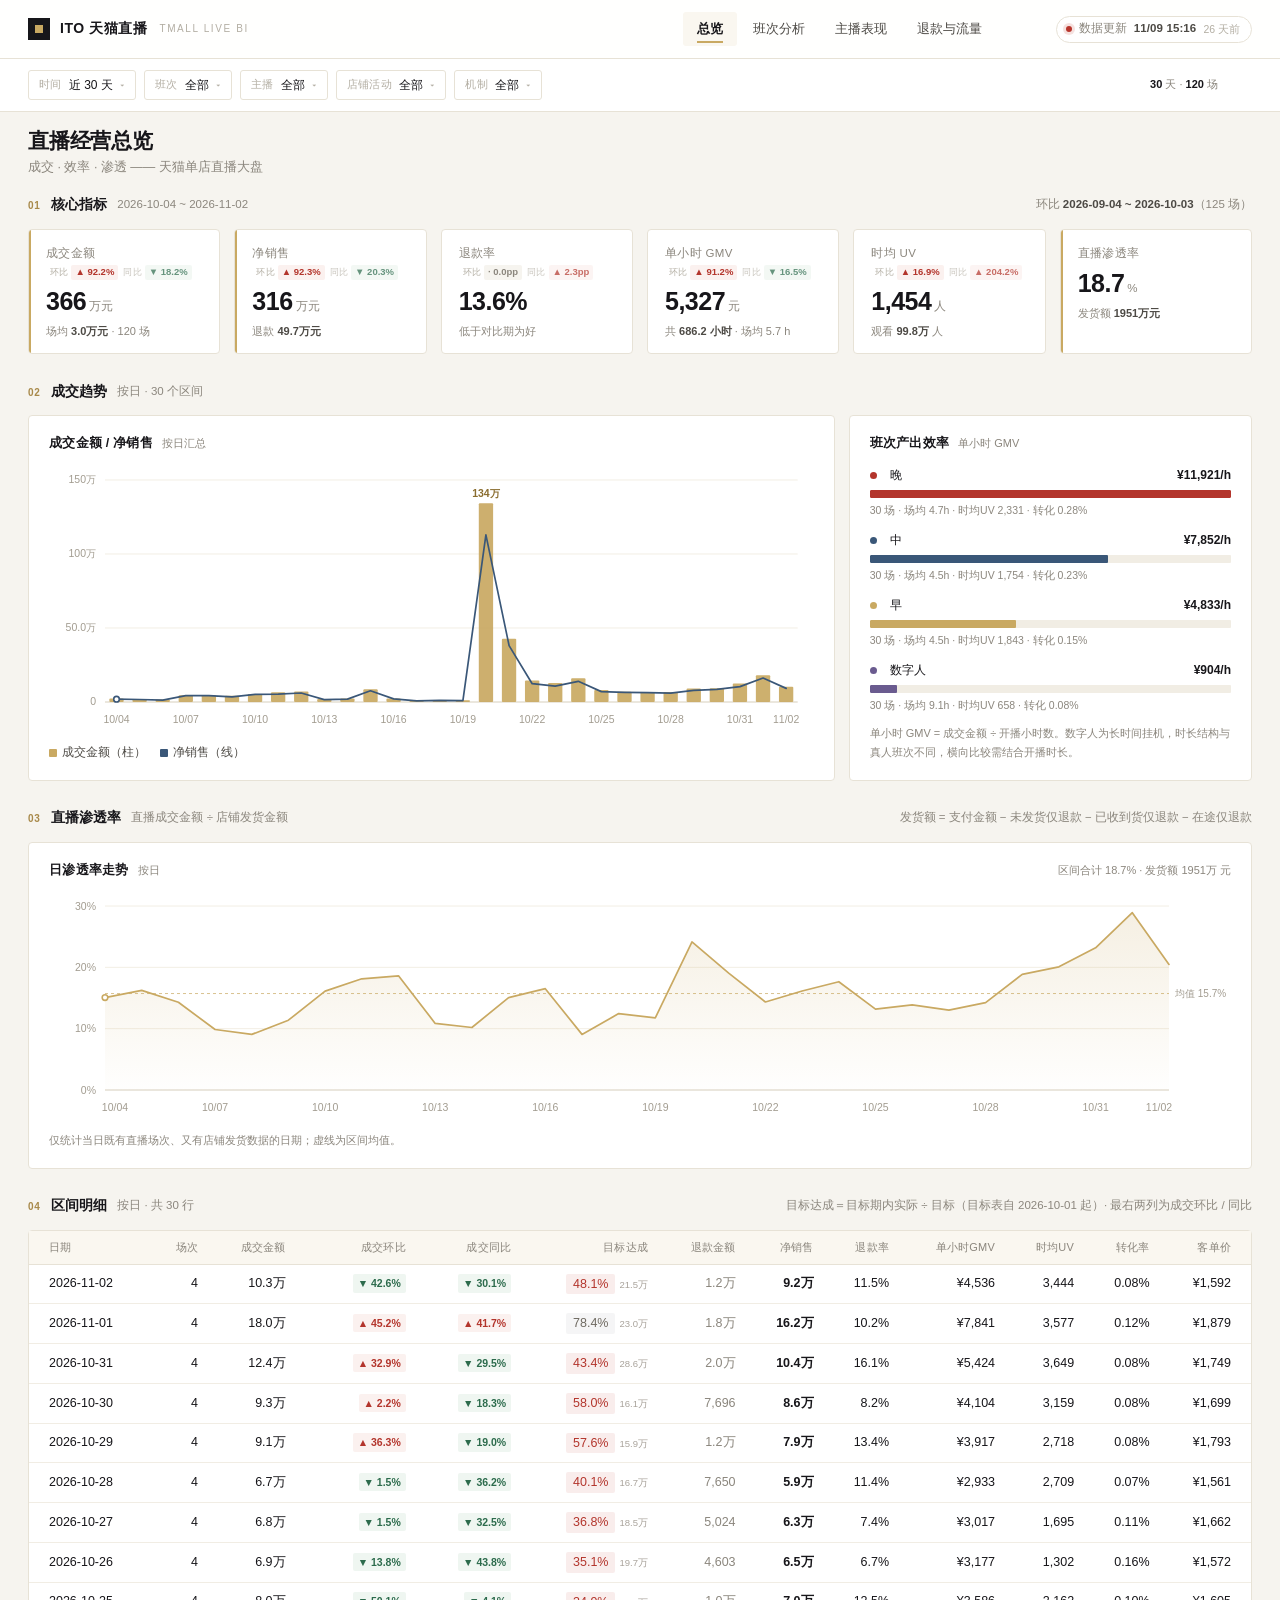
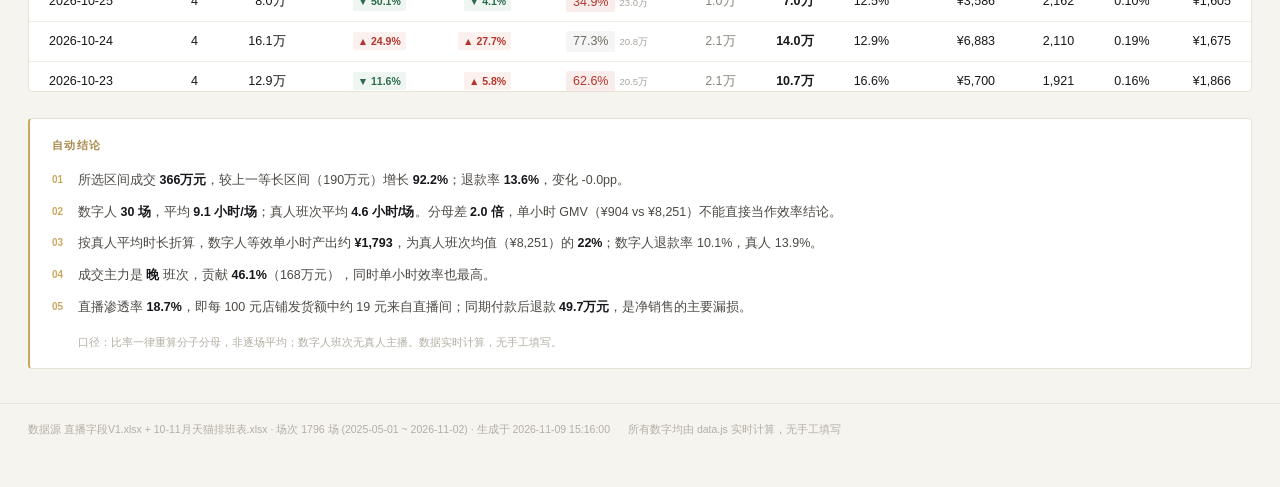
<file: index.html>
<!DOCTYPE html>
<html lang="zh-CN">
<head>
<meta charset="UTF-8">
<meta name="viewport" content="width=device-width, initial-scale=1">
<title>直播经营总览 · ITO 天猫直播</title>
<link rel="icon" href="data:image/svg+xml,<svg xmlns='http://www.w3.org/2000/svg' viewBox='0 0 32 32'><rect width='32' height='32' fill='%2317161a'/><rect x='12' y='12' width='8' height='8' fill='%23c9a962'/></svg>">
<link rel="stylesheet" href="shared.css">
</head>
<body>
<header id="topbar"></header>
<div id="fbar"></div>

<div class="wrap">
  <div class="page-hd">
    <div>
      <h1>直播经营总览</h1>
      <p>成交 · 效率 · 渗透 —— 天猫单店直播大盘</p>
    </div>
    <div class="hd-right" id="hdRight"></div>
  </div>

  <section class="sec">
    <div class="sec-h">
      <span class="idx">01</span><h2>核心指标</h2><em id="kpiRange"></em>
      <div class="right" id="kpiCmp"></div>
    </div>
    <div class="grid g6" id="kpis"></div>
  </section>

  <section class="sec">
    <div class="sec-h">
      <span class="idx">02</span><h2>成交趋势</h2><em id="trendSub"></em>
    </div>
    <div class="grid g21">
      <div class="card">
        <div class="card-hd"><h3>成交金额 / 净销售</h3><span id="trendGrain"></span></div>
        <div class="card-body"><div id="trendChart" class="chart-wrap"></div></div>
        <div class="legend card-ft" id="trendLegend">
          <span><i style="background:#c9a962"></i>成交金额</span>
          <span><i style="background:#3a5778"></i>净销售</span>
        </div>
      </div>
      <div class="card">
        <div class="card-hd"><h3>班次产出效率</h3><span>单小时 GMV</span></div>
        <div class="card-body"><div id="shiftBars"></div></div>
        <div class="note card-ft">单小时 GMV = 成交金额 ÷ 开播小时数。数字人为长时间挂机，时长结构与真人班次不同，横向比较需结合开播时长。</div>
      </div>
    </div>
  </section>

  <section class="sec">
    <div class="sec-h">
      <span class="idx">03</span><h2>直播渗透率</h2><em>直播成交金额 ÷ 店铺发货金额</em>
      <div class="right">发货额 = 支付金额 − 未发货仅退款 − 已收到货仅退款 − 在途仅退款</div>
    </div>
    <div class="card">
      <div class="card-hd"><h3>日渗透率走势</h3><span id="penSub"></span><div class="r" id="penRight"></div></div>
      <div id="penChart" class="chart-wrap"></div>
      <div class="note card-ft">仅统计当日既有直播场次、又有店铺发货数据的日期；虚线为区间均值。</div>
    </div>
  </section>

  <section class="sec">
    <div class="sec-h">
      <span class="idx">04</span><h2>区间明细</h2><em id="detailSub"></em>
      <div class="right">目标达成＝目标期内实际 ÷ 目标（目标表自 2026-10-01 起）· 最右两列为成交环比 / 同比</div>
    </div>
    <div class="card flush"><div class="tbl-wrap scroll"><table id="detailTable"></table></div></div>
  </section>

  <section class="sec">
    <div class="insight" id="insight"></div>
  </section>
</div>

<div class="foot">
  <span id="footMeta"></span>
  <span id="footTip">所有数字均由 data.js 实时计算，无手工填写</span>
</div>

<script src="data.js"></script>
<script src="app.js"></script>
<script>
(async function () {
  try { await loadData(); } catch (e) {
    document.getElementById('kpis').innerHTML = '<div class="empty">' + e.message + '<br>请先运行 python build_data.py 生成 data.js</div>';
    return;
  }
  document.getElementById('footMeta').textContent =
    '数据源 ' + D.meta.src + ' + ' + D.meta.sch + ' · 场次 ' + D.meta.sessions + ' 场 (' + D.meta.dateFrom + ' ~ ' + D.meta.dateTo + ') · 生成于 ' + D.meta.generated;
  bootShell('30', renderAll);
})();

function renderAll() {
  renderKPI();
  renderTrend();
  renderShiftBars();
  renderPen();
  renderDetail();
  renderInsight();
}

/* ---------------- 01 核心指标 ---------------- */
function renderKPI() {
  const a = F.roll, b = F.prevRoll, y = F.yoyRoll;
  const pen = F.shipTotal ? a.gmv / F.shipTotal : null;

  document.getElementById('kpiRange').textContent = F.from + ' ~ ' + F.to;
  document.getElementById('kpiCmp').innerHTML = F.cmp === 'yoy'
    ? (F.hasYoy
      ? '同比 <b>' + F.yoyFrom + ' ~ ' + F.yoyTo + '</b>（' + y.n + ' 场）'
      : '<span style="color:#b3aea3">去年同期无数据，同比不可用</span>')
    : (F.prevRoll.n
      ? '环比 <b>' + F.prevFrom + ' ~ ' + F.prevTo + '</b>（' + F.prevRoll.n + ' 场）'
      : '<span style="color:#b3aea3">无对比期（已到数据起点）</span>');

  const money = v => { const [n, u] = fmt.mpart(v); return { val: n, unit: u ? u + '元' : '元' }; };
  const M = money(a.gmv), N = money(a.net), H = money(a.hvGmv), U = fmt.mpart(a.hUv);
  const penNote = F.dimActive ? ' · <span style="color:#b3352c">维度筛选时按店铺全量计</span>' : '';

  const items = [
    { lab: '成交金额', ...M, key: 1, delta: cmpHtml(a.gmv, b.gmv, y.gmv), sub: '场均 <b>' + fmt.money(a.perSess) + '元</b> · ' + a.n + ' 场' },
    { lab: '净销售', ...N, key: 1, delta: cmpHtml(a.net, b.net, y.net), sub: '退款 <b>' + fmt.money(a.rf) + '元</b>' },
    { lab: '退款率', val: fmt.pct(a.rrate), unit: '', delta: cmpHtml(a.rrate, b.rrate, y.rrate, { pp: 1 }), sub: '低于对比期为好' },
    { lab: '单小时 GMV', ...H, delta: cmpHtml(a.hvGmv, b.hvGmv, y.hvGmv), sub: '共 <b>' + fmt.dec1(a.durH) + ' 小时</b> · 场均 ' + fmt.dec1(a.durPer) + ' h' },
    { lab: '时均 UV', val: U[0], unit: (U[1] || '') + '人', delta: cmpHtml(a.hUv, b.hUv, y.hUv), sub: '观看 <b>' + fmt.money(a.uv) + '</b> 人' },
    { lab: '直播渗透率', val: pen === null ? '—' : (pen * 100).toFixed(1), unit: pen === null ? '' : '%', key: 1, sub: '发货额 <b>' + fmt.money(F.shipTotal) + '元</b>' + penNote },
  ];
  document.getElementById('kpis').innerHTML = kpiHtml(items);
}

/* ---------------- 02 趋势 ---------------- */
function renderTrend() {
  const grain = F.grain;
  const rows = trimTail(groupByGrain(F.sessions, grain), grain);
  const gname = GRAIN_NAME[grain];

  document.getElementById('trendSub').textContent = gname + ' · ' + rows.length + ' 个区间';
  document.getElementById('trendGrain').textContent = gname + '汇总';
  document.getElementById('trendLegend').innerHTML = grain === 'day'
    ? '<span><i style="background:#c9a962"></i>成交金额（柱）</span><span><i style="background:#3a5778"></i>净销售（线）</span>'
    : '<span><i style="background:#c9a962"></i>成交金额</span><span><i style="background:#3a5778"></i>净销售</span>';

  lineChart(document.getElementById('trendChart'), {
    height: 268,
    bars: grain === 'day',
    labels: rows.map(r => grainLabel(r.k, grain)),
    series: [
      { name: '成交金额', color: '#c9a962', data: rows.map(r => r.gmv), area: grain !== 'day', width: 2 },
      { name: '净销售', color: '#3a5778', data: rows.map(r => r.net), width: 1.7 },
    ],
    yFmt: v => fmt.money(v),
    yMin0: true,
    maxXLabels: 10,
    peakLabel: true,
    tipTitle: (lb, i) => {
      if (grain === 'month' || grain === 'quarter') return rows[i].k;
      if (grain === 'week') return rows[i].k + ' 起一周';
      return rows[i].k;
    },
  });
}

/* ---------------- 02b 班次效率 ---------------- */
function renderShiftBars() {
  const m = calc.group(F.sessions, s => s.sh);
  const host = document.getElementById('shiftBars');
  if (!m.size) { host.innerHTML = '<div class="empty">所选区间暂无数据</div>'; return; }
  const items = SHIFTS.filter(s => m.has(s)).map(s => {
    const r = calc.rollup(m.get(s));
    return {
      name: '<span class="dot" style="background:' + SC[s] + '"></span>' + s,
      v: r.hvGmv || 0,
      txt: fmt.yuan(r.hvGmv) + '/h',
      c: SC[s],
      foot: r.n + ' 场 · 场均 ' + fmt.dec1(r.durPer) + 'h · 时均UV ' + fmt.int(r.hUv) + ' · 转化 ' + fmt.pct(r.conv, 2),
    };
  }).sort((a, b) => b.v - a.v);
  host.innerHTML = barsHtml(items);
}

/* ---------------- 03 渗透率 ---------------- */
function renderPen() {
  const grain = F.days <= 120 ? 'day' : 'week';
  const buckets = new Map();
  for (const x of F.shop) {
    if (x.ship === null || x.ship === undefined) continue;
    const lv = F.liveDay.get(x.d);
    const k = grain === 'day' ? x.d : dU.weekStart(x.d);
    const o = buckets.get(k) || { gmv: 0, ship: 0, has: false };
    o.ship += x.ship;
    if (lv) { o.gmv += lv.gmv; o.has = true; }
    buckets.set(k, o);
  }
  const rows = [...buckets.keys()].sort().filter(k => buckets.get(k).has)
    .map(k => ({ k, v: buckets.get(k).ship ? buckets.get(k).gmv / buckets.get(k).ship : null }));

  const avg = rows.length ? rows.reduce((t, r) => t + r.v, 0) / rows.length : null;
  const totalPen = F.shipTotal ? F.roll.gmv / F.shipTotal : null;
  document.getElementById('penSub').textContent = grain === 'day' ? '按日' : '按周';
  document.getElementById('penRight').textContent = '区间合计 ' + fmt.pct(totalPen) + ' · 发货额 ' + fmt.money(F.shipTotal) + ' 元';

  lineChart(document.getElementById('penChart'), {
    height: 230,
    labels: rows.map(r => grain === 'day' ? fmt.md(r.k) : fmt.md(r.k)),
    series: [{ name: '渗透率', color: '#c9a962', data: rows.map(r => r.v), area: true, width: 1.7 }],
    yFmt: v => (v * 100).toFixed(0) + '%',
    maxXLabels: 12,
    avgLine: avg ? { value: avg, label: '均值 ' + fmt.pct(avg) } : null,
  });
}

/* ---------------- 04 明细 ---------------- */
function renderDetail() {
  const grain = F.grain;
  const rows = groupByGrain(F.sessions, grain).slice().reverse();
  const gname = GRAIN_COL[grain];
  document.getElementById('detailSub').textContent = GRAIN_NAME[grain] + ' · 共 ' + rows.length + ' 行';

  /* 逐桶同比：去年同期同一分桶的成交额；同比不可用时整列留空，不给假数 */
  const yMap = F.hasYoy
    ? new Map(groupByGrain(F.yoySessions, grain).map(r => [r.k, r.gmv]))
    : new Map();

  let html = '<thead><tr><th>' + gname + '</th><th>场次</th><th>成交金额</th><th>成交环比</th><th>成交同比</th>'
    + '<th>目标达成</th><th>退款金额</th><th>净销售</th>'
    + '<th>退款率</th><th>单小时GMV</th><th>时均UV</th><th>转化率</th><th>客单价</th></tr></thead><tbody>';

  const tBucket = tgt.byBucket(grain);
  const aBucket = tgt.actualByBucket(grain, F.sessions);
  rows.forEach((r, i) => {
    const prev = rows[i + 1];
    const d = prev ? deltaHtml(r.gmv, prev.gmv) : '<span class="delta flat">—</span>';
    const yv = yMap.get(yoyKey(r.k, grain));
    const dy = (yv === undefined || yv === null) ? '<span class="delta flat">—</span>' : deltaHtml(r.gmv, yv);
    const partial = r.days < (grain === 'quarter' ? 60 : grain === 'month' ? 15 : grain === 'week' ? 5 : 1) && i === 0;
    const T = tBucket.get(r.k) || 0;
    const A = aBucket.get(r.k) || 0;
    const rate = tgt.rate(A, T);
    html += '<tr>'
      + '<td>' + r.k + (partial ? ' <span class="tag mute">不完整</span>' : '') + '</td>'
      + '<td class="num">' + r.n + '</td>'
      + '<td class="num">' + fmt.money(r.gmv) + '</td>'
      + '<td class="num">' + d + '</td>'
      + '<td class="num">' + dy + '</td>'
      + '<td class="num">' + (rate === null ? '<span style="color:#b3aea3">无目标</span>'
        : '<span title="目标期内实际 ' + fmt.yuan(A) + ' / 目标 ' + fmt.yuan(T) + '">'
        + goalPill(rate) + '</span><span style="font-size:9.5px;color:#a8a29a;margin-left:4px">'
        + fmt.money(T) + '</span>') + '</td>'
      + '<td class="num" style="color:#8b867d">' + fmt.money(r.rf) + '</td>'
      + '<td class="num"><b>' + fmt.money(r.net) + '</b></td>'
      + '<td class="num">' + fmt.pct(r.rrate) + '</td>'
      + '<td class="num">' + fmt.yuan(r.hvGmv) + '</td>'
      + '<td class="num">' + fmt.int(r.hUv) + '</td>'
      + '<td class="num">' + fmt.pct(r.conv, 2) + '</td>'
      + '<td class="num">' + fmt.yuan(r.aov) + '</td>'
      + '</tr>';
  });

  const t = F.roll;
  const tSum = tgt.sum(F.from, F.to).sum;
  const tAct = F.sessions.filter(s => D.targets[s.d]).reduce((a, s) => a + (s.gmv || 0), 0);
  const tRate = tgt.rate(tAct, tSum);
  html += '</tbody><tfoot><tr>'
    + '<td>区间合计</td><td class="num">' + t.n + '</td>'
    + '<td class="num">' + fmt.money(t.gmv) + '</td>'
    + '<td class="num">' + deltaHtml(t.gmv, F.prevRoll.gmv) + '</td>'
    + '<td class="num">' + (F.hasYoy ? deltaHtml(t.gmv, F.yoyRoll.gmv) : '<span class="delta flat">—</span>') + '</td>'
    + '<td class="num">' + (tRate === null ? '—'
      : '<span title="目标期内实际 ' + fmt.yuan(tAct) + ' / 目标 ' + fmt.yuan(tSum) + '">'
      + goalPill(tRate) + '</span><span style="font-size:9.5px;color:#a8a29a;margin-left:4px">'
      + fmt.money(tSum) + '</span>') + '</td>'
    + '<td class="num">' + fmt.money(t.rf) + '</td>'
    + '<td class="num">' + fmt.money(t.net) + '</td>'
    + '<td class="num">' + fmt.pct(t.rrate) + '</td>'
    + '<td class="num">' + fmt.yuan(t.hvGmv) + '</td>'
    + '<td class="num">' + fmt.int(t.hUv) + '</td>'
    + '<td class="num">' + fmt.pct(t.conv, 2) + '</td>'
    + '<td class="num">' + fmt.yuan(t.aov) + '</td>'
    + '</tr></tfoot>';

  document.getElementById('detailTable').innerHTML = html;
}

/* ---------------- 05 结论 ---------------- */
function renderInsight() {
  const a = F.roll, b = F.prevRoll;
  const li = [];

  if (b.n) {
    const ch = (a.gmv - b.gmv) / b.gmv;
    li.push('所选区间成交 <b>' + fmt.money(a.gmv) + '元</b>，较上一等长区间（' + fmt.money(b.gmv) + '元）'
      + (ch >= 0 ? '增长' : '下降') + ' <b>' + Math.abs(ch * 100).toFixed(1) + '%</b>；'
      + '退款率 <b>' + fmt.pct(a.rrate) + '</b>，变化 ' + fmt.pp(a.rrate - b.rrate) + '。');
  } else {
    li.push('所选区间共 <b>' + F.days + ' 天 / ' + a.n + ' 场</b>，成交 <b>' + fmt.money(a.gmv) + '元</b>，'
      + '净销售 <b>' + fmt.money(a.net) + '元</b>，退款率 <b>' + fmt.pct(a.rrate) + '</b>。该区间已顶到数据起点，无同长度对比期。');
  }

  const m = calc.group(F.sessions, s => s.sh);
  const human = SHIFTS.filter(s => s !== '数字人').flatMap(s => m.get(s) || []);
  const robot = m.get('数字人') || [];
  if (human.length && robot.length) {
    const h = calc.rollup(human), r = calc.rollup(robot);
    const hDur = h.durH / h.n, rDur = r.durH / r.n;
    li.push('数字人 <b>' + r.n + ' 场</b>，平均 <b>' + fmt.dec1(rDur) + ' 小时/场</b>；真人班次平均 <b>'
      + fmt.dec1(hDur) + ' 小时/场</b>。分母差 <b>' + (rDur / hDur).toFixed(1) + ' 倍</b>，'
      + '单小时 GMV（' + fmt.yuan(r.hvGmv) + ' vs ' + fmt.yuan(h.hvGmv) + '）不能直接当作效率结论。');
    const norm = r.gmv / (r.n * hDur);
    li.push('按真人平均时长折算，数字人等效单小时产出约 <b>' + fmt.yuan(norm) + '</b>，为真人班次均值（'
      + fmt.yuan(h.hvGmv) + '）的 <b>' + (norm / h.hvGmv * 100).toFixed(0) + '%</b>；数字人退款率 '
      + fmt.pct(r.rrate) + "，真人 " + fmt.pct(h.rrate) + '。');
  }

  const shifts = SHIFTS.filter(s => m.has(s)).map(s => ({ s, r: calc.rollup(m.get(s)) }));
  const top = shifts.slice().sort((x, y) => y.r.gmv - x.r.gmv)[0];
  const best = shifts.filter(x => x.s !== '数字人').sort((x, y) => y.r.hvGmv - x.r.hvGmv)[0];
  if (top) {
    li.push('成交主力是 <b>' + top.s + '</b> 班次，贡献 <b>' + fmt.pct(top.r.gmv / a.gmv) + '</b>（'
      + fmt.money(top.r.gmv) + '元）' + (best && best.s !== top.s
        ? '；单小时效率最高的是 <b>' + best.s + '</b>（' + fmt.yuan(best.r.hvGmv) + '/h）。' : '，同时单小时效率也最高。'));
  }

  if (F.shipTotal) {
    li.push('直播渗透率 <b>' + fmt.pct(a.gmv / F.shipTotal) + '</b>，即每 100 元店铺发货额中约 '
      + Math.round(a.gmv / F.shipTotal * 100) + ' 元来自直播间；同期付款后退款 <b>' + fmt.money(a.rf)
      + '元</b>，是净销售的主要漏损。');
  }

  document.getElementById('insight').innerHTML =
    '<h3>自动结论</h3><ol>' + li.map(x => '<li>' + x + '</li>').join('') + '</ol>'
    + '<div class="src">口径：比率一律重算分子分母，非逐场平均；数字人班次无真人主播。数据实时计算，无手工填写。</div>';
}

onResize(() => { renderTrend(); renderPen(); });
</script>
</body>
</html>
</file>
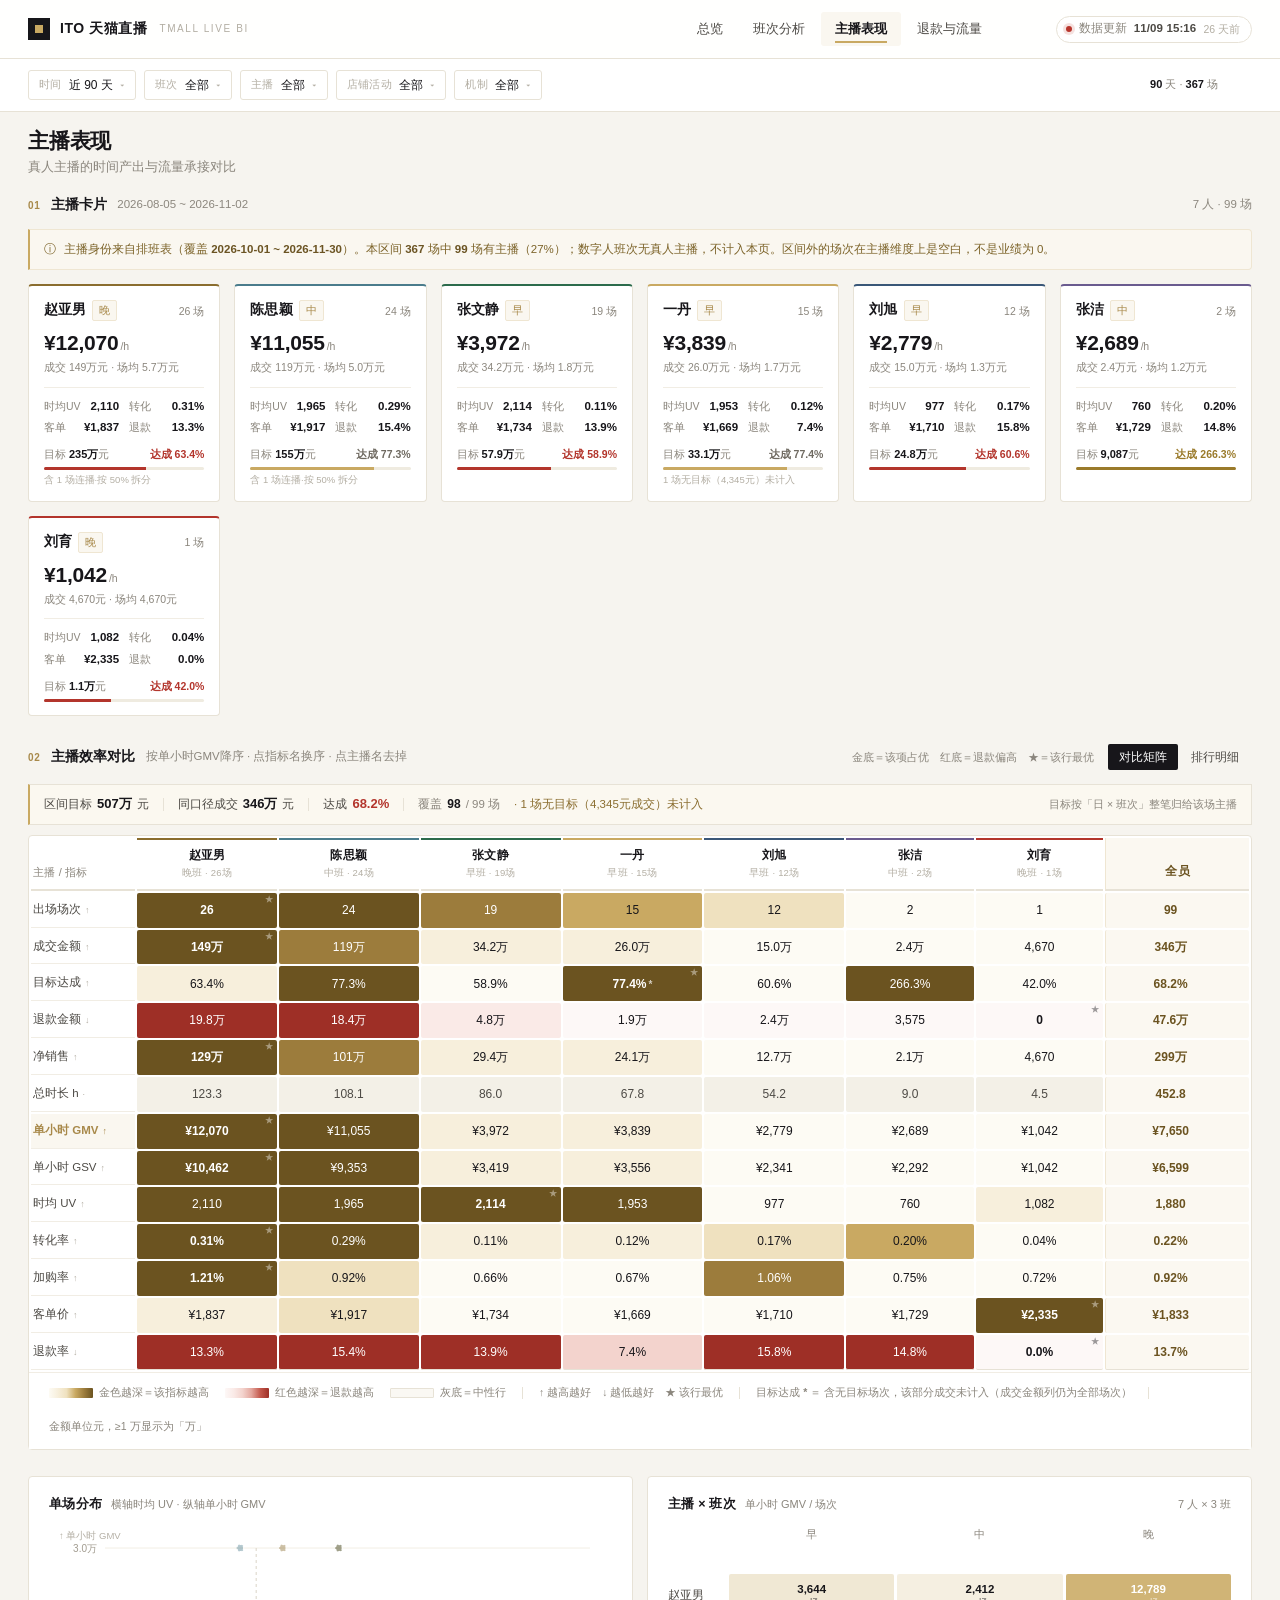
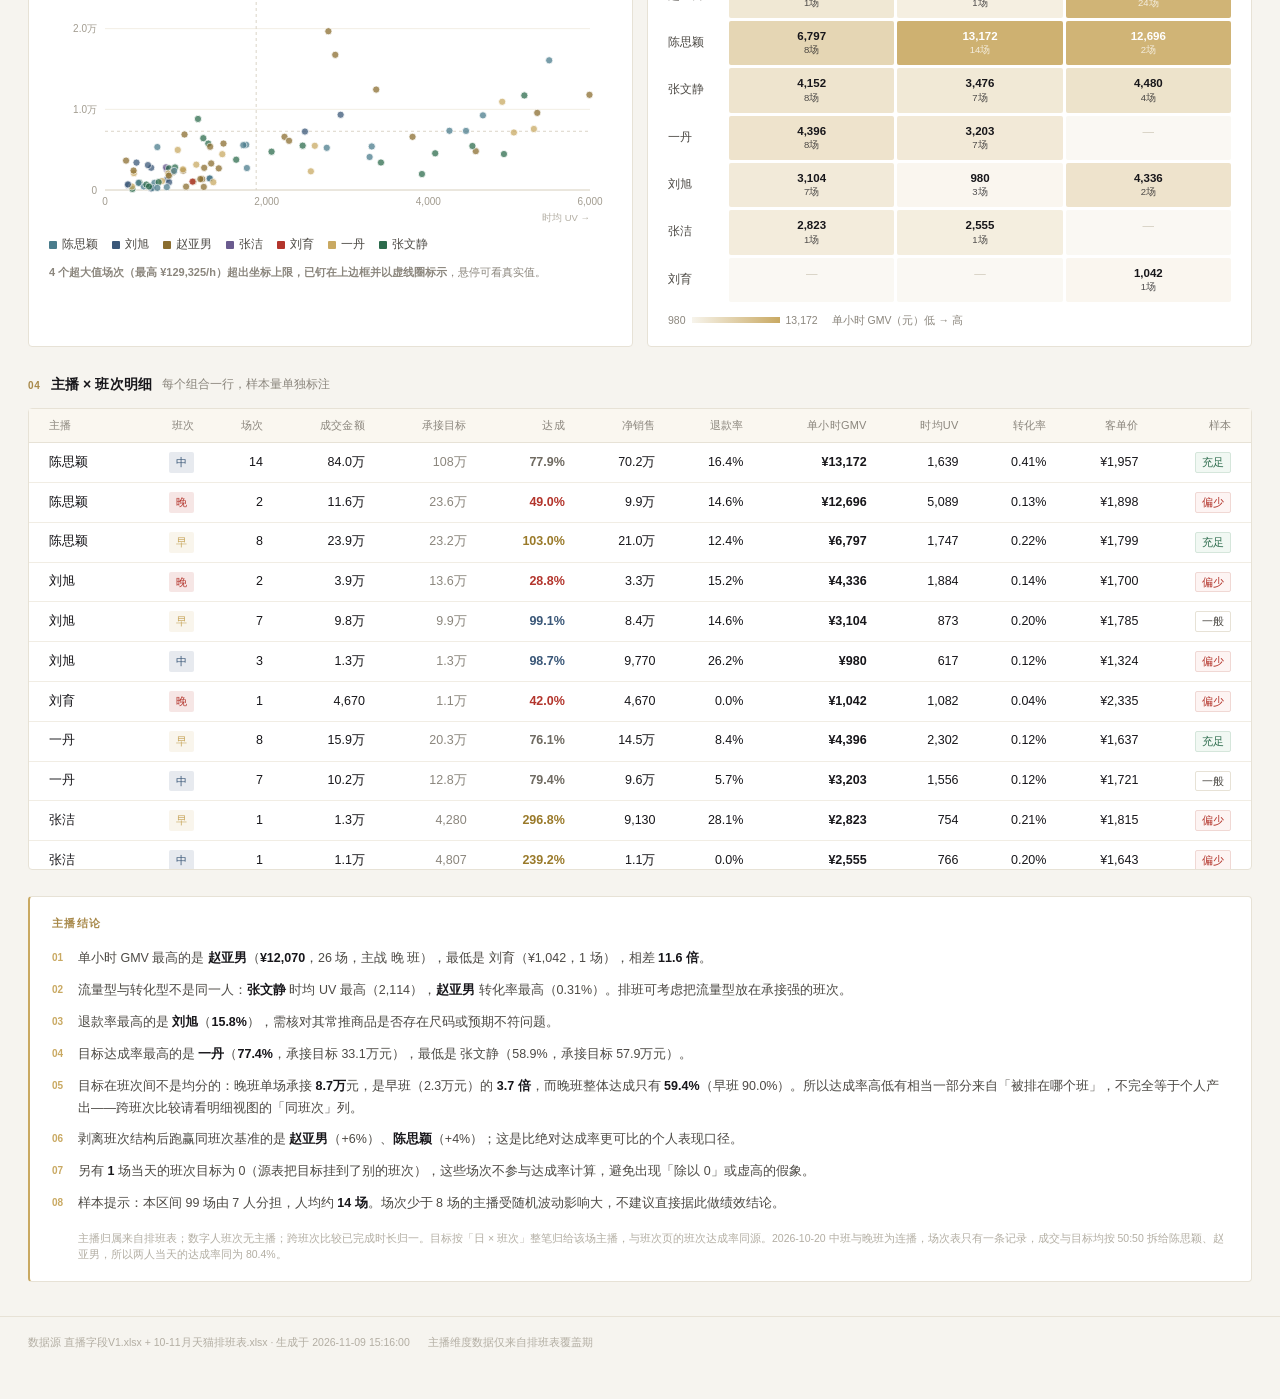
<file: anchor.html>
<!DOCTYPE html>
<html lang="zh-CN">
<head>
<meta charset="UTF-8">
<meta name="viewport" content="width=device-width, initial-scale=1">
<title>主播表现 · ITO 天猫直播</title>
<link rel="icon" href="data:image/svg+xml,<svg xmlns='http://www.w3.org/2000/svg' viewBox='0 0 32 32'><rect width='32' height='32' fill='%2317161a'/><rect x='12' y='12' width='8' height='8' fill='%23c9a962'/></svg>">
<link rel="stylesheet" href="shared.css">
<style>
.acard {
  background: var(--card); border: 1px solid var(--line); border-radius: var(--r);
  padding: 14px 15px 13px; display: flex; flex-direction: column; min-width: 0;
}
.ac-head { display: flex; align-items: center; gap: 6px; margin-bottom: 9px; }
.ac-head b { font-size: 13.5px; font-weight: 600; letter-spacing: .01em; }
.ac-head em { font-style: normal; margin-left: auto; font-size: 10.5px; color: var(--ink-3); }
.ac-val { font-size: 21px; font-weight: 600; line-height: 1.2; letter-spacing: -.01em; font-variant-numeric: tabular-nums; }
.ac-val small { font-size: 10.5px; color: var(--ink-3); font-weight: 500; margin-left: 2px; }
.ac-sub { font-size: 10.5px; color: var(--ink-3); margin-top: 4px; }
.ac-grid {
  display: grid; grid-template-columns: 1fr 1fr; gap: 4px 10px;
  margin-top: 11px; padding-top: 10px; border-top: 1px solid var(--line-2);
}
.ac-grid div { display: flex; justify-content: space-between; align-items: baseline; font-size: 10.5px; color: var(--ink-3); gap: 4px; }
.ac-grid b { color: var(--ink); font-weight: 600; font-variant-numeric: tabular-nums; font-size: 11.5px; }
/* 卡片底部目标进度：条满即 100%，超出用金字标注数值 */
.ac-goal { margin-top: 9px; }
.ac-goal .gl { display: flex; justify-content: space-between; align-items: baseline; font-size: 10.5px; color: var(--ink-3); margin-bottom: 4px; }
.ac-goal .gl b { color: var(--ink); font-weight: 600; font-variant-numeric: tabular-nums; font-size: 11px; }
.ac-goal .gl .gr { font-variant-numeric: tabular-nums; font-weight: 600; }
.ac-goal .gt { height: 3px; background: #EFEBE0; border-radius: 2px; overflow: hidden; }
.ac-goal .gt i { display: block; height: 100%; background: var(--gold); }
.ac-goal .gt i.over { background: #9a7a2a; }
.ac-goal .gt i.low { background: #b3352c; }
.ac-goal .gm { font-size: 9.5px; color: var(--ink-4); margin-top: 3px; }

/* 目标口径条：一行说清区间目标、同口径成交、覆盖率 */
.goalbar {
  display: flex; align-items: center; gap: 14px; flex-wrap: wrap;
  padding: 9px 14px; margin-bottom: 10px;
  background: #FBF8F0; border: 1px solid var(--line); border-left: 2px solid var(--gold);
  font-size: 11.5px; color: var(--ink-2);
}
.goalbar .gb-it { display: inline-flex; align-items: baseline; gap: 5px; }
.goalbar b { font-variant-numeric: tabular-nums; color: var(--ink); font-weight: 600; font-size: 13px; }
.goalbar .gb-sep { width: 1px; height: 13px; background: var(--line); }
.goalbar .gb-note { margin-left: auto; color: var(--ink-3); font-size: 10.5px; }
.goalbar .gb-warn { color: #8a6d2f; }
.gstar { font-size: 10px; margin-left: 2px; opacity: .7; color: inherit; }

/* ---- 02 效率对比 ---- */
.cmp-tools { display: flex; align-items: center; gap: 12px; }
.cmp-tip { font-size: 11px; color: var(--ink-3); white-space: nowrap; }
.vtabs { display: inline-flex; background: var(--bg); padding: 2px; border-radius: 3px; gap: 2px; }
.vtabs button {
  font-family: inherit; font-size: 11.5px; color: var(--ink-2); border: none;
  background: transparent; padding: 4px 11px; border-radius: 2px; cursor: pointer;
  white-space: nowrap; transition: .12s; line-height: 1.6;
}
.vtabs button:hover { color: var(--ink); background: #fff; }
.vtabs button.on { background: var(--ink); color: #fff; font-weight: 500; }

.mtx { width: 100%; border-collapse: separate; border-spacing: 2px; font-size: 12px; }
.mtx thead th {
  background: #fff; border: none; border-bottom: 2px solid var(--line);
  text-align: center; font-size: 12px; font-weight: 600; color: var(--ink);
  padding: 6px 6px 8px; white-space: nowrap; vertical-align: bottom;
}
/* 表头【不做】竖向吸顶——这里踩过坑：
   #cmpWrap 是 .tbl-wrap（overflow:auto）的滚动容器，它自身不会竖向滚动，
   所以在 thead th 上写 top:58px 不会「滚动时吸附」，而是被约束直接往下推 58px：
   thead 盒留在原位，子元素 th 被推开，于是「出场场次」整行 +「成交金额」半行被盖住。
   要真吸顶必须先把滚动容器拿掉，代价是窄屏丢掉横向滚动，不划算；
   13 行指标整屏可见，不需要吸顶。横向滚动的首列冻结（th.rix left:0）保留。 */
.mtx thead th .sh {
  display: block; font-size: 9.5px; font-weight: 400; color: var(--ink-4);
  margin-top: 2px; letter-spacing: .02em;
}
.mtx th.rix {
  text-align: left; position: sticky; left: 0; z-index: 4;
  background: #fff; color: var(--ink-2); font-size: 11.5px; font-weight: 500;
  padding: 8px 12px 8px 2px; white-space: nowrap; cursor: pointer;
  border: none; border-bottom: 1px solid var(--line-2);
  min-width: 104px; width: 104px;
}
.mtx thead th.rix {
  z-index: 5; border-bottom: 2px solid var(--line); color: var(--ink-3);
  cursor: default; font-size: 11px;
}
.mtx tbody th.rix em { font-style: normal; font-size: 9px; color: var(--ink-4); margin-left: 4px; }
.mtx tbody th.rix:hover { color: var(--gold-d); background: var(--gold-bg); }
.mtx tr.on th.rix { color: var(--gold-d); font-weight: 700; background: var(--gold-bg); }
.mtx tr.on th.rix em { color: var(--gold-d); }
.mtx td {
  text-align: center; padding: 8px 6px; border: none; border-radius: 2px;
  font-variant-numeric: tabular-nums; white-space: nowrap; font-size: 12px;
  color: var(--ink); position: relative;
}
.mtx td.best { font-weight: 700; }
.mtx td .bst { position: absolute; right: 4px; top: 3px; font-size: 7.5px; opacity: .42; line-height: 1; }

/* 表头主播名可点：点一下把 TA 从对比里去掉，全页数据随之重算 */
.mtx thead th.pick { cursor: pointer; transition: background .12s, color .12s; }
.mtx thead th.pick:hover { background: #FBF5E8; color: var(--gold-d); }
.mtx thead th.pick:hover .sh { color: var(--gold-d); opacity: .8; }
#rankTable td.pick { cursor: pointer; }
#rankTable td.pick:hover b { color: var(--gold-d); }
#rankTable td.pick:hover { background: #FBF5E8; }

/* 已去掉主播的恢复条 */
.an-bar {
  display: flex; align-items: center; gap: 8px; flex-wrap: wrap;
  padding: 8px 14px; margin-bottom: 10px;
  border: 1px solid var(--line); border-left: 2px solid var(--gold);
  background: #FDFBF5; font-size: 11.5px; color: var(--ink-2);
}
.an-bar[hidden] { display: none; }
.ab-lab b { color: var(--gold-d); font-size: 12.5px; }
.ab-chip {
  font: inherit; font-size: 11px; cursor: pointer; line-height: 1.5;
  border: 1px solid var(--line); background: #fff; color: var(--ink-2);
  padding: 2px 8px; border-radius: 2px; display: inline-flex; align-items: center; gap: 5px;
}
.ab-chip:hover { border-color: var(--gold); color: var(--gold-d); }
.ab-chip i { width: 6px; height: 6px; border-radius: 50%; display: inline-block; }
.ab-chip em { font-style: normal; color: var(--gold-d); font-weight: 700; }
.ab-hint { color: var(--ink-3); font-size: 10.5px; }
.ab-reset {
  margin-left: auto; font: inherit; font-size: 11px; cursor: pointer; line-height: 1.5;
  padding: 3px 12px; border: 1px solid var(--gold); background: #fff;
  color: var(--gold-d); border-radius: 2px; font-weight: 600;
}
.ab-reset:hover { background: var(--gold); color: #fff; }
.mtx td.sum, .mtx thead th.sum {
  background: #FBF8F1 !important; font-weight: 700; color: #6B5320;
  border-left: 1px solid var(--gold-l);
}
.mtx tbody tr:hover th.rix { background: var(--gold-bg); }

.heat-legend {
  display: flex; align-items: center; gap: 16px; flex-wrap: wrap;
  padding: 11px 20px 13px; border-top: 1px solid var(--line-2);
  font-size: 10.5px; color: var(--ink-3); background: #fff; line-height: 1.7;
}
.heat-legend .lg { display: flex; align-items: center; gap: 6px; }
.heat-legend .sw { width: 44px; height: 10px; border-radius: 1px; display: inline-block; flex: none; }
.heat-legend .sw.gold { background: linear-gradient(90deg,#FDFBF4,#F7EFDC,#EFE1BF,#C9A962,#9C7C3C,#6B5320); }
.heat-legend .sw.red { background: linear-gradient(90deg,#FDF8F7,#FAEAE7,#F3D3CD,#E4A79E,#C4594D,#9E2F26); }
.heat-legend .sw.none { background: #faf8f3; border: 1px solid var(--line); }
.heat-legend .sep { width: 1px; height: 12px; background: var(--line); }

@media (max-width: 1180px) {
  .cmp-tip { display: none; }
}

/* ---- 主播 / 场次类型筛选条 ---- */
.afbar {
  background: var(--card); border: 1px solid var(--line); border-radius: var(--r);
  padding: 10px 16px 11px; display: flex; flex-direction: column; gap: 7px;
  margin-bottom: 22px;
}
/* 筛选已并入顶部总控，页内这块整体隐藏（改 display 会盖掉 [hidden]，必须显式声明） */
.afbar[hidden] { display: none; }
.af-row { display: flex; align-items: center; gap: 12px; flex-wrap: wrap; min-height: 26px; }
.af-lab {
  font-size: 11px; color: var(--ink-3); letter-spacing: .1em; flex: none;
  width: 56px;
}
.af-hint { font-size: 10.5px; color: var(--ink-4); margin-left: auto; white-space: nowrap; }
.af-hint b { color: var(--ink-2); font-weight: 600; }
.chip.an {
  border: 1px solid var(--line); background: #fff; color: var(--ink-2);
  display: inline-flex; align-items: center; gap: 5px; padding: 3px 9px;
}
.chip.an i { width: 6px; height: 6px; border-radius: 50%; display: inline-block; flex: none; }
.chip.an.on {
  background: var(--gold-bg); border-color: var(--gold-l); color: var(--ink);
  font-weight: 500;
}
.chip.an:not(.on) { opacity: .58; }
.chip .cn { margin-left: 5px; font-size: 9.5px; opacity: .62; font-variant-numeric: tabular-nums; }
.chip.an.allbtn { margin-right: 6px; }
.chip.an.allbtn:not(.on) { opacity: .85; border-style: dashed; }
.chip.ty { border: 1px solid var(--line); background: #fff; color: var(--ink-2); }
.chip.ty.allbtn { border-style: dashed; }
.chip.ty.allbtn:not(.on) { color: var(--ink-3); }
.chip.ty:not(.allbtn):not(.on):hover { border-color: var(--gold-l); color: var(--ink); }
.chip.ty.more { color: var(--ink-3); border-style: dotted; background: transparent; }
.chip.ty.more:hover { color: var(--ink); border-color: var(--gold-l); }
/* 选中态必须放在所有普通态之后：同权重下后者胜出，否则会被压成深字压深底 */
.chip.ty.on { background: var(--ink); border-color: var(--ink); color: #fff; }
.chip.ty:disabled { opacity: .35; cursor: not-allowed; }
.chip.ty:disabled:hover { background: #fff; color: var(--ink-2); }
.chip.ty.on:disabled { background: var(--ink); color: #fff; }
#tyChips { max-width: 100%; }

@media (max-width: 1080px) {
  .af-hint { margin-left: 0; width: 100%; text-align: left; }
  /* 窄屏优先留数据，口径说明由图例和 tooltip 承担 */
  .goalbar .gb-note { display: none; }
}
</style>
</head>
<body>
<header id="topbar"></header>
<div id="fbar"></div>

<div class="wrap">
  <div class="page-hd">
    <div>
      <h1>主播表现</h1>
      <p>真人主播的时间产出与流量承接对比</p>
    </div>
    <div class="hd-right" id="hdRight"></div>
  </div>

  <!-- 页内筛选已并入顶部五维度总控条（主播维度 / 店铺活动维度），此处保留结构备用 -->
  <div class="afbar" id="afbar" hidden>
    <div class="af-row">
      <span class="af-lab">主播</span>
      <div class="chips" id="anChips"></div>
      <span class="af-hint" id="anHint"></span>
    </div>
    <div class="af-row">
      <span class="af-lab">活动场次</span>
      <div class="chips" id="tyChips"></div>
      <span class="af-hint" id="tyHint"></span>
    </div>
  </div>

  <section class="sec">
    <div class="sec-h">
      <span class="idx">01</span><h2>主播卡片</h2><em id="cardSub"></em>
      <div class="right" id="cardRight"></div>
    </div>
    <div class="alert" id="warn" style="margin-bottom:14px"></div>
    <div class="grid gauto" id="cards"></div>
  </section>

  <section class="sec">
    <div class="sec-h">
      <span class="idx">02</span><h2>主播效率对比</h2><em id="cmpSub"></em>
      <div class="right cmp-tools">
        <span class="cmp-tip" id="cmpTip"></span>
        <div class="vtabs" id="cmpTabs">
          <button type="button" data-v="matrix" class="on">对比矩阵</button>
          <button type="button" data-v="table">排行明细</button>
        </div>
      </div>
    </div>
    <div class="goalbar" id="goalBar"></div>
    <div class="an-bar" id="anBar" hidden></div>
    <div class="card flush">
      <div class="tbl-wrap" id="cmpWrap"></div>
      <div class="heat-legend" id="cmpLegend"></div>
    </div>
  </section>

  <section class="sec">
    <div class="grid g2">
      <div class="card">
        <div class="card-hd"><h3>单场分布</h3><span>横轴时均 UV · 纵轴单小时 GMV</span></div>
        <div id="scatter" class="chart-wrap"></div>
        <div class="legend card-ft" id="scatterLegend"></div>
        <div class="note card-ft" id="scatterNote">点越靠上＝单位时间产出越高；同一主播的点越分散，说明其表现越不稳定。</div>
      </div>
      <div class="card">
        <div class="card-hd"><h3>主播 × 班次</h3><span>单小时 GMV / 场次</span><div class="r" id="mtxRight"></div></div>
        <div id="matrix" class="card-body"></div>
        <div class="heat-scale card-ft" id="mtxScale"></div>
      </div>
    </div>
  </section>

  <section class="sec">
    <div class="sec-h">
      <span class="idx">04</span><h2>主播 × 班次明细</h2><em>每个组合一行，样本量单独标注</em>
    </div>
    <div class="card flush"><div class="tbl-wrap scroll"><table id="comboTable"></table></div></div>
  </section>

  <section class="sec"><div class="insight" id="insight"></div></section>
</div>

<div class="foot">
  <span id="footMeta"></span>
  <span>主播维度数据仅来自排班表覆盖期</span>
</div>

<script src="data.js"></script>
<script src="app.js"></script>
<script>
const AC = ['#c9a962', '#3a5778', '#b3352c', '#2c6b4c', '#6a5b8f', '#8a6d2f', '#4a7c8c', '#a4573b', '#5f7a4a'];

(async function () {
  try { await loadData(); } catch (e) {
    document.getElementById('cards').innerHTML = '<div class="empty">' + e.message + '</div>'; return;
  }
  document.getElementById('footMeta').textContent =
    '数据源 ' + D.meta.src + ' + ' + D.meta.sch + ' · 生成于 ' + D.meta.generated;

  const tabs = document.getElementById('cmpTabs');
  tabs.addEventListener('click', e => {
    const b = e.target.closest('button[data-v]');
    if (!b || b.classList.contains('on')) return;
    CMP_VIEW = b.dataset.v;
    [...tabs.children].forEach(x => x.classList.toggle('on', x === b));
    renderCmp();
  });

  document.getElementById('anChips').addEventListener('click', e => {
    const b = e.target.closest('button');
    if (!b) return;
    if (b.dataset.all) { AF.an = null; renderAll(); return; }
    if (b.dataset.an) toggleAn(b.dataset.an);
  });
  /* 矩阵表头 / 排行明细的主播名：点一下就从这个主播的对比里去/留。
     委托挂在容器上，内容重建后依然有效 */
  document.getElementById('cmpWrap').addEventListener('click', e => {
    const t = e.target.closest('.pick[data-an]');
    if (!t) return;
    toggleAn(t.dataset.an);
  });
  document.getElementById('tyChips').addEventListener('click', e => {
    const b = e.target.closest('button');
    if (!b || b.disabled) return;
    if (b.dataset.all) { AF.rn = null; renderAll(); return; }
    if (b.dataset.more) { AF.exp = !AF.exp; renderAf(); return; }
    if (b.dataset.rn) toggleRhythm(b.dataset.rn);
  });

  bootShell('90', renderAll);
})();

/* 主播页筛选状态：an=null 表示全选；rn=null 表示不限活动场次
   活动名称来自「天猫活动节奏」官方表（日期 -> 节奏），不再按标题关键词猜 */
const AF = { an: null, rn: null, exp: false };
const RN_MAX = 10;   /* 未展开时最多显示的活动数 */

function availAnchors() {
  const m = calc.group(F.sessions.filter(s => s.an), s => s.an);
  return [...m.entries()].sort((a, b) => b[1].length - a[1].length).map(x => x[0]);
}
function rnOf(s) { return s.rn || '日销'; }
function inAF(s) {
  if (AF.rn && !AF.rn.has(rnOf(s))) return false;
  if (AF.an && !AF.an.has(s.an)) return false;
  return true;
}
const A = () => F.sessions.filter(s => s.an && inAF(s));
function colorOf(name) {
  const i = D.anchors.indexOf(name);
  return AC[(i < 0 ? 0 : i) % AC.length];
}

function renderAf() {
  const all = availAnchors();
  const byAn = calc.group(F.sessions.filter(s => s.an), s => s.an);

  /* 日期区间变化后，清理已不存在的主播，并还原全选状态 */
  if (AF.an) {
    const keep = new Set([...AF.an].filter(n => all.includes(n)));
    AF.an = (keep.size === 0 || keep.size === all.length) ? null : keep;
  }

  document.getElementById('anChips').innerHTML =
    '<button type="button" class="chip an allbtn' + (AF.an ? '' : ' on') + '" data-all="1">全部</button>'
    + all.map(n => {
      const on = !AF.an || AF.an.has(n);
      return '<button type="button" class="chip an' + (on ? ' on' : '') + '" data-an="' + n + '">'
        + '<i style="background:' + colorOf(n) + '"></i>' + n
        + '<span class="cn">' + byAn.get(n).length + '</span></button>';
    }).join('');

  /* ---- 活动场次：官方节奏名，多选 ---- */
  const cur = F.sessions.filter(s => s.an);
  const cnt = {};
  cur.forEach(s => { const k = rnOf(s); cnt[k] = (cnt[k] || 0) + 1; });
  const names = Object.keys(cnt).sort((a, b) => cnt[b] - cnt[a] || a.localeCompare(b, 'zh'));

  if (AF.rn) {
    const keep = new Set([...AF.rn].filter(n => cnt[n]));
    AF.rn = (keep.size === 0 || keep.size === names.length) ? null : keep;
  }

  const shown = AF.exp ? names : names.slice(0, RN_MAX);
  const hidden = names.length - shown.length;
  document.getElementById('tyChips').innerHTML =
    '<button type="button" class="chip ty allbtn' + (AF.rn ? '' : ' on') + '" data-all="1">不限</button>'
    + shown.map(n => {
      const on = AF.rn ? AF.rn.has(n) : false;
      return '<button type="button" class="chip ty' + (on ? ' on' : '') + '" data-rn="' + n + '">'
        + n + '<span class="cn">' + cnt[n] + '</span></button>';
    }).join('')
    + (hidden > 0 || AF.exp && names.length > RN_MAX
      ? '<button type="button" class="chip ty more" data-more="1">'
        + (AF.exp ? '收起' : '更多 +' + hidden) + '</button>'
      : '');

  document.getElementById('anHint').innerHTML =
    '当前显示 <b>' + A().length + '</b> / ' + cur.length + ' 场'
    + (AF.an ? '　·　已选 <b>' + AF.an.size + '</b> 人' : '　·　全部主播');

  const act = cur.filter(s => s.rt === '活动').length;
  document.getElementById('tyHint').innerHTML = names.length <= 1
    ? '本区间只有「' + (names[0] || '—') + '」一种节奏，筛选暂无区分度'
    : '节奏名取自「天猫活动节奏」官方表　·　活动 <b>' + act + '</b> 场 / 日销 <b>' + (cur.length - act) + '</b> 场';
}

function renderAll() {
  renderAf();
  renderAnBar();
  renderWarn();
  renderCards();
  renderGoalBar();
  renderCmp();
  renderScatter();
  renderMatrix();
  renderCombo();
  renderInsight();
}

/* ---------------- 目标承接与达成率 ---------------- */
/* 目标表只给到「日 × 班次」，没有主播级目标。主播场次在本区间内
   「日期 + 班次」唯一（实测 0 处冲突），因此把该班次当天的目标整笔归给这场主播。
   以下情况返回 null，一律不按 0 处理：
   · 日期不在目标表内（目标表只覆盖 2026-10-01 起，选更早区间时会出现）
   · 该班次当天目标为 0（源表目标挂到了别的班次，如 10-20） */
function goalOf(s) {
  const arr = D.targets && D.targets[s.d];
  if (!arr) return null;
  const v = arr[SHIFTS.indexOf(s.sh)] || 0;
  return v > 0 ? v : null;
}

/* 分子分母同口径：只统计「有目标的场次」，其成交才计入分子。
   missAct 记录被排除场次的成交额——不参与达成率，但必须让人知道它存在，
   否则「成交 186 万 / 目标 71 万 = 73.6%」看起来像算错 */
function goalAgg(arr) {
  let tar = 0, act = 0, hit = 0, miss = 0, missAct = 0;
  arr.forEach(s => {
    const t = goalOf(s);
    if (t === null) { miss++; missAct += (s.gmv || 0); return; }
    tar += t; act += (s.gmv || 0); hit++;
  });
  return { tar, act, hit, miss, missAct, n: arr.length, rate: tar > 0 ? act / tar : null };
}

/* 同班次基准：不受主播多选影响，只跟日期区间与活动筛选走。
   作用是剥离「晚班目标被高估」这类结构差异——绝对达成率低不等于人差。 */
function benchMap() {
  const base = F.sessions.filter(s => s.an && (!AF.rn || AF.rn.has(rnOf(s))));
  const m = {};
  SHIFTS.forEach(sh => {
    const g = goalAgg(base.filter(s => s.sh === sh));
    if (g.rate !== null) m[sh] = g.rate;
  });
  return m;
}

/* 主播的「班次内相对表现」：按其各场次目标加权，得到该主播所处班次结构的基准率，
   再用实际达成率 ÷ 基准率。1.00 = 与同班次整体持平，>1 为跑赢同班次。 */
function relOf(arr, bench) {
  const ws = {};
  let wsum = 0;
  arr.forEach(s => {
    const t = goalOf(s);
    if (t === null || bench[s.sh] === undefined) return;
    ws[s.sh] = (ws[s.sh] || 0) + t;
    wsum += t;
  });
  if (!wsum) return null;
  let b = 0;
  Object.keys(ws).forEach(sh => { b += bench[sh] * ws[sh]; });
  b /= wsum;
  const g = goalAgg(arr);
  return (b > 0 && g.rate !== null) ? g.rate / b : null;
}

function byAnchor() {
  const m = calc.group(A(), s => s.an);
  const bench = benchMap();
  return [...m.entries()].map(([k, arr]) => {
    const r = calc.rollup(arr);
    r.an = k;
    const sh = calc.group(arr, s => s.sh);
    const main = [...sh.entries()].sort((a, b) => b[1].length - a[1].length)[0];
    r.mainShift = main[0];
    r.shiftCount = sh.size;
    const g = goalAgg(arr);
    r.tar = g.tar;
    r.gmvCov = g.act;
    r.gHit = g.hit;
    r.gMiss = g.miss;
    r.gMissAct = g.missAct;
    r.tRate = g.rate;
    r.rel = relOf(arr, bench);
    r.spN = arr.filter(s => s.sp).length;
    return r;
  }).sort((a, b) => b.hvGmv - a.hvGmv);
}

/* ---------------- 覆盖提示 ---------------- */
function renderWarn() {
  const total = F.roll.n;
  const withA = F.sessions.filter(s => s.an).length;
  const shown = A().length;
  const anyFilter = !!AF.an || !!AF.rn;
  document.getElementById('cardSub').textContent = F.from + ' ~ ' + F.to;
  document.getElementById('cardRight').textContent = byAnchor().length + ' 人 · ' + shown + ' 场';

  const el = document.getElementById('warn');
  if (!withA) {
    el.innerHTML = '<span>⚠</span><span>所选区间内没有主播排班数据。排班表仅覆盖 <b>' + D.meta.schedFrom + ' ~ '
      + D.meta.schedTo + '</b>，请把日期范围调到该区间内，或补一份更早的排班表后重跑数据管线。</span>';
    el.style.display = 'flex';
    return;
  }
  if (!shown) {
    el.innerHTML = '<span>⚠</span><span>当前筛选下没有可显示的场次。'
      + (AF.an ? '<b>已选主播为 0 人</b>；' : '')
      + (AF.rn ? '活动场次限定为「' + [...AF.rn].join(' / ') + '」，本区间该节奏无主播场次；' : '')
      + '可点上方「全部 / 不限」还原。</span>';
    el.style.display = 'flex';
    return;
  }
  el.innerHTML = '<span>ⓘ</span><span>主播身份来自排班表（覆盖 <b>' + D.meta.schedFrom + ' ~ ' + D.meta.schedTo
    + '</b>）。本区间 <b>' + total + '</b> 场中 <b>' + withA + '</b> 场有主播（'
    + fmt.pct(withA / (total || 1), 0) + '）；数字人班次无真人主播，不计入本页。'
    + (anyFilter ? '<b>当前已筛选，展示 ' + shown + ' 场。</b>' : '区间外的场次在主播维度上是空白，不是业绩为 0。')
    + '</span>';
}

/* ---------------- 筛选交互 ---------------- */
function toggleAn(name) {
  const all = availAnchors();
  if (!AF.an) AF.an = new Set(all);
  if (AF.an.has(name)) AF.an.delete(name); else AF.an.add(name);
  /* 点到全空或点回全选，都还原为「全部」——主播页没有主播就没有可看的内容 */
  if (AF.an.size === 0 || AF.an.size === all.length) AF.an = null;
  renderAll();
}

/* 已去掉主播的恢复条。
   列一旦去掉就没有表头可点了，必须留一个看得见、点得回来、能一键清空的地方，
   否则只能靠顶部 chips 找回来，而 chips 在矩阵看不到的屏幕上方。 */
function renderAnBar() {
  const el = document.getElementById('anBar');
  const all = availAnchors();
  if (!AF.an) { el.hidden = true; el.innerHTML = ''; return; }
  const off = all.filter(n => !AF.an.has(n));
  if (!off.length) { el.hidden = true; el.innerHTML = ''; return; }
  el.hidden = false;
  el.innerHTML = '<span class="ab-lab">已去掉 <b>' + off.length + '</b> 人，剩 <b>'
    + AF.an.size + '</b> 人参与对比</span>'
    + off.map(n => '<button type="button" class="ab-chip" data-an="' + n + '">'
      + '<i style="background:' + colorOf(n) + '"></i>' + n + '<em>+</em></button>').join('')
    + '<span class="ab-hint">点名字加回来</span>'
    + '<button type="button" class="ab-reset" id="anReset">重置筛选</button>';
  el.querySelectorAll('.ab-chip').forEach(b => {
    b.onclick = () => toggleAn(b.dataset.an);
  });
  document.getElementById('anReset').onclick = () => { AF.an = null; renderAll(); };
}

/* 活动场次：多选。从「不限」直接点某个活动 = 只看这一个活动（符合直觉）；
   之后再点其它活动就是加选，点回全部自动回到「不限」 */
function toggleRhythm(name) {
  const cur = F.sessions.filter(s => s.an);
  const names = [...new Set(cur.map(s => rnOf(s)))];
  if (!AF.rn) { AF.rn = new Set([name]); renderAll(); return; }
  if (AF.rn.has(name)) AF.rn.delete(name); else AF.rn.add(name);
  if (AF.rn.size === 0 || AF.rn.size === names.length) AF.rn = null;
  renderAll();
}

/* ---------------- 01 卡片 ---------------- */
/* 达成率配色与班次页一致：≥100% 金、85~100% 蓝灰、70~85% 灰、<70% 红 */
function rateColor(v) {
  if (v === null || v === undefined) return 'var(--ink-3)';
  if (v >= 1) return '#9a7a2a';
  if (v >= .85) return '#3a5778';
  if (v >= .7) return '#6f6a61';
  return '#b3352c';
}
function rateCls(v) { return v === null ? '' : v >= 1 ? 'over' : v < .7 ? 'low' : ''; }

/* 目标口径条：把区间目标、同口径成交、覆盖率一次说清，避免只看到一个百分比 */
function renderGoalBar() {
  const el = document.getElementById('goalBar');
  const g = goalAgg(A());
  if (!g.tar) {
    el.innerHTML = '<span class="gb-note" style="margin-left:0">本区间主播场次没有对应的销售目标。'
      + '目标表只覆盖 ' + D.meta.targetFrom + ' ~ ' + D.meta.targetTo
      + '，把日期范围调进该区间才能看达成率。</span>';
    return;
  }
  el.innerHTML =
    '<span class="gb-it"><span>区间目标</span><b>' + fmt.money(g.tar) + '</b><span>元</span></span>'
    + '<span class="gb-sep"></span>'
    + '<span class="gb-it"><span>同口径成交</span><b>' + fmt.money(g.act) + '</b><span>元</span></span>'
    + '<span class="gb-sep"></span>'
    + '<span class="gb-it"><span>达成</span><b style="color:' + rateColor(g.rate) + '">'
    + fmt.pct(g.rate, 1) + '</b></span>'
    + '<span class="gb-sep"></span>'
    + '<span class="gb-it" style="color:var(--ink-3)">覆盖 <b style="font-size:12px">' + g.hit + '</b> / ' + g.n + ' 场</span>'
    + (g.miss ? '<span class="gb-warn">· ' + g.miss + ' 场无目标' + (g.missAct ? '（' + fmt.money(g.missAct) + '元成交）' : '')
      + '未计入</span>' : '')
    + '<span class="gb-note">目标按「日 × 班次」整笔归给该场主播</span>';
}

function renderCards() {
  const rows = byAnchor();
  const host = document.getElementById('cards');
  if (!rows.length) { host.innerHTML = '<div class="empty">所选区间内暂无主播场次</div>'; return; }
  host.innerHTML = rows.map(r => {
    return '<div class="acard" style="border-top:2px solid ' + colorOf(r.an) + '">'
      + '<div class="ac-head"><b>' + r.an + '</b>'
      + '<span class="tag gold">' + r.mainShift + '</span>'
      + '<em>' + r.n + ' 场</em></div>'
      + '<div class="ac-val">' + fmt.yuan(r.hvGmv) + '<small>/h</small></div>'
      + '<div class="ac-sub">成交 ' + fmt.money(r.gmv) + '元 · 场均 ' + fmt.money(r.perSess) + '元</div>'
      + '<div class="ac-grid">'
      + '<div><span>时均UV</span><b>' + fmt.int(r.hUv) + '</b></div>'
      + '<div><span>转化</span><b>' + fmt.pct(r.conv, 2) + '</b></div>'
      + '<div><span>客单</span><b>' + fmt.yuan(r.aov) + '</b></div>'
      + '<div><span>退款</span><b style="color:' + (r.rrate > 0.25 ? 'var(--red)' : 'var(--ink)') + '">' + fmt.pct(r.rrate) + '</b></div>'
      + '</div>'
      + (r.tRate === null ? '<div class="ac-goal"><div class="gm">本区间无对应目标</div></div>'
        : '<div class="ac-goal">'
        + '<div class="gl"><span>目标 <b>' + fmt.money(r.tar) + '</b>元</span>'
        + '<span class="gr" style="color:' + rateColor(r.tRate) + '">达成 ' + fmt.pct(r.tRate, 1) + '</span></div>'
        + '<div class="gt"><i class="' + rateCls(r.tRate) + '" style="width:'
        + Math.min(100, r.tRate * 100).toFixed(1) + '%"></i></div>'
        + (r.gMiss ? '<div class="gm">' + r.gMiss + ' 场无目标'
          + (r.gMissAct ? '（' + fmt.money(r.gMissAct) + '元）' : '') + '未计入</div>' : '')
        + (r.spN ? '<div class="gm">含 ' + r.spN + ' 场连播·按 50% 拆分</div>' : '')
        + '</div>')
      + '</div>';
  }).join('');
}

/* ---------------- 02 效率对比（矩阵 / 明细双视图） ---------------- */
/* d: 1 越高越好   -1 越低越好（退款类）   0 中性，只作参考不着色 */
const CMP = [
  { k: 'n', lab: '出场场次', d: 1, f: r => fmt.int(r.n) },
  { k: 'gmv', lab: '成交金额', d: 1, f: r => fmt.money(r.gmv) },
  /* 目标达成率是按「目标加权的成交」算的，与左侧成交金额列口径不同：
     只在有目标的场次上比较，因此两者数值不会严格等比 */
  { k: 'tRate', lab: '目标达成', d: 1,
    f: r => (r.tRate === null || r.tRate === undefined) ? '—' : fmt.pct(r.tRate, 1),
    tip: r => r.tRate === null ? '' :
      '<div class="tt-row"><i style="background:#cfc9bb"></i>承接目标<b>' + fmt.money(r.tar) + '</b></div>'
      + '<div class="tt-row"><i style="background:#cfc9bb"></i>同口径成交<b>' + fmt.money(r.gmvCov) + '</b></div>'
      + (r.rel === null ? '' : '<div class="tt-row"><i style="background:transparent"></i>同班次基准<b>'
        + (r.rel >= 1 ? '跑赢 ' : '落后 ') + Math.abs((r.rel - 1) * 100).toFixed(0) + '%</b></div>'),
  },
  { k: 'rf', lab: '退款金额', d: -1, f: r => fmt.money(r.rf) },
  { k: 'net', lab: '净销售', d: 1, f: r => fmt.money(r.net) },
  { k: 'durH', lab: '总时长 h', d: 0, f: r => fmt.dec1(r.durH) },
  { k: 'hvGmv', lab: '单小时 GMV', d: 1, f: r => fmt.yuan(r.hvGmv) },
  { k: 'hvNet', lab: '单小时 GSV', d: 1, f: r => fmt.yuan(r.hvNet) },
  { k: 'hUv', lab: '时均 UV', d: 1, f: r => fmt.int(r.hUv) },
  { k: 'conv', lab: '转化率', d: 1, f: r => fmt.pct(r.conv, 2) },
  { k: 'acRate', lab: '加购率', d: 1, f: r => fmt.pct(r.acRate, 2) },
  { k: 'aov', lab: '客单价', d: 1, f: r => fmt.yuan(r.aov) },
  { k: 'rrate', lab: '退款率', d: -1, f: r => fmt.pct(r.rrate) },
];

let CMP_VIEW = 'matrix';
let CMP_SORT = 'hvGmv';
let CMP_DESC = true;

function cmpSorted() {
  const rows = byAnchor();
  const key = CMP_SORT;
  rows.sort((a, b) => {
    const va = a[key] === null || a[key] === undefined ? -Infinity : a[key];
    const vb = b[key] === null || b[key] === undefined ? -Infinity : b[key];
    return CMP_DESC ? vb - va : va - vb;
  });
  return rows;
}

function sortByCmp(k) {
  const def = CMP.find(c => c.k === k);
  if (CMP_SORT === k) CMP_DESC = !CMP_DESC;
  else { CMP_SORT = k; CMP_DESC = def.d !== -1; }
  renderCmp();
}

/* 底色按 t 分 6 级色阶：浅档深字、深档白字，保证任何一格都能读清 */
const HEAT_STEPS = {
  '1': [['#FDFBF4', '#17161a'], ['#F7EFDC', '#17161a'], ['#EFE1BF', '#17161a'],
        ['#C9A962', '#17161a'], ['#9C7C3C', '#ffffff'], ['#6B5320', '#ffffff']],
  '-1': [['#FDF8F7', '#17161a'], ['#FAEAE7', '#17161a'], ['#F3D3CD', '#17161a'],
         ['#E4A79E', '#17161a'], ['#C4594D', '#ffffff'], ['#9E2F26', '#ffffff']],
};
function heatCell(t, d) {
  if (d === 0) return { bg: '#F3F0E7', fg: 'var(--ink-2)' };
  const st = HEAT_STEPS[d < 0 ? '-1' : '1'];
  const i = Math.max(0, Math.min(st.length - 1, Math.floor(t * st.length)));
  return { bg: st[i][0], fg: st[i][1] };
}

function renderCmp() {
  const rows = cmpSorted();
  const wrap = document.getElementById('cmpWrap');
  const legend = document.getElementById('cmpLegend');
  const def = CMP.find(c => c.k === CMP_SORT);

  /* 副标题要短：1280 及以下右侧还有工具按钮，文案一长就把它们挤出视口。
     「已去掉几人」由 anBar 承担，不在这里重复 */
  document.getElementById('cmpSub').textContent =
    '按' + (def ? def.lab.replace(/\s/g, '') : '') + (CMP_DESC ? '降序' : '升序')
    + ' · 点指标名换序 · 点主播名去掉';

  if (!rows.length) {
    wrap.innerHTML = '<div class="empty" style="border:none;margin:14px">所选区间内暂无主播场次</div>';
    legend.innerHTML = '';
    return;
  }

  const tot = calc.rollup(A());
  /* 合计行也要带上目标字段，否则「目标达成」行的合计格会渲染成 undefined */
  const gTot = goalAgg(A());
  tot.tar = gTot.tar;
  tot.gmvCov = gTot.act;
  tot.tRate = gTot.rate;
  tot.rel = relOf(A(), benchMap());

  if (CMP_VIEW === 'table') {
    document.getElementById('cmpTip').textContent = '样本 < 8 场标「样本少」';
    wrap.innerHTML = rankTableHtml(rows, tot);
    legend.innerHTML = '<span>明细视图为精确数值，不设底色。切到「对比矩阵」可看强弱分布。</span>';
    return;
  }

  document.getElementById('cmpTip').textContent = '金底＝该项占优　红底＝退款偏高　★＝该行最优';
  const totLab = AF.an ? '已选合计' : '全员';

  let h = '<table class="mtx"><thead><tr><th class="rix">主播 / 指标</th>';
  rows.forEach(r => {
    h += '<th class="pick" data-an="' + r.an + '" style="border-top:2px solid ' + colorOf(r.an) + '"'
      + ' title="点一下把 ' + r.an + ' 从对比里去掉，全页数据同步重算">' + r.an
      + '<span class="sh">' + r.mainShift + '班 · ' + r.n + '场</span></th>';
  });
  h += '<th class="sum">' + totLab + '</th></tr></thead><tbody>';

  CMP.forEach(c => {
    /* 目标达成：色阶与「最优」都只在样本 ≥5 场的主播里定区间，
       否则 1~2 场的极端值（如 266%）会把整行压成一片浅色 */
    const pool = c.k === 'tRate' ? rows.filter(r => r.n >= 5) : rows;
    const vals = pool.map(r => r[c.k]).filter(v => v !== null && isFinite(v));
    const mn = Math.min(...vals), mx = Math.max(...vals);
    const best = c.d === -1 ? mn : mx;
    h += '<tr class="' + (CMP_SORT === c.k ? 'on' : '') + '"><th class="rix" data-k="' + c.k + '">'
      + c.lab + '<em>' + (c.d === 1 ? '↑' : c.d === -1 ? '↓' : '·') + '</em></th>';

    rows.forEach(r => {
      const v = r[c.k];
      let style = 'background:#F3F0E7;color:var(--ink-2)', cls = '';
      if (v !== null && isFinite(v)) {
        const t = c.d === 0 ? 0 : (mx > mn ? (v - mn) / (mx - mn) : 0.5);
        const hc = heatCell(t, c.d);
        style = 'background:' + hc.bg + ';color:' + hc.fg;
      }
      if (rows.length > 1 && v === best && c.d !== 0) cls = ' best';
      const totV = tot[c.k];
      const dlt = (totV && isFinite(v)) ? (v / totV - 1) : null;
      const good = c.d === -1 ? v <= totV : v >= totV;
      const tip = '<b>' + r.an + ' · ' + c.lab.replace(/\s/g, '') + '</b>'
        + '<div class="tt-row"><i style="background:' + colorOf(r.an) + '"></i>本项<b>' + c.f(r) + '</b></div>'
        + '<div class="tt-row"><i style="background:#cfc9bb"></i>' + totLab + '<b>' + c.f(tot) + '</b></div>'
        + (c.tip ? c.tip(r) : '')
        + (dlt === null || c.k === 'n' ? ''
          : '<div class="tt-row"><i style="background:transparent"></i>相对' + totLab + '<b style="color:'
            + (good ? '#8a6d2f' : '#b3352c') + '">' + (dlt >= 0 ? '+' : '') + (dlt * 100).toFixed(0) + '%</b></div>');
      /* 目标达成：* = 该主播有场次当日目标为 0，已排除在达成率之外
         （样本 <5 场的情况表头已写场次数，不再另加符号，避免符号过多） */
      const mark = c.k === 'tRate' && r.gMiss
        ? '<span class="gstar" title="' + r.gMiss + ' 场当日该班次目标为 0，未计入">*</span>' : '';
      h += '<td class="' + cls.trim() + '" style="' + style + '" data-tip="' + tip.replace(/"/g, '&quot;') + '">'
        + (cls ? '<span class="bst">★</span>' : '') + c.f(r) + mark + '</td>';
    });
    h += '<td class="sum">' + c.f(tot) + '</td></tr>';
  });
  h += '</tbody></table>';
  wrap.innerHTML = h;

  legend.innerHTML = '<span class="lg"><i class="sw gold"></i>金色越深＝该指标越高</span>'
    + '<span class="lg"><i class="sw red"></i>红色越深＝退款越高</span>'
    + '<span class="lg"><i class="sw none"></i>灰底＝中性行</span>'
    + '<span class="sep"></span>'
    + '<span>↑ 越高越好　↓ 越低越好　★ 该行最优</span>'
    + '<span class="sep"></span>'
    + '<span>目标达成 <b>*</b> ＝ 含无目标场次，该部分成交未计入（成交金额列仍为全部场次）</span>'
    + '<span class="sep"></span>'
    + '<span>金额单位元，≥1 万显示为「万」</span>';

  if (!wrap.__bound) {
    wrap.__bound = 1;
    wrap.addEventListener('mousemove', e => {
      const td = e.target.closest('td[data-tip]');
      if (td) showTip(e, td.dataset.tip); else hideTip();
    });
    wrap.addEventListener('mouseleave', hideTip);
    wrap.addEventListener('click', e => {
      const th = e.target.closest('th[data-k]');
      if (th) sortByCmp(th.dataset.k);
    });
  }
}

/* 排行明细（精确数值版） */
function rankTableHtml(rows, t) {
  const relTxt = v => v === null || v === undefined ? '—' : (v >= 1 ? '+' : '') + ((v - 1) * 100).toFixed(0) + '%';
  const relCol = v => v === null || v === undefined ? '#8b867d' : v >= 1 ? '#9a7a2a' : '#6f6a61';
  /* 悬停说明分子是什么：成交金额列含全部场次，达成率的分子只含有目标的场次，两者不等 */
  const gTip = r => r.tRate === null ? '该主播本区间场次无对应目标'
    : '同口径成交 ' + fmt.yuan(r.gmvCov) + ' ÷ 目标 ' + fmt.yuan(r.tar)
      + (r.gMiss ? '　（另 ' + r.gMiss + ' 场无目标，' + fmt.yuan(r.gMissAct) + ' 成交未计入）' : '');
  let html = '<table id="rankTable"><thead><tr><th>#</th><th>主播</th><th>场次</th><th>成交金额</th>'
    + '<th>承接目标</th><th>目标达成</th><th>同班次</th><th>净销售</th><th>退款率</th>'
    + '<th>总时长(h)</th><th>单小时GMV</th><th>单小时GSV</th><th>时均UV</th><th>转化率</th><th>加购率</th><th>客单价</th></tr></thead><tbody>';
  rows.forEach((r, i) => {
    html += '<tr>'
      + '<td style="color:#b3aea3" class="num">' + (i + 1) + '</td>'
      + '<td class="pick" data-an="' + r.an + '" title="点一下把 ' + r.an + ' 从对比里去掉，全页数据同步重算">'
      + '<span class="dot" style="background:' + colorOf(r.an) + '"></span><b>' + r.an + '</b></td>'
      + '<td class="num">' + r.n + (r.n < 8 ? ' <span class="tag mute">样本少</span>' : '') + '</td>'
      + '<td class="num">' + fmt.money(r.gmv) + '</td>'
      + '<td class="num" style="color:#8b867d">' + (r.tar ? fmt.money(r.tar) : '—') + '</td>'
      + '<td class="num"><b style="color:' + rateColor(r.tRate) + '" title="' + gTip(r) + '">'
      + (r.tRate === null ? '—' : fmt.pct(r.tRate, 1)) + '</b>'
      + (r.gMiss ? '<span class="gstar" title="' + gTip(r) + '">*</span>' : '') + '</td>'
      + '<td class="num" style="color:' + relCol(r.rel) + '">' + relTxt(r.rel) + '</td>'
      + '<td class="num">' + fmt.money(r.net) + '</td>'
      + '<td class="num">' + fmt.pct(r.rrate) + '</td>'
      + '<td class="num">' + fmt.dec1(r.durH) + '</td>'
      + '<td class="num"><b>' + fmt.yuan(r.hvGmv) + '</b></td>'
      + '<td class="num">' + fmt.yuan(r.hvNet) + '</td>'
      + '<td class="num">' + fmt.int(r.hUv) + '</td>'
      + '<td class="num">' + fmt.pct(r.conv, 2) + '</td>'
      + '<td class="num">' + fmt.pct(r.acRate, 2) + '</td>'
      + '<td class="num">' + fmt.yuan(r.aov) + '</td></tr>';
  });
  html += '</tbody><tfoot><tr><td></td><td>' + (AF.an ? '已选合计（' + AF.an.size + '人）' : '全部主播') + '</td><td class="num">' + t.n + '</td>'
    + '<td class="num">' + fmt.money(t.gmv) + '</td>'
    + '<td class="num">' + (t.tar ? fmt.money(t.tar) : '—') + '</td>'
    + '<td class="num"><b style="color:' + rateColor(t.tRate) + '">'
    + (t.tRate === null ? '—' : fmt.pct(t.tRate, 1)) + '</b></td>'
    + '<td class="num" style="color:' + relCol(t.rel) + '">' + relTxt(t.rel) + '</td>'
    + '<td class="num">' + fmt.money(t.net) + '</td>'
    + '<td class="num">' + fmt.pct(t.rrate) + '</td><td class="num">' + fmt.dec1(t.durH) + '</td>'
    + '<td class="num">' + fmt.yuan(t.hvGmv) + '</td><td class="num">' + fmt.yuan(t.hvNet) + '</td>'
    + '<td class="num">' + fmt.int(t.hUv) + '</td><td class="num">' + fmt.pct(t.conv, 2) + '</td>'
    + '<td class="num">' + fmt.pct(t.acRate, 2) + '</td><td class="num">' + fmt.yuan(t.aov) + '</td></tr></tfoot></table>';
  return html;
}

/* ---------------- 03 散点 ---------------- */
function renderScatter() {
  const pts = A().filter(s => s.hUv && s.hvGmv).map(s => ({
    x: s.hUv, y: s.hvGmv, c: colorOf(s.an), r: 3.6,
    title: '<b>' + s.an + ' · ' + s.d + ' ' + s.sh + '</b>'
      + '<div class="tt-row"><i style="background:' + colorOf(s.an) + '"></i>时均UV<b>' + fmt.int(s.hUv) + '</b></div>'
      + '<div class="tt-row"><i style="background:' + colorOf(s.an) + '"></i>单小时GMV<b>' + fmt.yuan(s.hvGmv) + '</b></div>'
      + '<div class="tt-row"><i style="background:' + colorOf(s.an) + '"></i>成交<b>' + fmt.yuan(s.gmv) + '</b></div>',
  }));
  const info = scatterChart(document.getElementById('scatter'), {
    height: 300, points: pts,
    xFmt: v => fmt.num(v), yFmt: v => fmt.money(v),
    xLab: '时均 UV →', yLab: '↑ 单小时 GMV',
  });
  const used = [...new Set(A().map(s => s.an))];
  document.getElementById('scatterLegend').innerHTML =
    used.map(a => '<span><i style="background:' + colorOf(a) + '"></i>' + a + '</span>').join('');
  document.getElementById('scatterNote').innerHTML = info.overflow
    ? '<b>' + info.overflow + ' 个超大值场次（最高 ' + fmt.yuan(info.max) + '/h）超出坐标上限，已钉在上边框并以虚线圈标示</b>，悬停可看真实值。'
    : '点越靠上＝单位时间产出越高；同一主播的点越分散，说明其表现越不稳定。';
}

/* ---------------- 03b 矩阵 ---------------- */
function renderMatrix() {
  const rows = byAnchor();
  const used = SHIFTS.filter(s => s !== '数字人' && A().some(x => x.sh === s));
  if (!rows.length) { document.getElementById('matrix').innerHTML = '<div class="empty">暂无数据</div>'; return; }

  const cell = new Map();
  A().forEach(x => {
    const k = x.an + '|' + x.sh;
    if (!cell.has(k)) cell.set(k, []);
    cell.get(k).push(x);
  });
  const vals = [];
  cell.forEach(arr => { const q = calc.rollup(arr); if (q.hvGmv) vals.push(q.hvGmv); });
  const mx = vals.length ? Math.max(...vals) : 1, mn = vals.length ? Math.min(...vals) : 0;

  let html = '<div class="heat" style="grid-template-columns:58px repeat(' + used.length + ',minmax(0,1fr));gap:3px">'
    + '<div class="hh"></div>' + used.map(s => '<div class="hh">' + s + '</div>').join('');
  rows.forEach(r => {
    html += '<div class="hr">' + r.an + '</div>';
    used.forEach(s => {
      const arr = cell.get(r.an + '|' + s);
      if (!arr) { html += '<div class="hc" style="background:#faf8f3;color:#cfc9bb">—</div>'; return; }
      const q = calc.rollup(arr);
      const t = (q.hvGmv - mn) / (mx - mn || 1);
      const bg = 'rgba(201,169,98,' + (0.10 + t * 0.80).toFixed(2) + ')';
      const fg = t > 0.55 ? '#fff' : '#17161a';
      html += '<div class="hc" style="background:' + bg + ';color:' + fg + '" title="' + r.an + ' · ' + s + ' · ' + q.n + '场">'
        + '<div style="font-weight:600">' + fmt.int(q.hvGmv) + '</div>'
        + '<div style="font-size:9.5px;opacity:.75">' + q.n + '场</div></div>';
    });
  });
  html += '</div>';
  document.getElementById('matrix').innerHTML = html;
  document.getElementById('mtxRight').textContent = rows.length + ' 人 × ' + used.length + ' 班';
  document.getElementById('mtxScale').innerHTML =
    '<span>' + fmt.int(mn) + '</span><span class="bar"></span><span>' + fmt.int(mx) + '</span>'
    + '<span style="margin-left:8px">单小时 GMV（元）低 → 高</span>';
}

/* ---------------- 04 明细 ---------------- */
function renderCombo() {
  const m = calc.group(A(), s => s.an + '||' + s.sh);
  const list = [];
  m.forEach((arr, k) => {
    const [an, sh] = k.split('||');
    const r = calc.rollup(arr);
    r.an = an; r.sh = sh;
    const g = goalAgg(arr);
    r.tar = g.tar; r.tRate = g.rate; r.gMiss = g.miss; r.gMissAct = g.missAct; r.gmvCov = g.act;
    list.push(r);
  });
  list.sort((a, b) => (a.an === b.an ? b.hvGmv - a.hvGmv : a.an.localeCompare(b.an, 'zh')));

  let html = '<thead><tr><th>主播</th><th>班次</th><th>场次</th><th>成交金额</th><th>承接目标</th><th>达成</th>'
    + '<th>净销售</th><th>退款率</th><th>单小时GMV</th><th>时均UV</th><th>转化率</th><th>客单价</th><th>样本</th></tr></thead><tbody>';
  if (!list.length) html += '<tr><td colspan="13" style="text-align:center;color:#8b867d;padding:30px">所选区间内暂无主播场次</td></tr>';
  list.forEach(r => {
    html += '<tr>'
      + '<td>' + r.an + '</td>'
      + '<td><span class="tag" style="border-color:transparent;background:' + SC[r.sh] + '1f;color:' + SC[r.sh] + '">' + r.sh + '</span></td>'
      + '<td class="num">' + r.n + '</td>'
      + '<td class="num">' + fmt.money(r.gmv) + '</td>'
      + '<td class="num" style="color:#8b867d">' + (r.tar ? fmt.money(r.tar) : '—') + '</td>'
      + '<td class="num"><b style="color:' + rateColor(r.tRate) + '" title="'
      + (r.tRate === null ? '本组合无对应目标'
        : '同口径成交 ' + fmt.yuan(r.gmvCov) + ' ÷ 目标 ' + fmt.yuan(r.tar)
          + (r.gMiss ? '　（另 ' + r.gMiss + ' 场无目标，' + fmt.yuan(r.gMissAct) + ' 成交未计入）' : ''))
      + '">' + (r.tRate === null ? '—' : fmt.pct(r.tRate, 1)) + '</b></td>'
      + '<td class="num">' + fmt.money(r.net) + '</td>'
      + '<td class="num">' + fmt.pct(r.rrate) + '</td>'
      + '<td class="num"><b>' + fmt.yuan(r.hvGmv) + '</b></td>'
      + '<td class="num">' + fmt.int(r.hUv) + '</td>'
      + '<td class="num">' + fmt.pct(r.conv, 2) + '</td>'
      + '<td class="num">' + fmt.yuan(r.aov) + '</td>'
      + '<td class="num">' + (r.n >= 8 ? '<span class="tag green">充足</span>' : r.n >= 5 ? '<span class="tag">一般</span>' : '<span class="tag red">偏少</span>') + '</td>'
      + '</tr>';
  });
  document.getElementById('comboTable').innerHTML = html + '</tbody>';
}

/* ---------------- 05 结论 ---------------- */
function renderInsight() {
  const rows = byAnchor();
  const li = [];
  if (rows.length >= 2) {
    const top = rows[0], bot = rows[rows.length - 1];
    li.push('单小时 GMV 最高的是 <b>' + top.an + '</b>（<b>' + fmt.yuan(top.hvGmv) + '</b>，' + top.n + ' 场，主战 '
      + top.mainShift + ' 班），最低是 ' + bot.an + '（' + fmt.yuan(bot.hvGmv) + '，' + bot.n + ' 场），相差 <b>'
      + fmt.gap(top.hvGmv, bot.hvGmv) + '</b>。');
    const uvTop = rows.slice().sort((a, b) => b.hUv - a.hUv)[0];
    const cvTop = rows.slice().sort((a, b) => b.conv - a.conv)[0];
    if (uvTop.an !== cvTop.an) {
      li.push('流量型与转化型不是同一人：<b>' + uvTop.an + '</b> 时均 UV 最高（' + fmt.int(uvTop.hUv) + '），<b>'
        + cvTop.an + '</b> 转化率最高（' + fmt.pct(cvTop.conv, 2) + '）。排班可考虑把流量型放在承接强的班次。');
    } else {
      li.push('<b>' + uvTop.an + '</b> 同时是流量与转化双高（时均 UV ' + fmt.int(uvTop.hUv) + '，转化 '
        + fmt.pct(cvTop.conv, 2) + '），是最稳的承接位。');
    }
  }
  const rr = rows.slice().sort((a, b) => b.rrate - a.rrate)[0];
  if (rr) {
    li.push('退款率最高的是 <b>' + rr.an + '</b>（<b>' + fmt.pct(rr.rrate) + '</b>），需核对其常推商品是否存在尺码或预期不符问题。');
  }

  /* ---- 目标达成：先说清结构，再点名谁跑赢了同班次 ---- */
  const gr = rows.filter(r => r.tRate !== null && r.n >= 5);
  if (gr.length >= 2) {
    const ok = gr.slice().sort((a, b) => b.tRate - a.tRate);
    const hi = ok[0], lo = ok[ok.length - 1];
    li.push('目标达成率最高的是 <b>' + hi.an + '</b>（<b>' + fmt.pct(hi.tRate, 1) + '</b>，承接目标 '
      + fmt.money(hi.tar) + '元），最低是 ' + lo.an + '（' + fmt.pct(lo.tRate, 1) + '，承接目标 '
      + fmt.money(lo.tar) + '元）。');
  }
  const gE = goalAgg(A().filter(s => s.sh === '早'));
  const gL = goalAgg(A().filter(s => s.sh === '晚'));
  if (gE.tar && gL.tar && gE.hit && gL.hit) {
    const perE = gE.tar / gE.hit, perL = gL.tar / gL.hit;
    li.push('目标在班次间不是均分的：晚班单场承接 <b>' + fmt.money(perL) + '</b>元，是早班（'
      + fmt.money(perE) + '元）的 <b>' + (perL / perE).toFixed(1) + ' 倍</b>，而晚班整体达成只有 <b>'
      + fmt.pct(gL.rate, 1) + '</b>（早班 ' + fmt.pct(gE.rate, 1) + '）。所以达成率高低有相当一部分来自'
      + '「被排在哪个班」，不完全等于个人产出——跨班次比较请看明细视图的「同班次」列。');
  }
  const rel = rows.filter(r => r.rel !== null && r.n >= 5 && r.rel > 1.03)
    .sort((a, b) => b.rel - a.rel);
  if (rel.length) {
    li.push('剥离班次结构后跑赢同班次基准的是 ' + rel.slice(0, 3).map(r =>
      '<b>' + r.an + '</b>（+' + ((r.rel - 1) * 100).toFixed(0) + '%）').join('、')
      + '；这是比绝对达成率更可比的个人表现口径。');
  }
  const missTot = goalAgg(A()).miss;
  if (missTot) {
    li.push('另有 <b>' + missTot + '</b> 场当天的班次目标为 0（源表把目标挂到了别的班次），'
      + '这些场次不参与达成率计算，避免出现「除以 0」或虚高的假象。');
  }
  if (rows.length) {
    li.push('样本提示：本区间 ' + A().length + ' 场由 ' + rows.length + ' 人分担，人均约 <b>'
      + (A().length / rows.length).toFixed(0) + ' 场</b>。场次少于 8 场的主播受随机波动影响大，不建议直接据此做绩效结论。');
  }
  document.getElementById('insight').innerHTML =
    '<h3>主播结论</h3><ol>' + li.map(x => '<li>' + x + '</li>').join('') + '</ol>'
    + '<div class="src">主播归属来自排班表；数字人班次无主播；跨班次比较已完成时长归一。'
    + '目标按「日 × 班次」整笔归给该场主播，与班次页的班次达成率同源。'
    + '2026-10-20 中班与晚班为连播，场次表只有一条记录，成交与目标均按 50:50 拆给陈思颖、赵亚男，'
    + '所以两人当天的达成率同为 80.4%。</div>';
}

onResize(() => { renderScatter(); });
</script>
</body>
</html>
</file>
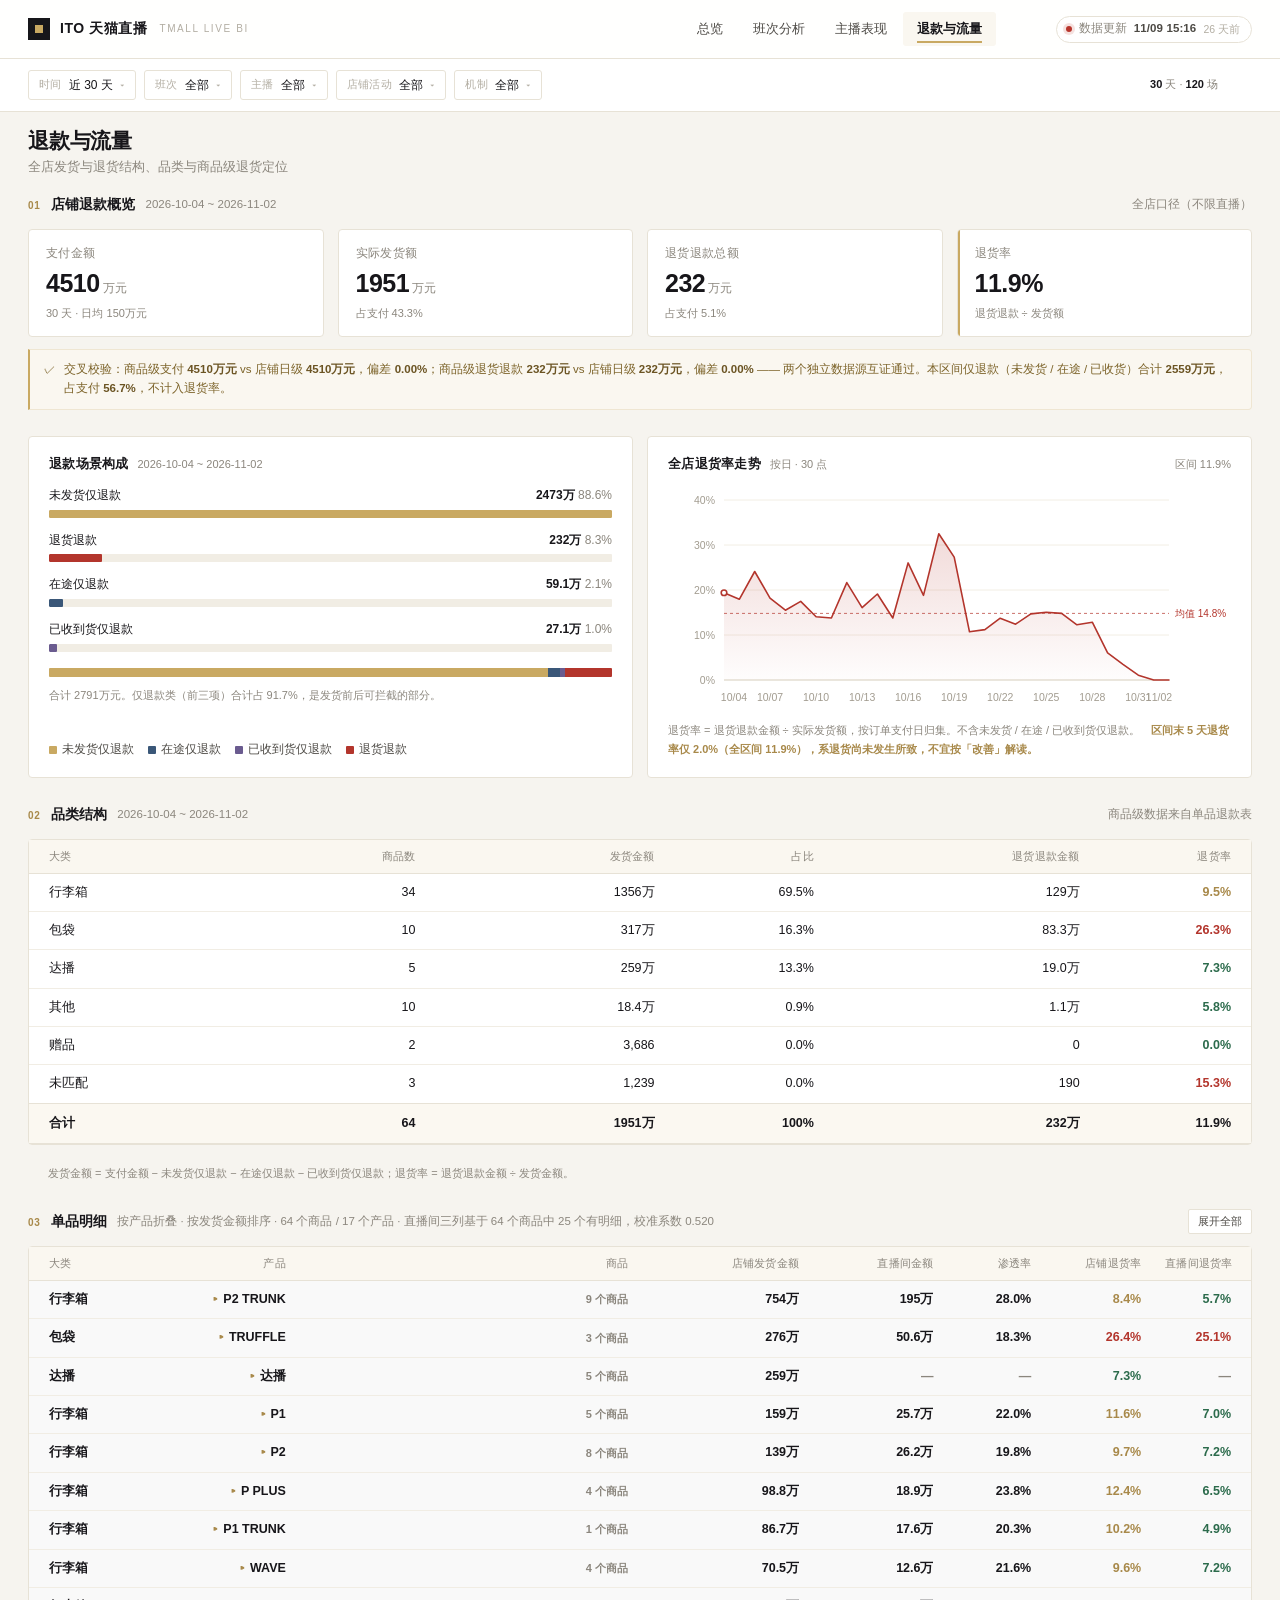
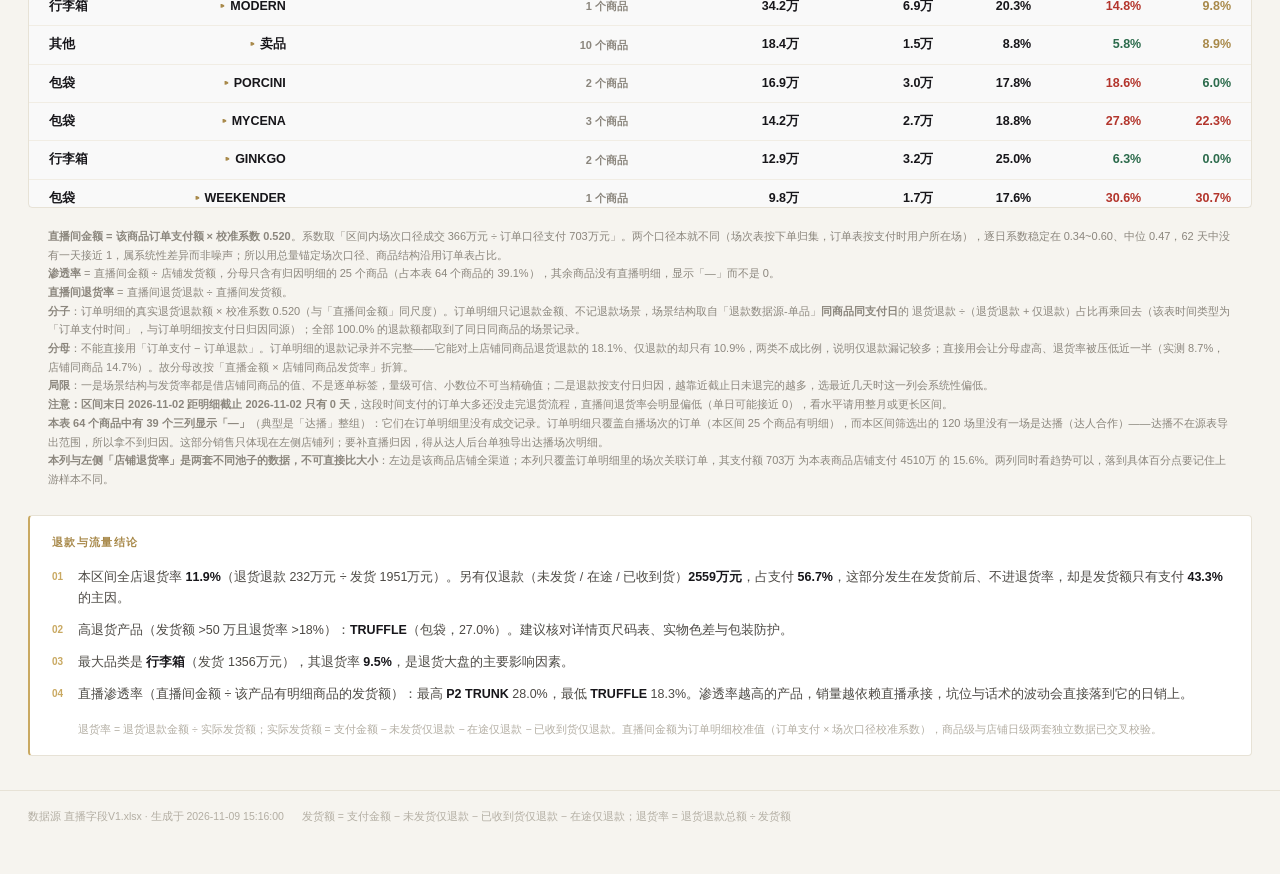
<file: quality.html>
<!DOCTYPE html>
<html lang="zh-CN">
<head>
<meta charset="UTF-8">
<meta name="viewport" content="width=device-width, initial-scale=1">
<title>退款与流量 · ITO 天猫直播</title>
<link rel="icon" href="data:image/svg+xml,<svg xmlns='http://www.w3.org/2000/svg' viewBox='0 0 32 32'><rect width='32' height='32' fill='%2317161a'/><rect x='12' y='12' width='8' height='8' fill='%23c9a962'/></svg>">
<link rel="stylesheet" href="shared.css">
<style>
.kvr {
  display: flex; align-items: baseline; justify-content: space-between;
  font-size: 11.5px; padding: 5px 0; border-bottom: 1px dashed var(--line-2);
}
.kvr:last-child { border-bottom: none; }
.kvr span { color: var(--ink-2); }
.kvr b { font-variant-numeric: tabular-nums; font-weight: 600; }
/* 单品明细：按产品折叠 */
.tr-grp { cursor: pointer; background: rgba(23,22,26,.022); }
.tr-grp:hover { background: rgba(201,169,98,.09); }
.tr-grp td { border-bottom: 1px solid var(--line-2); font-weight: 600; }
.tr-grp .car { display: inline-block; width: 12px; color: var(--gold-d); transition: transform .15s; transform: rotate(0deg); }
.tr-grp.open .car { transform: rotate(90deg); }
.tr-grp .pname { display: inline-flex; align-items: center; gap: 5px; }
.tr-item td { background: transparent; }
.tr-item td:first-child { color: var(--ink-3); }
.tr-item .indent { padding-left: 22px; }
.tr-item[hidden] { display: none; }
.gsum { font-size: 11px; color: var(--ink-3); font-weight: 400; }
.tbtn {
  font: inherit; font-size: 11px; padding: 3px 9px; cursor: pointer;
  border: 1px solid var(--line); background: #fff; color: var(--ink-2); border-radius: 2px;
}
.tbtn:hover { border-color: var(--gold); color: var(--gold-d); }
.dash { color: var(--ink-3); }
/* 两表定宽：table-layout:auto 会把「大类」列拉宽、数字列挤到右边，改成按比例固定 */
#catTable { table-layout: fixed; }
#catTable th:nth-child(1) { width: 20%; }
#catTable th:nth-child(2) { width: 10%; }
#catTable th:nth-child(3) { width: 18%; }
#catTable th:nth-child(4) { width: 12%; }
#catTable th:nth-child(5) { width: 20%; }
#catTable th:nth-child(6) { width: 12%; }
#goodsTable { table-layout: fixed; }
#goodsTable th:nth-child(1) { width: 9%; }
#goodsTable th:nth-child(2) { width: 13%; }
#goodsTable th:nth-child(3) { width: 28%; }
#goodsTable th:nth-child(4) { width: 14%; }
#goodsTable th:nth-child(5) { width: 11%; }
#goodsTable th:nth-child(6) { width: 8%; }
#goodsTable th:nth-child(7) { width: 9%; }
#goodsTable th:nth-child(8) { width: 8%; }
#goodsTable td { overflow: hidden; }
/* 8 列比原先 6 列高，滚动区放高一点，一屏能多看 3 行 */
.tbl-wrap.scroll { max-height: 560px; }
</style>
</head>
<body>
<header id="topbar"></header>
<div id="fbar"></div>

<div class="wrap">
  <div class="page-hd">
    <div>
      <h1>退款与流量</h1>
      <p>全店发货与退货结构、品类与商品级退货定位</p>
    </div>
    <div class="hd-right" id="hdRight"></div>
  </div>

  <section class="sec">
    <div class="sec-h">
      <span class="idx">01</span><h2>店铺退款概览</h2><em id="shopRange"></em>
      <div class="right">全店口径（不限直播）</div>
    </div>
    <div class="grid g4" id="shopKpi"></div>
    <div class="alert" id="crossCheck" style="margin-top:12px"></div>
  </section>

  <section class="sec">
    <div class="grid g2">
      <div class="card">
        <div class="card-hd"><h3>退款场景构成</h3><span id="sceneSub"></span></div>
        <div id="sceneBox" class="card-body"></div>
        <div class="legend card-ft" id="sceneLegend"></div>
      </div>
      <div class="card">
        <div class="card-hd"><h3>全店退货率走势</h3><span id="rrSub"></span><div class="r" id="rrRight"></div></div>
        <div id="rrChart" class="chart-wrap"></div>
        <div class="note card-ft" id="rrNote">退货率 = 退货退款金额 ÷ 实际发货额，按订单支付日归集。不含未发货 / 在途 / 已收到货仅退款。</div>
      </div>
    </div>
  </section>

  <section class="sec">
    <div class="sec-h">
      <span class="idx">02</span><h2>品类结构</h2><em id="catSub"></em>
      <div class="right">商品级数据来自单品退款表</div>
    </div>
    <div class="card flush"><div class="tbl-wrap"><table id="catTable"></table></div></div>
    <div class="note" style="padding:10px 20px 0">发货金额 = 支付金额 − 未发货仅退款 − 在途仅退款 − 已收到货仅退款；退货率 = 退货退款金额 ÷ 发货金额。</div>
  </section>

  <section class="sec">
    <div class="sec-h">
      <span class="idx">03</span><h2>单品明细</h2><em id="goodsSub">按产品折叠 · 按发货金额排序</em>
      <div class="right"><button class="tbtn" id="gToggle">展开全部</button></div>
    </div>
    <div class="card flush"><div class="tbl-wrap scroll"><table id="goodsTable"></table></div></div>
    <div class="note" style="padding:10px 20px 0" id="goodsNote"></div>
  </section>

  <section class="sec"><div class="insight" id="insight"></div></section>
</div>

<div class="foot">
  <span id="footMeta"></span>
  <span>发货额 = 支付金额 − 未发货仅退款 − 已收到货仅退款 − 在途仅退款；退货率 = 退货退款总额 ÷ 发货额</span>
</div>

<script src="data.js"></script>
<script src="app.js"></script>
<script>
(async function () {
  try { await loadData(); } catch (e) {
    document.getElementById('shopKpi').innerHTML = '<div class="empty">' + e.message + '</div>'; return;
  }
  document.getElementById('footMeta').textContent =
    '数据源 ' + D.meta.src + ' · 生成于 ' + D.meta.generated;
  bootShell('30', renderAll);
})();

function renderAll() {
  renderShopKpi();
  renderScene();
  renderRR();
  renderCat();
  renderGoods();
  renderInsight();
}

const shopSum = k => F.shop.reduce((t, x) => t + (x[k] || 0), 0);

/* ---------------- 01 ---------------- */
function renderShopKpi() {
  const pay = shopSum('pay'), ret = shopSum('retRefund'), only = shopSum('onlyRefund');
  const ship = F.shipTotal;
  const rate = ship ? ret / ship : null;
  document.getElementById('shopRange').textContent = F.from + ' ~ ' + F.to;

  const items = [
    { lab: '支付金额', ...mm(pay), sub: F.shop.length + ' 天 · 日均 ' + fmt.money(pay / (F.shop.length || 1)) + '元' },
    { lab: '实际发货额', ...mm(ship), sub: '占支付 ' + fmt.pct(ship / pay) },
    { lab: '退货退款总额', ...mm(ret), sub: '占支付 ' + fmt.pct(ret / pay) },
    { lab: '退货率', val: fmt.pct(rate), unit: '', key: 1, sub: '退货退款 ÷ 发货额' },
  ];
  function mm(v) { const [n, u] = fmt.mpart(v); return { val: n, unit: (u || '') + '元' }; }
  document.getElementById('shopKpi').innerHTML = kpiHtml(items);

  /* 交叉校验：商品级 vs 店铺日级（支付 / 退货退款 两桶都要对上） */
  const gp = F.goods.reduce((t, g) => t + g.pay, 0);
  const gr = F.goods.reduce((t, g) => t + g.ret, 0);
  const dp = pay ? Math.abs(gp - pay) / pay : 0;
  const dr = ret ? Math.abs(gr - ret) / ret : 0;
  document.getElementById('crossCheck').innerHTML = '<span>✓</span><span>'
    + '交叉校验：商品级支付 <b>' + fmt.money(gp) + '元</b> vs 店铺日级 <b>' + fmt.money(pay) + '元</b>，偏差 <b>'
    + (dp * 100).toFixed(2) + '%</b>；商品级退货退款 <b>' + fmt.money(gr) + '元</b> vs 店铺日级 <b>'
    + fmt.money(ret) + '元</b>，偏差 <b>' + (dr * 100).toFixed(2) + '%</b> —— 两个独立数据源互证'
    + (dp < 0.01 && dr < 0.01 ? '通过' : '存在差异，需排查') + '。'
    + '本区间仅退款（未发货 / 在途 / 已收货）合计 <b>' + fmt.money(only) + '元</b>，占支付 <b>'
    + fmt.pct(only / pay) + '</b>，不计入退货率。'
    + (F.shop.length <= 14
      ? '<b style="color:var(--gold-d)">　区间仅 ' + F.shop.length + ' 天，退货大多还没发生，退货率会明显偏低，建议看近 30 天以上区间。</b>'
      : '') + '</span>';
}

/* ---------------- 02 ---------------- */
const SCENES = [
  ['未发货仅退款', '#c9a962'],
  ['在途仅退款', '#3a5778'],
  ['已收到货仅退款', '#6a5b8f'],
  ['退货退款', '#b3352c'],
];

function renderScene() {
  const totals = {};
  SCENES.forEach(([k]) => totals[k] = 0);
  F.shop.forEach(r => SCENES.forEach(([k]) => { totals[k] += (r.scenes && r.scenes[k]) || 0; }));
  const sum = Object.values(totals).reduce((a, b) => a + b, 0);
  document.getElementById('sceneSub').textContent = F.from + ' ~ ' + F.to;

  const items = SCENES.map(([k, c]) => ({
    name: k, v: totals[k], c, txt: fmt.money(totals[k]) + ' <span style="color:#8b867d;font-weight:400">' + fmt.pct(totals[k] / sum) + '</span>',
  })).sort((a, b) => b.v - a.v);

  document.getElementById('sceneBox').innerHTML =
    barsHtml(items)
    + '<div style="display:flex;height:9px;margin-top:16px;border-radius:1px;overflow:hidden">'
    + SCENES.map(([k, c]) => '<div style="width:' + (sum ? (totals[k] / sum * 100).toFixed(2) : 0) + '%;background:' + c + '"></div>').join('')
    + '</div>'
    + '<div class="note">合计 ' + fmt.money(sum) + '元。仅退款类（前三项）合计占 '
    + fmt.pct((totals['未发货仅退款'] + totals['在途仅退款'] + totals['已收到货仅退款']) / sum)
    + '，是发货前后可拦截的部分。</div>';
  document.getElementById('sceneLegend').innerHTML =
    SCENES.map(([k, c]) => '<span><i style="background:' + c + '"></i>' + k + '</span>').join('');
}

function renderRR() {
  const grain = F.days <= 120 ? 'day' : 'week';
  const b = new Map();
  F.shop.forEach(x => {
    if (!x.ship) return;
    const k = grain === 'day' ? x.d : dU.weekStart(x.d);
    const o = b.get(k) || { ship: 0, ret: 0 };
    o.ship += x.ship; o.ret += (x.retRefund || 0);
    b.set(k, o);
  });
  /* 退货率 = 退货退款 ÷ 发货额，按日/周重算分子分母，不做比率平均 */
  const rows = [...b.keys()].sort()
    .map(k => ({ k, v: b.get(k).ship ? b.get(k).ret / b.get(k).ship : null }))
    .filter(r => r.v !== null);
  const avg = rows.length ? rows.reduce((t, r) => t + r.v, 0) / rows.length : null;
  document.getElementById('rrSub').textContent = (grain === 'day' ? '按日' : '按周') + ' · ' + rows.length + ' 点';
  const ret = shopSum('retRefund'), ship = F.shipTotal;
  document.getElementById('rrRight').textContent = '区间 ' + fmt.pct(ship ? ret / ship : null);

  lineChart(document.getElementById('rrChart'), {
    height: 226,
    labels: rows.map(r => fmt.md(r.k)),
    series: [{ name: '退货率', color: '#b3352c', data: rows.map(r => r.v), area: true, width: 1.6 }],
    yFmt: v => (v * 100).toFixed(0) + '%',
    maxXLabels: 10,
    avgLine: avg ? { value: avg, label: '均值 ' + fmt.pct(avg), color: '#b3352c' } : null,
  });

  /* 退货退款发生在支付之后，末端几天还没退回来，曲线尾部必然偏低——
     不说明会被读成「退货率突然改善」，这里用尾部 5 天与区间值对比自动提示 */
  const last = F.shop.slice(-5);
  const ls = last.reduce((t, x) => t + (x.ship || 0), 0);
  const lr = last.reduce((t, x) => t + (x.retRefund || 0), 0);
  const tail = ls ? lr / ls : null;
  const base = ship ? ret / ship : null;
  const note = document.getElementById('rrNote');
  note.innerHTML = '退货率 = 退货退款金额 ÷ 实际发货额，按订单支付日归集。不含未发货 / 在途 / 已收到货仅退款。'
    + (tail !== null && base && tail < base * 0.7
      ? '<b style="color:var(--gold-d)">　区间末 5 天退货率仅 ' + fmt.pct(tail) + '（全区间 ' + fmt.pct(base)
        + '），系退货尚未发生所致，不宜按「改善」解读。</b>'
      : '');
}

/* ---------------- 03 品类 ---------------- */
/* 退货率配色：整体约 12%，故按 8% / 14% 两档分色（原 25%/40% 是按退款率定的，已不适用） */
function retColor(v) {
  if (v === null || v === undefined) return 'var(--ink-3)';
  return v > 0.14 ? 'var(--red)' : v > 0.08 ? 'var(--gold-d)' : 'var(--green)';
}

function renderCat() {
  document.getElementById('catSub').textContent = F.from + ' ~ ' + F.to;
  const m = new Map();
  F.goods.forEach(g => {
    const k = g.cat || '未匹配';
    const o = m.get(k) || { cat: k, ship: 0, ret: 0, n: 0 };
    o.ship += g.ship; o.ret += g.ret; o.n++;
    m.set(k, o);
  });
  const rows = [...m.values()].sort((a, b) => b.ship - a.ship);
  const ts = rows.reduce((t, x) => t + x.ship, 0);

  let html = '<thead><tr><th>大类</th><th>商品数</th><th>发货金额</th><th>占比</th><th>退货退款金额</th><th>退货率</th></tr></thead><tbody>';
  rows.forEach(r => {
    const rate = r.ship ? r.ret / r.ship : null;
    html += '<tr><td>' + r.cat + '</td><td class="num">' + r.n + '</td>'
      + '<td class="num">' + fmt.money(r.ship) + '</td>'
      + '<td class="num">' + fmt.pct(r.ship / ts) + '</td>'
      + '<td class="num">' + fmt.money(r.ret) + '</td>'
      + '<td class="num" style="color:' + retColor(rate) + ';font-weight:600">' + fmt.pct(rate) + '</td></tr>';
  });
  const t = rows.reduce((o, r) => ({ n: o.n + r.n, ship: o.ship + r.ship, ret: o.ret + r.ret }), { n: 0, ship: 0, ret: 0 });
  html += '</tbody><tfoot><tr><td>合计</td><td class="num">' + t.n + '</td><td class="num">' + fmt.money(t.ship)
    + '</td><td class="num">100%</td><td class="num">' + fmt.money(t.ret) + '</td>'
    + '<td class="num">' + fmt.pct(t.ship ? t.ret / t.ship : null) + '</td></tr></tfoot>';
  document.getElementById('catTable').innerHTML = html;
}

/* ---------------- 05 单品（按产品折叠） ---------------- */
let gOpenAll = false;

function renderGoods() {
  /* 不筛 ship>0：支付被仅退款吃光的商品也要留有行位，否则本表商品数与 04 品类表对不上 */
  const rows = F.goods;
  const byProd = new Map();
  for (const g of rows) {
    const k = g.prod || '未匹配';
    if (!byProd.has(k)) byProd.set(k, []);
    byProd.get(k).push(g);
  }
  /* 产品行取「发货额占比最大的大类」作代表，避免把 P2 TRUNK 这类跨大类的产品标错 */
  const groups = [...byProd.entries()].map(([prod, arr]) => {
    const ship = arr.reduce((t, x) => t + x.ship, 0);
    const ret = arr.reduce((t, x) => t + x.ret, 0);
    /* 直播间金额按「有归因明细的商品」汇总，渗透率的分母也只用这些商品的发货额，
       否则产品里混进无明细商品会把渗透率压低，看起来像直播卖不动 */
    const hasL = arr.filter(x => x.live !== null);
    const live = hasL.length ? hasL.reduce((t, x) => t + x.live, 0) : null;
    const liveShip = hasL.reduce((t, x) => t + x.liveShip, 0);
    const pen = live !== null && liveShip > 0 ? live / liveShip : null;
    const catSum = {};
    arr.forEach(x => { catSum[x.cat] = (catSum[x.cat] || 0) + x.ship; });
    const cat = Object.keys(catSum).sort((a, b) => catSum[b] - catSum[a])[0] || '—';
    /* 直播间退货率按金额重新汇总，不能拿商品零售退率做简单平均。
       分子分母都是已校准的金额（分子＝订单退货退款×k，分母＝直播金额×店铺发货率） */
    const lRetAmt = hasL.reduce((t, x) => t + (x.liveRetAmt || 0), 0);
    const lShip = hasL.reduce((t, x) => t + (x.liveShipL || 0), 0);
    arr.sort((a, b) => b.ship - a.ship);
    return {
      prod, cat, n: arr.length, ship, ret, rate: ship ? ret / ship : null,
      live, liveShip, pen, items: arr,
      lRetAmt, lShip,
      liveRate: hasL.length && lShip > 0 ? lRetAmt / lShip : null,
    };
  }).sort((a, b) => b.ship - a.ship);

  const k = F.goods.liveK;
  const lf = F.goods.liveFrom, lt = F.goods.liveTo;
  document.getElementById('goodsSub').textContent =
    '按产品折叠 · 按发货金额排序 · ' + rows.length + ' 个商品 / ' + groups.length + ' 个产品'
    + (k ? ' · 直播间三列基于 ' + rows.length + ' 个商品中 ' + rows.filter(x => x.live !== null).length + ' 个有明细，校准系数 ' + k.toFixed(3) : ' · 本区间无直播明细');

  let html = '<thead><tr><th>大类</th><th>产品</th><th>商品</th><th class="num">店铺发货金额</th>'
    + '<th class="num">直播间金额</th><th class="num">渗透率</th>'
    + '<th class="num">店铺退货率</th><th class="num">直播间退货率</th></tr></thead><tbody>';

  if (!groups.length) {
    html += '<tr><td colspan="8" style="text-align:center;color:#8b867d;padding:30px">所选区间内暂无单品数据</td></tr>';
  }

  groups.forEach((gr, gi) => {
    /* 整组都无归因明细（如达播）时，三列的「—」要能自解释，否则每次都要人工解释一遍 */
    const nd = gr.live === null ? NO_DETAIL : '';
    html += '<tr class="tr-grp' + (gOpenAll ? ' open' : '') + '" data-g="' + gi + '">'
      + '<td>' + gr.cat + '</td>'
      + '<td><span class="pname"><span class="car">▸</span>' + gr.prod + '</span></td>'
      + '<td class="gsum">' + gr.n + ' 个商品</td>'
      + '<td class="num">' + fmt.money(gr.ship) + '</td>'
      + numCell(gr.live, nd)
      + pctCell(gr.pen, gr.pen === null ? nd : '直播间金额 ' + fmt.money(gr.live) + ' ÷ 有明细商品发货 '
        + fmt.money(gr.liveShip) + ' = ' + fmt.pct(gr.pen) + '；该产品全部发货 ' + fmt.money(gr.ship)
        + '，其中 ' + fmt.pct(gr.liveShip / (gr.ship || 1)) + ' 有直播明细')
      + '<td class="num" style="color:' + retColor(gr.rate) + ';font-weight:600">' + fmt.pct(gr.rate) + '</td>'
      + liveRetCell(gr.liveRate, gr.liveRate === null ? nd : '直播间退货退款 ' + fmt.money(gr.lRetAmt)
        + ' ÷ 直播间发货 ' + fmt.money(gr.lShip) + '（直播金额 × 店铺发货率）= ' + fmt.pct(gr.liveRate))
      + '</tr>';

    gr.items.forEach(g => {
      const ndi = g.live === null ? NO_DETAIL : '';
      html += '<tr class="tr-item" data-g="' + gi + '"' + (gOpenAll ? '' : ' hidden') + '>'
        + '<td></td><td></td>'
        + '<td class="name-cell indent" title="' + g.name + '">' + g.name + '</td>'
        + '<td class="num">' + fmt.money(g.ship) + '</td>'
        + numCell(g.live, ndi)
        + pctCell(g.pen, g.pen === null ? ndi : '直播间金额 ' + fmt.money(g.live) + ' ÷ 店铺发货 '
          + fmt.money(g.liveShip) + ' = ' + fmt.pct(g.pen))
        + '<td class="num" style="color:' + retColor(g.rate) + ';font-weight:600">' + fmt.pct(g.rate) + '</td>'
        + liveRetCell(g.liveRetRate, g.liveRetRate === null ? ndi : '直播间退货退款 ' + fmt.money(g.liveRetAmt)
          + '（订单退货退款 ' + fmt.money(g.liveRfRet) + ' × 校准系数 ' + (F.goods.liveK || 0).toFixed(3)
          + '）÷ 直播间发货 ' + fmt.money(g.liveShipL) + '（直播金额 ' + fmt.money(g.live)
          + ' × 店铺发货率）= ' + fmt.pct(g.liveRetRate))
        + '</tr>';
    });
  });
  document.getElementById('goodsTable').innerHTML = html + '</tbody>';
  document.getElementById('goodsNote').innerHTML = goodsNoteHtml(k, lf, lt, rows);
  /* 产品行点击展开 / 收起自己那一组 */
  document.querySelectorAll('.tr-grp').forEach(tr => {
    tr.onclick = () => {
      const on = !tr.classList.contains('open');
      tr.classList.toggle('open', on);
      document.querySelectorAll('.tr-item[data-g="' + tr.dataset.g + '"]')
        .forEach(x => { x.hidden = !on; });
    };
  });

  const btn = document.getElementById('gToggle');
  btn.textContent = gOpenAll ? '收起全部' : '展开全部';
  btn.onclick = () => {
    gOpenAll = !gOpenAll;
    document.querySelectorAll('.tr-grp').forEach(tr => tr.classList.toggle('open', gOpenAll));
    document.querySelectorAll('.tr-item').forEach(x => { x.hidden = !gOpenAll; });
    btn.textContent = gOpenAll ? '收起全部' : '展开全部';
  };
}

/* 直播间三列的空值渲染：null 一律显示「—」，不能当 0。
   title 在空值时也要挂上——空值最需要解释，鼠标一放就知道是没归因还是真没卖 */
const NO_DETAIL = '在订单明细里没有成交记录。订单明细只覆盖自播场次的 26 个商品，'
  + '达播（达人合作）等场次不在源表导出范围——不是没卖，是拿不到直播归因。';
function numCell(v, title) {
  return v === null || v === undefined
    ? '<td class="num dash"' + (title ? ' title="' + title + '"' : '') + '>—</td>'
    : '<td class="num">' + fmt.money(v) + '</td>';
}
function pctCell(v, title) {
  if (v === null || v === undefined) {
    return '<td class="num dash"' + (title ? ' title="' + title + '"' : '') + '>—</td>';
  }
  const col = v >= 0.5 ? 'var(--gold-d)' : 'var(--ink)';
  return '<td class="num"' + (title ? ' title="' + title + '"' : '')
    + ' style="color:' + col + ';font-weight:600">' + fmt.pct(v) + '</td>';
}

/* 直播间退货率单独走配色：退货率越低越好，不能沿用渗透率那套「越高越金」 */
function liveRetCell(v, title) {
  if (v === null || v === undefined) {
    return '<td class="num dash"' + (title ? ' title="' + title + '"' : '') + '>—</td>';
  }
  return '<td class="num"' + (title ? ' title="' + title + '"' : '')
    + ' style="color:' + retColor(v) + ';font-weight:600">' + fmt.pct(v) + '</td>';
}

/* 单品明细表下说明：把校准法讲透，避免被当成「直接拿订单金额 / 店铺发货」 */
function goodsNoteHtml(k, lf, lt, rows) {
  const lg = D.liveMeta || {};
  if (!k) {
    return '<b>本区间没有可用的直播归因明细</b>：订单明细只覆盖 '
      + (lg.from || '—') + ' ~ ' + (lg.to || '—') + '（' + (lg.days || 0) + ' 天），'
      + '选到更早的区间时这三列无法计算，故显示「—」。';
  }
  const ordPay = rows.reduce((t, g) => t + (g.liveOrd || 0), 0);
  const gmv = F.sessions.reduce((t, s) => t + (s.d >= lf && s.d <= lt ? (s.gmv || 0) : 0), 0);
  const nL = rows.filter(g => g.live !== null).length;
  let s = '';
  /* 区间越界必须在最前面说：否则「店铺发货金额 2.4 亿」配「渗透率 3%」会被当成真实渗透率 */
  if (lf && lt && (lf !== F.from || lt !== F.to)) {
    s += '<b>注意：本区间超出订单明细的覆盖范围</b>，直播间三列只能按 ' + lf + ' ~ ' + lt
      + ' 这段计算，渗透率的分母也是这段的店铺发货额，与左边「店铺发货金额」那一列的区间不同，两者不可直接相除。<br>';
  }
  s += '<b>直播间金额 = 该商品订单支付额 × 校准系数 ' + k.toFixed(3) + '</b>。'
    + '系数取「区间内场次口径成交 ' + fmt.money(gmv) + '元 ÷ 订单口径支付 ' + fmt.money(ordPay) + '元」。'
    + '两个口径本就不同（场次表按下单归集，订单表按支付时用户所在场），'
    + '逐日系数稳定在 0.34~0.60、中位 0.47，62 天中没有一天接近 1，属系统性差异而非噪声；'
    + '所以用总量锚定场次口径、商品结构沿用订单表占比。';
  s += '<br><b>渗透率</b> = 直播间金额 ÷ 店铺发货额，分母只含有归因明细的 ' + nL + ' 个商品'
    + '（占本表 ' + rows.length + ' 个商品的 ' + fmt.pct(nL / (rows.length || 1)) + '），'
    + '其余商品没有直播明细，显示「—」而不是 0。';
  const lmeta = D.liveMeta || {};
  s += '<br><b>直播间退货率</b> = 直播间退货退款 ÷ 直播间发货额。<br>'
    + '<b>分子</b>：订单明细的真实退货退款额 × 校准系数 ' + k.toFixed(3) + '（与「直播间金额」同尺度）。'
    + '订单明细只记退款金额、不记退款场景，场景结构取自「退款数据源-单品」<b>同商品同支付日</b>的'
    + ' 退货退款 ÷（退货退款 + 仅退款）占比再乘回去（该表时间类型为「订单支付时间」，与订单明细按支付日归因同源）'
    + (lmeta.retCover ? '；全部 ' + fmt.pct(lmeta.retCover) + ' 的退款额都取到了同日同商品的场景记录' : '') + '。<br>'
    + '<b>分母</b>：不能直接用「订单支付 − 订单退款」。订单明细的退款记录并不完整——'
    + '它能对上店铺同商品退货退款的 18.1%、仅退款的却只有 10.9%，两类不成比例，'
    + '说明仅退款漏记较多；直接用会让分母虚高、退货率被压低近一半（实测 8.7%，店铺同商品 14.7%）。'
    + '故分母改按「直播金额 × 店铺同商品发货率」折算。<br>'
    + '<b>局限</b>：一是场景结构与发货率都是借店铺同商品的值、不是逐单标签，量级可信、小数位不可当精确值；'
    + '二是退款按支付日归因，越靠近截止日未退完的越多，选最近几天时这一列会系统性偏低。';
  /* 右删失提示：只差几天时单日退货率可能接近 0，不提示会被当成「又没数据」 */
  const gap = lmeta.to && lt ? Math.round((new Date(lmeta.to) - new Date(lt)) / 86400000) : 9;
  if (gap >= 0 && gap < 7) {
    s += '<br><b>注意：区间末日 ' + lt + ' 距明细截止 ' + lmeta.to + ' 只有 ' + gap + ' 天</b>，'
      + '这段时间支付的订单大多还没走完退货流程，直播间退货率会明显偏低（单日可能接近 0），'
      + '看水平请用整月或更长区间。';
  }
  /* 无明细商品要主动解释，否则「达播为什么是空的」每次都要人工答一遍 */
  const nMiss = rows.filter(g => g.live === null).length;
  if (nMiss > 0) {
    s += '<br><b>本表 ' + rows.length + ' 个商品中有 ' + nMiss + ' 个三列显示「—」</b>（典型是「达播」整组）：'
      + '它们在订单明细里没有成交记录。订单明细只覆盖自播场次的订单（本区间 ' + nL + ' 个商品有明细），'
      + '而本区间筛选出的 ' + (F.sessions.length || 0) + ' 场里没有一场是达播（达人合作）——'
      + '达播不在源表导出范围，所以拿不到归因。这部分销售只体现在左侧店铺列；'
      + '要补直播归因，得从达人后台单独导出达播场次明细。';
  }
  /* 口径差必须写在明面上：两列的分子分母来源都不同，比大小会得出错误结论 */
  const shopPay = rows.reduce((t, g) => t + (g.pay || 0), 0);
  if (shopPay > 0 && ordPay > 0) {
    s += '<br><b>本列与左侧「店铺退货率」是两套不同池子的数据，不可直接比大小</b>：'
      + '左边是该商品店铺全渠道；本列只覆盖订单明细里的场次关联订单，其支付额 ' + fmt.money(ordPay)
      + ' 为本表商品店铺支付 ' + fmt.money(shopPay) + ' 的 ' + fmt.pct(ordPay / shopPay)
      + '。两列同时看趋势可以，落到具体百分点要记住上游样本不同。';
  }
  return s;
}

/* ---------------- 06 ---------------- */
function renderInsight() {
  const pay = shopSum('pay'), ret = shopSum('retRefund'), only = shopSum('onlyRefund');
  const ship = F.shipTotal;
  const li = [];
  li.push('本区间全店退货率 <b>' + fmt.pct(ship ? ret / ship : null) + '</b>（退货退款 ' + fmt.money(ret)
    + '元 ÷ 发货 ' + fmt.money(ship) + '元）。另有仅退款（未发货 / 在途 / 已收到货）<b>' + fmt.money(only)
    + '元</b>，占支付 <b>' + fmt.pct(only / pay) + '</b>，这部分发生在发货前后、不进退货率，'
    + '却是发货额只有支付 <b>' + fmt.pct(ship / pay) + '</b> 的主因。');

  const bad = F.goods.filter(g => g.ship > 500000 && (g.rate || 0) > 0.18);
  const seenProd = new Set();
  const badTop = bad.filter(g => { if (seenProd.has(g.prod)) return false; seenProd.add(g.prod); return true; }).slice(0, 3);
  if (badTop.length) {
    li.push('高退货产品（发货额 >50 万且退货率 >18%）：'
      + badTop.map(g => '<b>' + g.prod + '</b>（' + g.cat + '，' + fmt.pct(g.rate) + '）').join('、')
      + '。建议核对详情页尺码表、实物色差与包装防护。');
  }

  const topCat = [...new Set(F.goods.map(g => g.cat))].map(c => {
    const arr = F.goods.filter(g => g.cat === c);
    return { c, ship: arr.reduce((t, g) => t + g.ship, 0), ret: arr.reduce((t, g) => t + g.ret, 0) };
  }).sort((a, b) => b.ship - a.ship)[0];
  if (topCat) {
    li.push('最大品类是 <b>' + topCat.c + '</b>（发货 ' + fmt.money(topCat.ship) + '元），其退货率 <b>'
      + fmt.pct(topCat.ship ? topCat.ret / topCat.ship : null) + '</b>，是退货大盘的主要影响因素。');
  }

  /* 渗透率只在本区间能算的时候才说，越界区间下这个结论会被分母稀释，宁可不写 */
  if (F.goods.liveK) {
    const bp = new Map();
    for (const g of F.goods) {
      if (g.live === null) continue;
      const p = bp.get(g.prod) || { prod: g.prod, live: 0, ship: 0 };
      p.live += g.live; p.ship += g.liveShip;
      bp.set(g.prod, p);
    }
    const pr = [...bp.values()].filter(x => x.ship > 500000)
      .map(x => ({ prod: x.prod, pen: x.live / x.ship })).sort((a, b) => b.pen - a.pen);
    if (pr.length >= 2) {
      li.push('直播渗透率（直播间金额 ÷ 该产品有明细商品的发货额）：最高 <b>' + pr[0].prod + '</b> '
        + fmt.pct(pr[0].pen) + '，最低 <b>' + pr[pr.length - 1].prod + '</b> ' + fmt.pct(pr[pr.length - 1].pen)
        + '。渗透率越高的产品，销量越依赖直播承接，坑位与话术的波动会直接落到它的日销上。');
    }
  }

  document.getElementById('insight').innerHTML =
    '<h3>退款与流量结论</h3><ol>' + li.map(x => '<li>' + x + '</li>').join('') + '</ol>'
    + '<div class="src">退货率 = 退货退款金额 ÷ 实际发货额；实际发货额 = 支付金额 − 未发货仅退款 − 在途仅退款 − 已收到货仅退款。'
    + '直播间金额为订单明细校准值（订单支付 × 场次口径校准系数），商品级与店铺日级两套独立数据已交叉校验。</div>';
}

onResize(() => { renderRR(); });
</script>
</body>
</html>
</file>
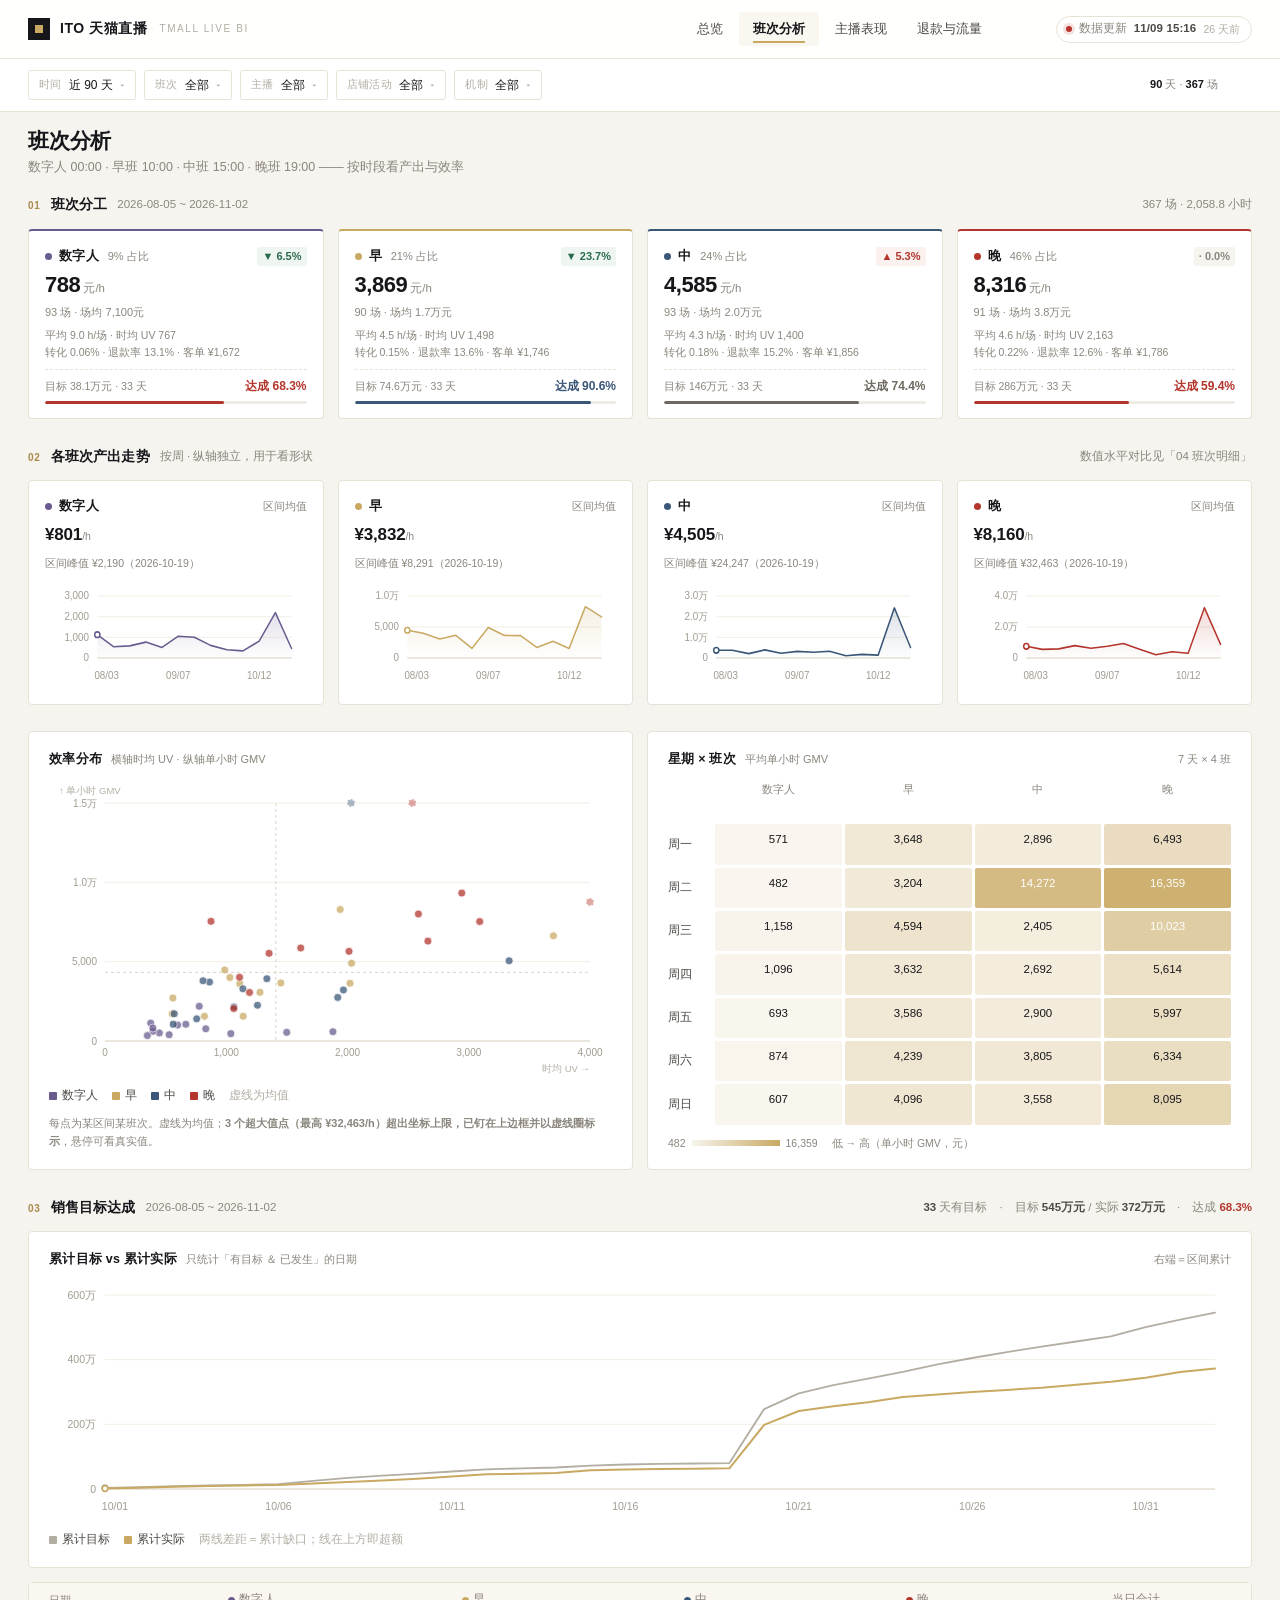
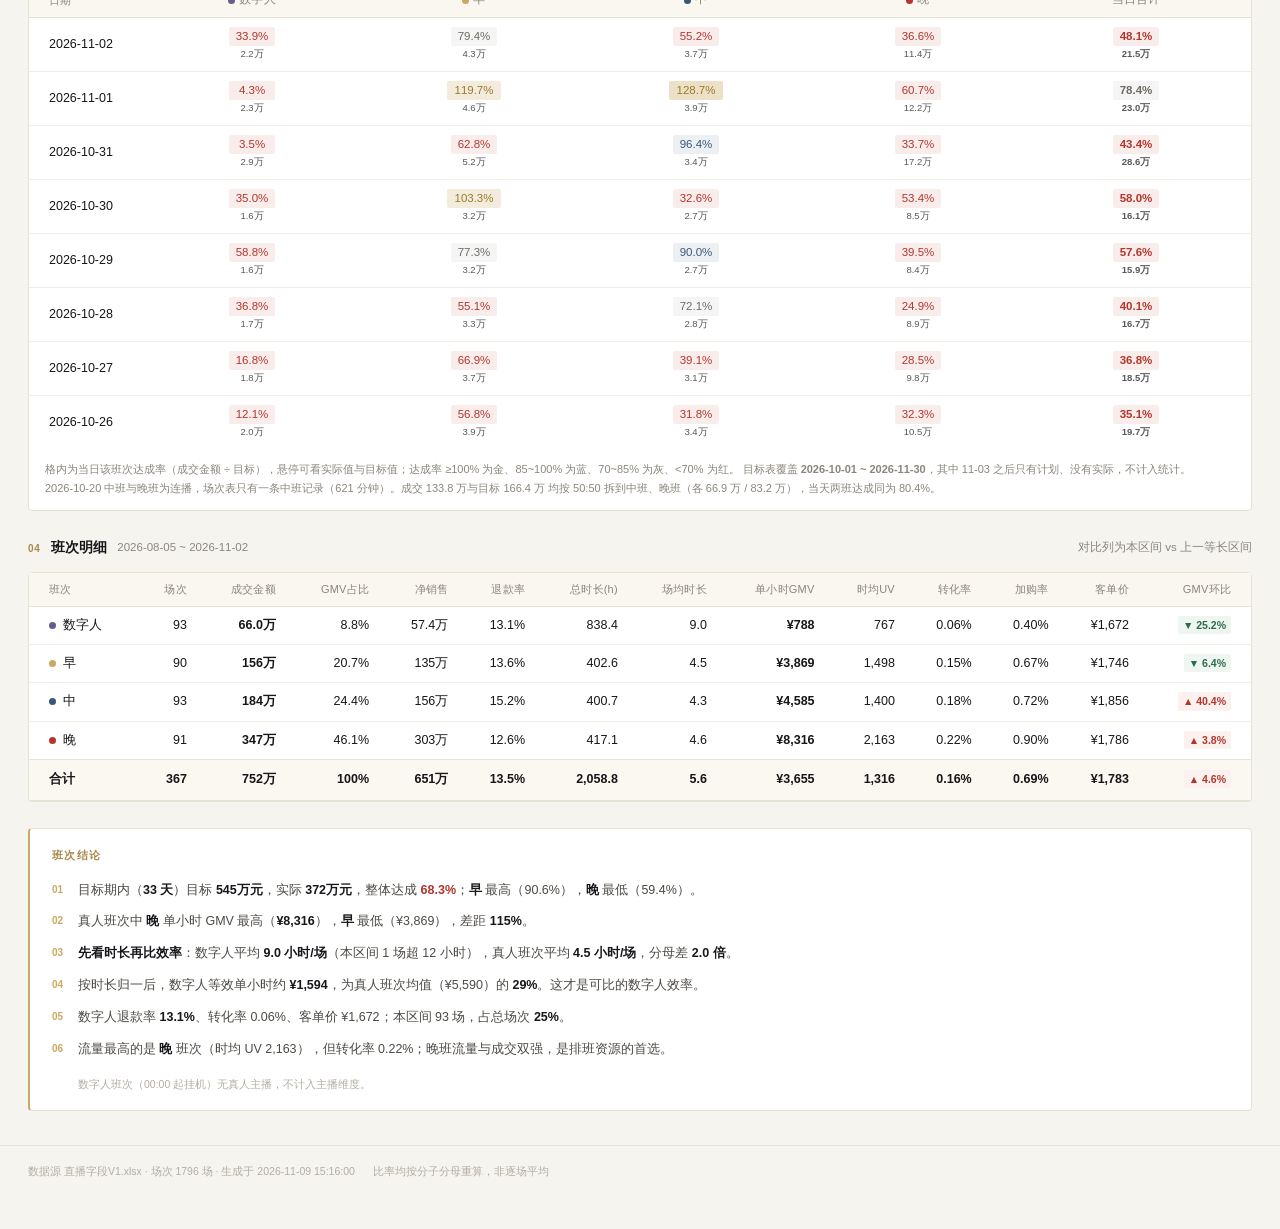
<file: shift.html>
<!DOCTYPE html>
<html lang="zh-CN">
<head>
<meta charset="UTF-8">
<meta name="viewport" content="width=device-width, initial-scale=1">
<title>班次分析 · ITO 天猫直播</title>
<link rel="icon" href="data:image/svg+xml,<svg xmlns='http://www.w3.org/2000/svg' viewBox='0 0 32 32'><rect width='32' height='32' fill='%2317161a'/><rect x='12' y='12' width='8' height='8' fill='%23c9a962'/></svg>">
<link rel="stylesheet" href="shared.css">
<style>
.sc { padding: 16px 16px 14px; }
.sc .card-hd { margin-bottom: 6px; }
.sc .kpi-v { font-size: 22px; }
.sc .spk { margin-top: 10px; }
.sc .sc-ft { font-size: 10.5px; color: var(--ink-3); margin-top: 6px; line-height: 1.6; }
.sc-goal {
  display: flex; justify-content: space-between; align-items: baseline; gap: 8px;
  margin-top: 9px; padding-top: 7px; border-top: 1px dashed var(--line);
  font-size: 10.5px; color: var(--ink-3);
}
.sc-goal b { font-size: 12px; font-variant-numeric: tabular-nums; }
.goal-track { height: 3px; background: #efece4; border-radius: 2px; margin-top: 5px; overflow: hidden; }
.goal-track i { display: block; height: 100%; border-radius: 2px; }
#goalTable { table-layout: fixed; min-width: 620px; }
#goalTable thead th:first-child, #goalTable tbody td:first-child { width: 112px; }
#goalTable th, #goalTable td { white-space: nowrap; }
#goalTable td.gc, #goalTable th.gc { text-align: center; font-variant-numeric: tabular-nums; font-size: 11.5px; }
#goalTable th.gc .dot { margin-right: 4px; vertical-align: middle; }
#goalTable td.gd { color: var(--ink-4); font-size: 11px; }
#goalTable .gsub { display: block; font-size: 9.5px; opacity: .72; margin-top: 1px; }
</style>
</head>
<body>
<header id="topbar"></header>
<div id="fbar"></div>

<div class="wrap">
  <div class="page-hd">
    <div>
      <h1>班次分析</h1>
      <p id="shiftHoursLine">按时段看产出与效率</p>
    </div>
    <div class="hd-right" id="hdRight"></div>
  </div>

  <section class="sec">
    <div class="sec-h">
      <span class="idx">01</span><h2>班次分工</h2><em id="shiftSub"></em>
      <div class="right" id="shiftRight"></div>
    </div>
    <div class="grid g4" id="shiftCards"></div>
  </section>

  <section class="sec">
    <div class="sec-h">
      <span class="idx">02</span><h2>各班次产出走势</h2><em id="trendSub">纵轴独立，用于看形状</em>
      <div class="right">数值水平对比见「04 班次明细」</div>
    </div>
    <div class="grid g4" id="trendCards"></div>
  </section>

  <section class="sec">
    <div class="grid g2">
      <div class="card">
        <div class="card-hd"><h3>效率分布</h3><span>横轴时均 UV · 纵轴单小时 GMV</span></div>
        <div id="scatter" class="chart-wrap"></div>
        <div class="legend card-ft" id="scatterLegend"></div>
        <div class="note card-ft" id="scatterNote">每点为某区间某班次。右上＝流量与产出双优；左上＝人少但效率高；右下＝人多但不转化。</div>
      </div>
      <div class="card">
        <div class="card-hd"><h3>星期 × 班次</h3><span>平均单小时 GMV</span><div class="r" id="heatRight"></div></div>
        <div id="heat" class="card-body"></div>
        <div class="heat-scale card-ft" id="heatScale"></div>
      </div>
    </div>
  </section>

  <section class="sec">
    <div class="sec-h">
      <span class="idx">03</span><h2>销售目标达成</h2><em id="goalSub"></em>
      <div class="right" id="goalRight"></div>
    </div>
    <div class="card">
      <div class="card-hd"><h3>累计目标 vs 累计实际</h3><span>只统计「有目标 ＆ 已发生」的日期</span>
        <div class="r" id="goalChartRight"></div></div>
      <div id="goalChart" class="chart-wrap"></div>
      <div class="legend card-ft" id="goalLegend"></div>
    </div>
    <div class="card flush" style="margin-top:14px">
      <div class="tbl-wrap scroll"><table id="goalTable"></table></div>
      <div class="note card-ft" id="goalNote" style="padding:8px 16px 12px">
        格内为当日该班次达成率（成交金额 ÷ 目标），悬停可看实际值与目标值；达成率 ≥100% 为金、85~100% 为蓝、70~85% 为灰、&lt;70% 为红。
        目标表覆盖 <b>2026-10-01 ~ 2026-11-30</b>，其中 11-03 之后只有计划、没有实际，不计入统计。
        <br>2026-10-20 中班与晚班为连播，场次表只有一条中班记录（621 分钟）。成交 133.8 万与目标 166.4 万
        均按 50:50 拆到中班、晚班（各 66.9 万 / 83.2 万），当天两班达成同为 80.4%。
      </div>
    </div>
  </section>

  <section class="sec">
    <div class="sec-h">
      <span class="idx">04</span><h2>班次明细</h2><em id="tblSub"></em>
      <div class="right">对比列为本区间 vs 上一等长区间</div>
    </div>
    <div class="card flush"><div class="tbl-wrap"><table id="shiftTable"></table></div></div>
  </section>

  <section class="sec"><div class="insight" id="insight"></div></section>
</div>

<div class="foot">
  <span id="footMeta"></span>
  <span>比率均按分子分母重算，非逐场平均</span>
</div>

<script src="data.js"></script>
<script src="app.js"></script>
<script>
(async function () {
  try { await loadData(); } catch (e) {
    document.getElementById('shiftCards').innerHTML = '<div class="empty">' + e.message + '</div>'; return;
  }
  document.getElementById('footMeta').textContent =
    '数据源 ' + D.meta.src + ' · 场次 ' + D.meta.sessions + ' 场 · 生成于 ' + D.meta.generated;
  /* 班次开播时间取自数据实际分布，不写死 */
  const hr = D.meta.shiftHours || {};
  const parts = SHIFTS.filter(s => hr[s] !== undefined).map(s => {
    const h = Math.round(hr[s]);
    return s + (s === '数字人' ? ' ' : '班 ') + String(h).padStart(2, '0') + ':00';
  });
  document.getElementById('shiftHoursLine').textContent = parts.join(' · ') + ' —— 按时段看产出与效率';
  bootShell('90', renderAll);
})();

function renderAll() {
  renderCards();
  renderTrends();
  renderGoal();
  renderScatter();
  renderHeat();
  renderTable();
  renderInsight();
}

const shiftGroups = () => calc.group(F.sessions, s => s.sh);

/* 目标日内的实际成交：达成率分子必须与分母（目标天数）同口径，
   区间里 10-01 之前的日子没有目标，不能算进分子 */
function goalDays() { return tgt.days(F.from, F.to); }
function goalActual(sh) {
  const ds = new Set(goalDays());
  return F.sessions.filter(s => ds.has(s.d) && (!sh || s.sh === sh))
    .reduce((t, s) => t + (s.gmv || 0), 0);
}

/* ---------------- 01 ---------------- */
function renderCards() {
  const m = shiftGroups();
  const total = F.roll.gmv;
  document.getElementById('shiftSub').textContent = F.from + ' ~ ' + F.to;
  document.getElementById('shiftRight').textContent = F.roll.n + ' 场 · ' + fmt.dec1(F.roll.durH) + ' 小时';

  document.getElementById('shiftCards').innerHTML = SHIFTS.filter(s => m.has(s)).map(s => {
    const r = calc.rollup(m.get(s));
    const prev = F.prevSessions.filter(x => x.sh === s);
    const p = calc.rollup(prev);
    const [n, u] = fmt.mpart(r.hvGmv);
    const T = tgt.sum(F.from, F.to, s);
    const rate = tgt.rate(goalActual(s), T.sum);
    return '<div class="card sc" style="border-top:2px solid ' + SC[s] + '">'
      + '<div class="card-hd"><h3><span class="dot" style="background:' + SC[s] + '"></span>' + s + '</h3>'
      + '<span>' + fmt.pct(r.gmv / total, 0) + ' 占比</span>'
      + '<div class="r">' + deltaHtml(r.hvGmv, p.hvGmv) + '</div></div>'
      + '<div class="kpi-v num">' + n + '<small>' + (u || '') + '元/h</small></div>'
      + '<div class="kpi-s">' + r.n + ' 场 · 场均 ' + fmt.money(r.perSess) + '元</div>'
      + '<div class="sc-ft">平均 ' + fmt.dec1(r.durPer) + ' h/场 · 时均 UV ' + fmt.int(r.hUv) + '<br>'
      + '转化 ' + fmt.pct(r.conv, 2) + ' · 退款率 ' + fmt.pct(r.rrate) + ' · 客单 ' + fmt.yuan(r.aov) + '</div>'
      + (rate === null ? ''
        : '<div class="sc-goal"><span>目标 ' + fmt.money(T.sum) + '元 · ' + T.days + ' 天</span>'
        + '<b style="color:' + goalColor(rate) + '">达成 ' + fmt.pct(rate, 1) + '</b></div>'
        + '<div class="goal-track"><i style="width:' + Math.min(rate * 100, 100).toFixed(1) + '%;background:' + goalColor(rate) + '"></i></div>')
      + '</div>';
  }).join('');
}

/* ---------------- 02 小倍数 ---------------- */
function renderTrends() {
  const grain = grainOf(F.days);
  const gname = { day: '按日', week: '按周', month: '按月' }[grain];
  document.getElementById('trendSub').textContent = gname + ' · 纵轴独立，用于看形状';

  const host = document.getElementById('trendCards');
  host.innerHTML = '';
  SHIFTS.forEach(s => {
    const arr = F.sessions.filter(x => x.sh === s);
    if (!arr.length) return;
    const rows = trimTail(groupByGrain(arr, grain), grain);
    const values = rows.map(r => r.hvGmv).filter(v => v);
    const mean = values.length ? values.reduce((a, b) => a + b, 0) / values.length : 0;
    const peak = rows.slice().sort((a, b) => b.hvGmv - a.hvGmv)[0];

    const card = document.createElement('div');
    card.className = 'card sc';
    card.innerHTML = '<div class="card-hd"><h3><span class="dot" style="background:' + SC[s] + '"></span>' + s + '</h3>'
      + '<div class="r">区间均值</div></div>'
      + '<div style="font-size:17px;font-weight:600;font-variant-numeric:tabular-nums;letter-spacing:-.01em">'
      + fmt.yuan(mean) + '<span style="font-size:10.5px;color:#8b867d;font-weight:500">/h</span></div>'
      + '<div class="sc-ft">区间峰值 ' + fmt.yuan(peak.hvGmv) + '（' + peak.k + '）</div>';
    const box = document.createElement('div');
    box.className = 'spk';
    card.appendChild(box);
    host.appendChild(card);

    lineChart(box, {
      height: 108,
      labels: rows.map(r => grainLabel(r.k, grain)),
      series: [{ name: s, color: SC[s], data: rows.map(r => r.hvGmv), area: true, width: 1.6 }],
      yFmt: v => fmt.money(v),
      maxXLabels: 3,
      ticks: 3,
      minPad: .2,
      allowNeg: false,
    });
  });
}

/* ---------------- 03 散点 ---------------- */
function renderScatter() {
  const grain = grainOf(F.days);
  const pts = [];
  SHIFTS.forEach(s => {
    const arr = F.sessions.filter(x => x.sh === s);
    const rows = trimTail(groupByGrain(arr, grain), grain);
    rows.forEach(r => {
      if (r.hUv && r.hvGmv) {
        pts.push({
          x: r.hUv, y: r.hvGmv, c: SC[s],
          title: '<b>' + r.k + ' · ' + s + '</b>'
            + '<div class="tt-row"><i style="background:' + SC[s] + '"></i>时均UV<b>' + fmt.int(r.hUv) + '</b></div>'
            + '<div class="tt-row"><i style="background:' + SC[s] + '"></i>单小时GMV<b>' + fmt.yuan(r.hvGmv) + '</b></div>'
            + '<div class="tt-row"><i style="background:' + SC[s] + '"></i>场次<b>' + r.n + '</b></div>',
        });
      }
    });
  });
  const info = scatterChart(document.getElementById('scatter'), {
    height: 296,
    points: pts,
    xFmt: v => fmt.num(v),
    yFmt: v => fmt.money(v),
    xLab: '时均 UV →',
    yLab: '↑ 单小时 GMV',
  });
  const used = SHIFTS.filter(s => F.sessions.some(x => x.sh === s));
  document.getElementById('scatterLegend').innerHTML =
    used.map(s => '<span><i style="background:' + SC[s] + '"></i>' + s + '</span>').join('')
    + '<span style="color:#b3aea3">虚线为均值</span>';
  document.getElementById('scatterNote').innerHTML = info.overflow
    ? '每点为某区间某班次。虚线为均值；<b>' + info.overflow + ' 个超大值点（最高 ' + fmt.yuan(info.max)
    + '/h）超出坐标上限，已钉在上边框并以虚线圈标示</b>，悬停可看真实值。'
    : '每点为某区间某班次。右上＝流量与产出双优；左上＝人少但效率高；右下＝人多但不转化。';
}

/* ---------------- 03b 热力 ---------------- */
function renderHeat() {
  const WD = ['周一', '周二', '周三', '周四', '周五', '周六', '周日'];
  const m = new Map();
  for (const s of F.sessions) {
    const wd = (dU.parse(s.d).getDay() + 6) % 7;
    const k = wd + '|' + s.sh;
    if (!m.has(k)) m.set(k, []);
    m.get(k).push(s);
  }
  const used = SHIFTS.filter(s => F.sessions.some(x => x.sh === s));
  const all = [];
  for (let w = 0; w < 7; w++) used.forEach(s => {
    const arr = m.get(w + '|' + s);
    if (arr) { const r = calc.rollup(arr); if (r.hvGmv) all.push(r.hvGmv); }
  });
  const mx = all.length ? Math.max(...all) : 1;
  const mn = all.length ? Math.min(...all) : 0;
  const colorFn = v => {
    if (!v) return { bg: '#faf8f3', fg: '#c9c3b6' };
    const t = (v - mn) / (mx - mn || 1);
    return { bg: 'rgba(201,169,98,' + (0.10 + t * 0.80).toFixed(2) + ')', fg: t > 0.55 ? '#fff' : '#17161a' };
  };
  const rows = WD.map((lab, w) => ({ lab, k: w }));
  document.getElementById('heat').innerHTML = heatHtml(
    rows, used, (w, s) => {
      const arr = m.get(w + '|' + s);
      if (!arr) return null;
      const r = calc.rollup(arr);
      return r.hvGmv || null;
    },
    v => fmt.int(v), colorFn
  );
  document.getElementById('heatRight').textContent = WD.length + ' 天 × ' + used.length + ' 班';
  document.getElementById('heatScale').innerHTML =
    '<span>' + fmt.int(mn) + '</span><span class="bar"></span><span>' + fmt.int(mx) + '</span>'
    + '<span style="margin-left:8px">低 → 高（单小时 GMV，元）</span>';
}

/* ---------------- 03 目标达成 ---------------- */
function renderGoal() {
  const host = document.getElementById('goalChart');
  const tbl = document.getElementById('goalTable');

  /* 当日 × 班次实际成交 */
  const byDay = new Map();
  for (const s of F.sessions) {
    if (!byDay.has(s.d)) byDay.set(s.d, {});
    const o = byDay.get(s.d);
    o[s.sh] = (o[s.sh] || 0) + (s.gmv || 0);
  }
  const days = tgt.days(F.from, F.to).filter(d => byDay.has(d));
  document.getElementById('goalSub').textContent = F.from + ' ~ ' + F.to;

  if (!days.length) {
    const msg = '<div class="empty">本区间没有销售目标数据。目标表只覆盖 <b>'
      + D.meta.targetFrom + ' ~ ' + D.meta.targetTo + '</b>，更早的日期没有目标，页面不虚构。</div>';
    host.innerHTML = msg;
    tbl.innerHTML = '';
    document.getElementById('goalRight').textContent = '';
    document.getElementById('goalChartRight').textContent = '';
    document.getElementById('goalLegend').innerHTML = '';
    return;
  }

  /* 累计目标 / 累计实际 */
  let cT = 0, cA = 0;
  const cumT = [], cumA = [];
  days.forEach(d => {
    cT += tgt.dayTotal(d) || 0;
    const o = byDay.get(d);
    cA += SHIFTS.reduce((t, sh) => t + (o[sh] || 0), 0);
    cumT.push(cT); cumA.push(cA);
  });
  const totalT = cT, totalA = cA;
  const totalR = tgt.rate(totalA, totalT);

  document.getElementById('goalRight').innerHTML =
    '<b>' + days.length + '</b> 天有目标　·　目标 <b>' + fmt.money(totalT) + '元</b> / 实际 <b>'
    + fmt.money(totalA) + '元</b>　·　达成 <b style="color:' + goalColor(totalR) + '">'
    + (totalR === null ? '—' : fmt.pct(totalR, 1)) + '</b>';
  document.getElementById('goalChartRight').textContent = '右端＝区间累计';

  lineChart(host, {
    height: 240,
    labels: days.map(d => fmt.md(d)),
    series: [
      { name: '累计目标', color: '#b3aea3', data: cumT, width: 1.8 },
      { name: '累计实际', color: GOLD, data: cumA, width: 2, area: true },
    ],
    yFmt: v => fmt.money(v),
    yMin0: true,
    maxXLabels: 8,
    ticks: 4,
    tipTitle: (lb, i) => days[i] + '　达成 '
      + (cumT[i] ? fmt.pct(cumA[i] / cumT[i], 1) : '—'),
  });
  document.getElementById('goalLegend').innerHTML =
    '<span><i style="background:#b3aea3"></i>累计目标</span>'
    + '<span><i style="background:' + GOLD + '"></i>累计实际</span>'
    + '<span style="color:#b3aea3">两线差距＝累计缺口；线在上方即超额</span>';

  /* 分日明细 */
  let html = '<thead><tr><th>日期</th>'
    + SHIFTS.map(s => '<th class="gc"><span class="dot" style="background:' + SC[s] + '"></span>'
      + s + '</th>').join('')
    + '<th class="gc">当日合计</th></tr></thead><tbody>';

  days.slice().reverse().forEach(d => {
    const o = byDay.get(d);
    const dt = tgt.dayTotal(d) || 0;
    const da = SHIFTS.reduce((t, sh) => t + (o[sh] || 0), 0);
    const dr = tgt.rate(da, dt);
    html += '<tr><td>' + d + '</td>';
    SHIFTS.forEach(sh => {
      const t = tgt.at(d, sh);
      const a = o[sh] || 0;
      const r = tgt.rate(a, t);
      html += r === null
        ? '<td class="gc gd" title="' + d + ' ' + sh + '：当日该班次无目标' + (a ? '，实际成交 ' + fmt.yuan(a) : '')
          + '">无目标' + (a ? '<span class="gsub">' + fmt.money(a) + '</span>' : '') + '</td>'
        : '<td class="gc" title="' + d + ' ' + sh + '：实际 ' + fmt.yuan(a) + ' / 目标 ' + fmt.yuan(t) + '">'
          + '<span class="rpill" style="background:' + goalBg(r) + ';color:' + goalColor(r) + '">'
          + fmt.pct(r, 1) + '</span><span class="gsub">' + fmt.money(t) + '</span></td>';
    });
    html += '<td class="gc" style="font-weight:600" title="'
      + d + '：实际 ' + fmt.yuan(da) + ' / 目标 ' + fmt.yuan(dt) + '">'
      + '<span class="rpill" style="background:' + goalBg(dr) + ';color:' + goalColor(dr) + '">'
      + (dr === null ? '—' : fmt.pct(dr, 1)) + '</span><span class="gsub">' + fmt.money(dt) + '</span></td></tr>';
  });

  /* 合计行 */
  html += '</tbody><tfoot><tr><td>合计</td>';
  SHIFTS.forEach(sh => {
    const T = tgt.sum(F.from, F.to, sh);
    const A = goalActual(sh);
    const r = tgt.rate(A, T.sum);
    html += '<td class="gc">'
      + '<span class="rpill" style="background:' + goalBg(r) + ';color:' + goalColor(r) + '">'
      + (r === null ? '—' : fmt.pct(r, 1)) + '</span>'
      + '<span class="gsub">' + fmt.money(A) + ' / ' + fmt.money(T.sum) + '</span></td>';
  });
  html += '<td class="gc">'
    + '<span class="rpill" style="background:' + goalBg(totalR) + ';color:' + goalColor(totalR) + '">'
    + (totalR === null ? '—' : fmt.pct(totalR, 1)) + '</span>'
    + '<span class="gsub">' + fmt.money(totalA) + ' / ' + fmt.money(totalT) + '</span></td></tr></tfoot>';

  tbl.innerHTML = html;
}

/* ---------------- 04 明细 ---------------- */
function renderTable() {
  const cur = shiftGroups();
  document.getElementById('tblSub').textContent = F.from + ' ~ ' + F.to;
  const mapPrev = calc.group(F.prevSessions, s => s.sh);
  const total = F.roll.gmv;

  let html = '<thead><tr><th>班次</th><th>场次</th><th>成交金额</th><th>GMV占比</th><th>净销售</th><th>退款率</th>'
    + '<th>总时长(h)</th><th>场均时长</th><th>单小时GMV</th><th>时均UV</th><th>转化率</th><th>加购率</th><th>客单价</th><th>GMV环比</th></tr></thead><tbody>';

  SHIFTS.filter(s => cur.has(s)).forEach(s => {
    const a = calc.rollup(cur.get(s));
    const p = calc.rollup(mapPrev.get(s) || []);
    html += '<tr>'
      + '<td><span class="dot" style="background:' + SC[s] + '"></span>' + s + '</td>'
      + '<td class="num">' + a.n + '</td>'
      + '<td class="num"><b>' + fmt.money(a.gmv) + '</b></td>'
      + '<td class="num">' + fmt.pct(a.gmv / total) + '</td>'
      + '<td class="num">' + fmt.money(a.net) + '</td>'
      + '<td class="num">' + fmt.pct(a.rrate) + '</td>'
      + '<td class="num">' + fmt.dec1(a.durH) + '</td>'
      + '<td class="num">' + fmt.dec1(a.durPer) + '</td>'
      + '<td class="num"><b>' + fmt.yuan(a.hvGmv) + '</b></td>'
      + '<td class="num">' + fmt.int(a.hUv) + '</td>'
      + '<td class="num">' + fmt.pct(a.conv, 2) + '</td>'
      + '<td class="num">' + fmt.pct(a.acRate, 2) + '</td>'
      + '<td class="num">' + fmt.yuan(a.aov) + '</td>'
      + '<td class="num">' + (p.n ? deltaHtml(a.gmv, p.gmv) : '—') + '</td>'
      + '</tr>';
  });

  const t = F.roll;
  html += '</tbody><tfoot><tr>'
    + '<td>合计</td><td class="num">' + t.n + '</td>'
    + '<td class="num">' + fmt.money(t.gmv) + '</td><td class="num">100%</td>'
    + '<td class="num">' + fmt.money(t.net) + '</td><td class="num">' + fmt.pct(t.rrate) + '</td>'
    + '<td class="num">' + fmt.dec1(t.durH) + '</td><td class="num">' + fmt.dec1(t.durPer) + '</td>'
    + '<td class="num">' + fmt.yuan(t.hvGmv) + '</td><td class="num">' + fmt.int(t.hUv) + '</td>'
    + '<td class="num">' + fmt.pct(t.conv, 2) + '</td><td class="num">' + fmt.pct(t.acRate, 2) + '</td>'
    + '<td class="num">' + fmt.yuan(t.aov) + '</td>'
    + '<td class="num">' + (F.prevRoll.n ? deltaHtml(t.gmv, F.prevRoll.gmv) : '—') + '</td>'
    + '</tr></tfoot>';

  document.getElementById('shiftTable').innerHTML = html;
}

/* ---------------- 05 ---------------- */
function renderInsight() {
  const cur = shiftGroups();
  const r = {};
  SHIFTS.forEach(s => { if (cur.has(s)) r[s] = calc.rollup(cur.get(s)); });
  const li = [];
  const human = SHIFTS.filter(s => s !== '数字人' && r[s]);

  /* 目标达成先讲，这是老板最先问的数 */
  const T = tgt.sum(F.from, F.to);
  if (T.sum > 0) {
    const A = goalActual();
    const rt = tgt.rate(A, T.sum);
    const rr = SHIFTS.map(s => ({ s, r: tgt.rate(goalActual(s), tgt.sum(F.from, F.to, s).sum) }))
      .filter(x => x.r !== null).sort((a, b) => b.r - a.r);
    li.push('目标期内（<b>' + T.days + ' 天</b>）目标 <b>' + fmt.money(T.sum) + '元</b>，实际 <b>'
      + fmt.money(A) + '元</b>，整体达成 <b style="color:' + goalColor(rt) + '">' + fmt.pct(rt, 1) + '</b>'
      + (rr.length > 1
        ? '；<b>' + rr[0].s + '</b> 最高（' + fmt.pct(rr[0].r, 1) + '），<b>' + rr[rr.length - 1].s
        + '</b> 最低（' + fmt.pct(rr[rr.length - 1].r, 1) + '）。'
        : '。'));
  }

  if (human.length > 1) {
    const best = human.slice().sort((a, b) => r[b].hvGmv - r[a].hvGmv)[0];
    const worst = human.slice().sort((a, b) => r[a].hvGmv - r[b].hvGmv)[0];
    li.push('真人班次中 <b>' + best + '</b> 单小时 GMV 最高（<b>' + fmt.yuan(r[best].hvGmv) + '</b>），<b>'
      + worst + '</b> 最低（' + fmt.yuan(r[worst].hvGmv) + '），差距 <b>'
      + fmt.gap(r[best].hvGmv, r[worst].hvGmv) + '</b>。');
  }

  if (r['数字人']) {
    const rd = r['数字人'];
    const hAvg = human.length ? human.reduce((t, s) => t + r[s].hvGmv, 0) / human.length : null;
    const hDur = human.length ? human.reduce((t, s) => t + r[s].durPer, 0) / human.length : null;
    const rDur = rd.durPer;
    const longN = F.sessions.filter(s => s.sh === '数字人' && s.flag === 'long').length;
    if (hAvg && hDur) {
      li.push('<b>先看时长再比效率</b>：数字人平均 <b>' + fmt.dec1(rDur) + ' 小时/场</b>（本区间 ' + longN
        + ' 场超 12 小时），真人班次平均 <b>' + fmt.dec1(hDur) + ' 小时/场</b>，分母差 <b>'
        + (rDur / hDur).toFixed(1) + ' 倍</b>。');
      const norm = rd.gmv / (rd.n * hDur);
      li.push('按时长归一后，数字人等效单小时约 <b>' + fmt.yuan(norm) + '</b>，为真人班次均值（' + fmt.yuan(hAvg)
        + '）的 <b>' + (norm / hAvg * 100).toFixed(0) + '%</b>。这才是可比的数字人效率。');
    }
    li.push('数字人退款率 <b>' + fmt.pct(rd.rrate) + '</b>、转化率 ' + fmt.pct(rd.conv, 2) + '、客单价 '
      + fmt.yuan(rd.aov) + '；本区间 ' + rd.n + ' 场，占总场次 <b>' + fmt.pct(rd.n / F.roll.n, 0) + '</b>。');
  }

  const peak = SHIFTS.filter(s => r[s]).sort((a, b) => r[b].hUv - r[a].hUv)[0];
  if (peak) {
    li.push('流量最高的是 <b>' + peak + '</b> 班次（时均 UV ' + fmt.int(r[peak].hUv) + '），但转化率 '
      + fmt.pct(r[peak].conv, 2) + '；' + (peak === '晚' ? '晚班流量与成交双强，是排班资源的首选。' : '需结合转化率判断流量质量。'));
  }

  document.getElementById('insight').innerHTML =
    '<h3>班次结论</h3><ol>' + li.map(x => '<li>' + x + '</li>').join('') + '</ol>'
    + '<div class="src">数字人班次（00:00 起挂机）无真人主播，不计入主播维度。</div>';
}

onResize(() => { renderTrends(); renderScatter(); });
</script>
</body>
</html>
</file>
<file: shared.css>
/* ============================================================
   ITO 天猫直播看板 · 设计系统
   金白极简 / 8px 间距栅格 / 桌面优先
   ============================================================ */
:root {
  --gold: #c9a962;
  --gold-d: #a8894a;
  --gold-l: #efe6d2;
  --gold-bg: #faf7f0;
  --ink: #17161a;
  --ink-2: #4d4a45;
  --ink-3: #8b867d;
  --ink-4: #b3aea3;
  --line: #e7e2d6;
  --line-2: #f1ede4;
  --bg: #f6f4ef;
  --card: #ffffff;
  --red: #b3352c;
  --green: #2c6b4c;
  --blue: #3a5778;
  --purple: #6a5b8f;
  --r: 4px;
  --sp: 8px;
}

* { box-sizing: border-box; margin: 0; padding: 0; }
html { -webkit-text-size-adjust: 100%; }
body {
  font-family: -apple-system, BlinkMacSystemFont, "PingFang SC", "Hiragino Sans GB",
               "Microsoft YaHei", "Segoe UI", sans-serif;
  background: var(--bg);
  color: var(--ink);
  font-size: 13px;
  line-height: 1.55;
  -webkit-font-smoothing: antialiased;
  padding-bottom: 48px;
}
.num { font-variant-numeric: tabular-nums; font-feature-settings: "tnum"; }
a { color: inherit; }

/* ================= 顶部导航 ================= */
.topbar {
  background: rgba(255,255,255,.94);
  backdrop-filter: saturate(1.4) blur(8px);
  border-bottom: 1px solid var(--line);
  position: sticky; top: 0; z-index: 40;
}
.topbar-in {
  max-width: 1360px; margin: 0 auto; padding: 0 28px;
  height: 58px; display: flex; align-items: center; gap: 40px;
}
.brand { display: flex; align-items: center; gap: 10px; text-decoration: none; }
.brand-mark {
  width: 22px; height: 22px; background: var(--ink); position: relative;
  display: flex; align-items: center; justify-content: center;
}
.brand-mark::after {
  content: ''; width: 8px; height: 8px; background: var(--gold);
}
.brand-t { font-size: 14px; font-weight: 600; letter-spacing: .04em; }
.brand-s { font-size: 10px; color: var(--ink-4); letter-spacing: .16em; text-transform: uppercase; margin-left: 2px; }
.nav { display: flex; gap: 2px; margin-left: auto; }
.nav a {
  font-size: 13px; color: var(--ink-2); text-decoration: none;
  padding: 7px 14px; border-radius: 3px; position: relative;
  transition: color .15s, background .15s;
}
.nav a:hover { color: var(--ink); background: var(--gold-bg); }
.nav a.on { color: var(--ink); font-weight: 600; background: var(--gold-bg); }
.nav a.on::after {
  content: ''; position: absolute; left: 14px; right: 14px; bottom: 3px;
  height: 2px; background: var(--gold);
}

/* ---- 数据更新角标（右上角） ---- */
.stamp {
  position: relative; margin-left: 20px; flex: none;
  display: inline-flex; align-items: center; gap: 7px;
  height: 27px; padding: 0 11px 0 9px;
  font: inherit; font-size: 11.5px; color: var(--ink-2);
  background: #fff; border: 1px solid var(--line);
  border-radius: 999px; cursor: pointer;
  transition: border-color .15s, background .15s, color .15s;
  -webkit-tap-highlight-color: transparent;
}
.stamp:hover { border-color: var(--gold); background: var(--gold-bg); color: var(--ink); }
.stamp-dot {
  width: 6px; height: 6px; border-radius: 50%; flex: none;
  background: var(--gold); box-shadow: 0 0 0 3px rgba(201,169,98,.16);
}
.stamp.aging .stamp-dot { background: #b9b3a4; box-shadow: 0 0 0 3px rgba(185,179,164,.18); }
.stamp.stale .stamp-dot { background: #b8352c; box-shadow: 0 0 0 3px rgba(184,53,44,.15); }
.stamp-lab { color: var(--ink-3); }
.stamp b { font-weight: 600; font-variant-numeric: tabular-nums; letter-spacing: .01em; }
.stamp-age { color: var(--ink-4); font-size: 10.5px; }

.stamp-pop {
  position: absolute; right: 0; top: calc(100% + 9px); z-index: 60;
  min-width: 236px; padding: 11px 13px;
  background: #fff; border: 1px solid var(--line);
  border-radius: 4px; box-shadow: 0 10px 28px rgba(28,27,25,.13);
  text-align: left; display: none;
}
.stamp-pop::before {
  content: ''; position: absolute; right: 104px; top: -5px;
  width: 8px; height: 8px; background: #fff;
  border-left: 1px solid var(--line); border-top: 1px solid var(--line);
  transform: rotate(45deg);
}
.stamp:hover .stamp-pop, .stamp:focus-visible .stamp-pop { display: block; }
.sp-row {
  display: flex; justify-content: space-between; gap: 14px;
  font-size: 11.5px; line-height: 1.9; color: var(--ink-3);
}
.sp-row b { color: var(--ink); font-weight: 600; font-variant-numeric: tabular-nums; }
.sp-hr { height: 1px; background: var(--line); margin: 7px 0 6px; }
.sp-tip { font-size: 10.5px; color: var(--ink-4); line-height: 1.6; }

/* ================= 五维度总控筛选条（下拉式） ================= */
.fbar {
  position: sticky; top: 58px; z-index: 39;
  background: #fff; border-bottom: 1px solid var(--line);
}
.fbar-in {
  max-width: 1360px; margin: 0 auto; padding: 0 28px;
  height: 52px; display: flex; align-items: center; gap: 12px;
}
/* 一行五个下拉：高度固定，不随候选值多少而伸缩 */
.fbar-in.fbg {
  height: 52px; flex-direction: row; align-items: center; gap: 8px;
}

/* 一个下拉 = 一个维度：按钮只显示「标签 + 当前选择」 */
.dd { position: relative; flex: 0 0 auto; }
.dd-btn {
  display: flex; align-items: center; gap: 7px; height: 30px; padding: 0 10px;
  font-family: inherit; font-size: 12px; color: var(--ink-2);
  background: #fff; border: 1px solid var(--line); border-radius: 3px;
  cursor: pointer; white-space: nowrap; transition: .12s;
}
.dd-btn:hover { border-color: var(--gold); }
.dd-btn .lb { font-size: 10.5px; color: var(--ink-4); letter-spacing: .04em; }
.dd-btn .vl {
  font-weight: 500; color: var(--ink);
  max-width: 150px; overflow: hidden; text-overflow: ellipsis;
}
.dd-btn .ar {
  font-style: normal; font-size: 9px; color: var(--ink-4);
  transition: transform .15s; line-height: 1;
}
.dd.open .dd-btn { border-color: var(--gold); box-shadow: 0 0 0 2px rgba(201,169,98,.15); }
.dd.open .dd-btn .ar { transform: rotate(180deg); }
/* 该维度确有筛选时才变金色：否则五个按钮全亮等于没重点 */
.dd.on .dd-btn { border-color: var(--gold); background: var(--gold-bg); }
.dd.on .dd-btn .vl { color: var(--gold-d); }

/* 展开的面板：白底浮层，盖在内容之上 */
.dd-pop {
  display: none; position: absolute; top: calc(100% + 7px); left: 0; z-index: 60;
  background: #fff; border: 1px solid var(--line); border-radius: 5px;
  box-shadow: 0 12px 32px rgba(30,25,15,.14);
  padding: 13px 15px; min-width: 298px;
}
.dd.open .dd-pop { display: block; }
/* 靠右的维度改右对齐，面板不出视口 */
.dd.flip .dd-pop { left: auto; right: 0; }
.dd-pop.wide { min-width: 400px; }

.dd-sec + .dd-sec { margin-top: 12px; padding-top: 11px; border-top: 1px solid var(--line-2); }
.dd-lb { font-size: 10.5px; color: var(--ink-4); letter-spacing: .06em; white-space: nowrap; }
.dd-sec > .dd-lb { display: block; margin-bottom: 7px; }
.dd-hd {
  display: flex; align-items: center; justify-content: space-between;
  gap: 16px; margin-bottom: 9px;
}
/* 面板里候选值一律换行铺开，不出现横向滚动条 */
.dd-pop .chips { background: transparent; padding: 0; flex-wrap: wrap; gap: 4px; }
.dd-pop .chip {
  border: 1px solid var(--line-2); background: #fff; padding: 3px 9px;
}
.dd-pop .chip:hover { border-color: var(--gold); background: #fff; }
.dd-pop .chip.on { border-color: var(--ink); }
.dd-pop .chip.more { border-color: var(--gold-l); }
.dd-pop .dr { margin: 0; }
.dd-pop .dr input[type="date"] { width: 122px; }
.dd-pop .fb-cmpnote { display: block; margin: 9px 0 0; max-width: none; }

.fb-right {
  margin-left: auto; display: flex; align-items: center; gap: 10px;
  flex: 0 0 auto;
}
.chips {
  display: flex; gap: 3px; background: var(--bg); padding: 2px;
  border-radius: 3px; flex: 0 0 auto; min-width: 0;
}
.chip { flex: 0 0 auto; }
.chip {
  font-size: 12px; color: var(--ink-2); padding: 3px 9px; border-radius: 2px;
  cursor: pointer; white-space: nowrap; transition: .12s; user-select: none;
  border: none; background: transparent; font-family: inherit;
}
.chip:hover { color: var(--ink); background: #fff; }
.chip.on { background: var(--ink); color: #fff; font-weight: 500; }
/* 维度 chip 带场次计数，选中态底色深，计数必须跟着变亮 */
.dchip i {
  font-style: normal; font-size: 9px; margin-left: 4px;
  color: var(--ink-4); font-variant-numeric: tabular-nums;
}
.dchip i::before { content: '·'; margin-right: 3px; opacity: .7; }
.dchip.on i { color: rgba(255, 255, 255, .62); }
/* 待补维度：明确不可选，避免被当成「没数据=0」 */
.dchip.ghost {
  color: var(--ink-4); cursor: not-allowed;
  border: 1px dashed var(--line); background: transparent;
}
.dchip.ghost:hover { color: var(--ink-4); background: transparent; }
/* 展开按钮：与维度 chip 区分开，不抢选中态的视觉权重 */
.chip.more {
  font-size: 11px; color: var(--gold-d); background: #fff;
  border: 1px solid var(--line); padding: 2px 8px;
}
.chip.more:hover { color: var(--ink); border-color: var(--gold); background: #fff; }
/* 对比期注记：紧跟对比口径 chips，过长省略，避免把维度组挤扁 */
.fb-cmpnote {
  font-size: 10.5px; color: var(--ink-3); white-space: nowrap;
  max-width: 220px; overflow: hidden; text-overflow: ellipsis;
  margin-left: 2px;
}
.fb-cmpnote.mute { color: var(--ink-4); }
.fb-act, .fb-toggle {
  font-size: 10.5px; color: var(--ink-3); background: #fff;
  border: 1px solid var(--line); border-radius: 2px; padding: 2px 6px;
  cursor: pointer; font-family: inherit; white-space: nowrap; flex: 0 0 auto;
  line-height: 1.5;
}
.fb-act:hover, .fb-toggle:hover { color: var(--ink); border-color: var(--gold); }
.fb-filtered b { color: var(--gold-d); }
.dr { display: flex; align-items: center; gap: 6px; margin-left: 4px; }
.dr input[type="date"] {
  font-family: inherit; font-size: 12px; color: var(--ink);
  border: 1px solid var(--line); background: #fff; border-radius: 3px;
  padding: 4px 6px; width: 128px; height: 28px;
  font-variant-numeric: tabular-nums;
}
.dr input[type="date"]:focus { outline: none; border-color: var(--gold); box-shadow: 0 0 0 2px rgba(201,169,98,.16); }
.dr .to { color: var(--ink-4); font-size: 11px; }
.fbar-meta { display: flex; align-items: center; gap: 10px; font-size: 11px; color: var(--ink-3); white-space: nowrap; }
.fbar-meta b { color: var(--ink); font-weight: 600; }
.fbar-meta .sp { width: 1px; height: 13px; background: var(--line); }
.btn-reset {
  font-size: 11.5px; color: var(--ink-3); background: none; border: none;
  cursor: pointer; font-family: inherit; text-decoration: underline;
  text-underline-offset: 2px; padding: 0;
}
.btn-reset:hover { color: var(--ink); }

/* ================= 页面容器 ================= */
.wrap { max-width: 1360px; margin: 0 auto; padding: 0 28px; }
.page-hd {
  display: flex; align-items: flex-end; gap: 16px;
  padding: 16px 0 16px;
}
.page-hd h1 { font-size: 21px; font-weight: 600; letter-spacing: -.01em; line-height: 1.25; }
.page-hd p { font-size: 12.5px; color: var(--ink-3); margin-top: 4px; }
.page-hd .hd-right { margin-left: auto; text-align: right; font-size: 11.5px; color: var(--ink-3); line-height: 1.7; }

/* ================= 区块 ================= */
.sec { margin-top: 26px; }
.sec:first-of-type { margin-top: 0; }
.sec-h {
  display: flex; align-items: center; gap: 10px;
  margin-bottom: 12px; min-height: 23px;
}
.sec-h .idx {
  font-size: 10px; font-weight: 600; color: var(--gold-d); letter-spacing: .08em;
  font-variant-numeric: tabular-nums; padding-top: 2px;
}
.sec-h h2 { font-size: 14px; font-weight: 600; letter-spacing: .01em; }
.sec-h em { font-style: normal; font-size: 11.5px; color: var(--ink-3); }
.sec-h .right { margin-left: auto; font-size: 11.5px; color: var(--ink-3); text-align: right; }
.sec-h .right b { color: var(--ink-2); font-weight: 600; }

/* ================= 栅格 ================= */
.grid { display: grid; gap: 14px; align-items: stretch; }
.grid.start { align-items: start; }
.g2 { grid-template-columns: repeat(2, minmax(0,1fr)); }
.g3 { grid-template-columns: repeat(3, minmax(0,1fr)); }
.g4 { grid-template-columns: repeat(4, minmax(0,1fr)); }
.g5 { grid-template-columns: repeat(5, minmax(0,1fr)); }
.g6 { grid-template-columns: repeat(6, minmax(0,1fr)); }
.g21 { grid-template-columns: minmax(0,2fr) minmax(0,1fr); }
.g12 { grid-template-columns: minmax(0,1fr) minmax(0,2fr); }
.gauto { grid-template-columns: repeat(auto-fit, minmax(172px, 1fr)); }

/* ================= 卡片 ================= */
.card {
  background: var(--card); border: 1px solid var(--line); border-radius: var(--r);
  padding: 18px 20px;
  display: flex; flex-direction: column; min-width: 0;
}
.card.flush { padding: 0; }
.card-hd {
  display: flex; align-items: baseline; gap: 9px; margin-bottom: 12px; flex: none;
}
.card-hd h3 { font-size: 12.5px; font-weight: 600; letter-spacing: .02em; }
.card-hd span { font-size: 11px; color: var(--ink-3); }
.card-hd .r { margin-left: auto; font-size: 11px; color: var(--ink-3); }
.card-body { flex: 1 1 auto; min-height: 0; }
.card-ft { flex: none; }

/* ================= KPI ================= */
.kpi {
  background: var(--card); border: 1px solid var(--line); border-radius: var(--r);
  padding: 15px 17px 14px; position: relative; overflow: hidden;
  display: flex; flex-direction: column;
}
.kpi::before {
  content: ''; position: absolute; left: 0; top: 0; bottom: 0; width: 2px;
  background: var(--gold); opacity: 0; transition: opacity .2s;
}
.kpi.key::before { opacity: 1; }
.kpi-t {
  font-size: 11.5px; color: var(--ink-3); letter-spacing: .03em;
  display: flex; align-items: center; gap: 6px; margin-bottom: 7px;
  flex-wrap: wrap; row-gap: 3px;
}
.kpi-v {
  font-size: 25px; font-weight: 600; line-height: 1.15; letter-spacing: -.02em;
  display: flex; align-items: baseline; gap: 3px;
}
.kpi-v small { font-size: 11.5px; font-weight: 500; color: var(--ink-3); letter-spacing: 0; }
.kpi-s { font-size: 11px; color: var(--ink-3); margin-top: 7px; line-height: 1.5; }
.kpi-s b { color: var(--ink-2); font-weight: 600; }

.delta {
  display: inline-flex; align-items: center; gap: 2px;
  font-size: 10.5px; font-weight: 600; padding: 1px 5px; border-radius: 2px;
  font-variant-numeric: tabular-nums; letter-spacing: 0;
}
.delta.up { color: var(--red); background: #fbf1ef; }
.delta.down { color: var(--green); background: #eff6f1; }
.delta.flat { color: var(--ink-3); background: var(--bg); }
/* 环比 / 同比 双对比：两个小标签并排，主对比实、次对比淡 */
.cmps { display: inline-flex; align-items: center; gap: 5px; margin-left: 4px; flex-wrap: wrap; }
.cmp { display: inline-flex; align-items: center; gap: 3px; }
.cmp i {
  font-style: normal; font-size: 9px; color: var(--ink-4);
  letter-spacing: .02em; white-space: nowrap;
}
.cmp.sub { opacity: .72; }
.cmp .delta { font-size: 9.5px; padding: 0 4px; }

/* ================= 图表 ================= */
.chart { width: 100%; display: block; overflow: visible; }
.chart-wrap { width: 100%; min-width: 0; }
.legend {
  display: flex; gap: 14px; flex-wrap: wrap; margin-top: 10px;
  font-size: 11.5px; color: var(--ink-2);
}
.legend i {
  width: 8px; height: 8px; border-radius: 1px; display: inline-block;
  margin-right: 5px; vertical-align: middle;
}
.legend b { font-weight: 600; color: var(--ink); }

/* 横向条组 */
.bars { display: flex; flex-direction: column; gap: 13px; }
.bar-item .bl {
  display: flex; align-items: baseline; justify-content: space-between;
  font-size: 12px; margin-bottom: 5px; gap: 8px;
}
.bar-item .bl .nm { color: var(--ink); display: flex; align-items: center; gap: 6px; }
.bar-item .bl .vl { font-variant-numeric: tabular-nums; font-weight: 600; }
.bar-track { height: 8px; background: var(--line-2); border-radius: 1px; overflow: hidden; }
.bar-fill { height: 100%; border-radius: 1px; transition: width .35s ease; }
.bar-foot { font-size: 10.5px; color: var(--ink-3); margin-top: 4px; }

/* ================= 表格 ================= */
.tbl-wrap { width: 100%; overflow: auto; }
.tbl-wrap.scroll { max-height: 460px; }
/* 达成率胶囊：浅底深字，日/周/月各处通用 */
.rpill {
  display: inline-block; min-width: 46px; padding: 1px 7px; border-radius: 2px;
  font-variant-numeric: tabular-nums; line-height: 1.5; text-align: center;
}
table { width: 100%; border-collapse: separate; border-spacing: 0; font-size: 12.5px; }
thead th {
  text-align: right; font-weight: 500; color: var(--ink-3); font-size: 11px;
  padding: 8px 12px; background: var(--gold-bg);
  border-bottom: 1px solid var(--line); white-space: nowrap;
  position: sticky; top: 0; z-index: 2; letter-spacing: .02em;
}
thead th:first-child { text-align: left; padding-left: 20px; }
thead th:last-child { padding-right: 20px; }
tbody td {
  text-align: right; padding: 9px 12px; border-bottom: 1px solid var(--line-2);
  white-space: nowrap; vertical-align: middle;
}
tbody td:first-child { text-align: left; padding-left: 20px; }
tbody td:last-child { padding-right: 20px; }
tbody tr:hover td { background: #fcfaf4; }
tbody tr:last-child td { border-bottom: 1px solid var(--line); }
tfoot td {
  text-align: right; padding: 10px 12px; font-weight: 600; font-size: 12.5px;
  background: #fbf8f1; border-bottom: 1px solid var(--line); white-space: nowrap;
}
tfoot td:first-child { text-align: left; padding-left: 20px; }
tfoot td:last-child { padding-right: 20px; }
td.name-cell { max-width: 320px; overflow: hidden; text-overflow: ellipsis; }
.grp-row td { background: #fbf8f1 !important; font-weight: 600; font-size: 11.5px; color: var(--ink-2); }

/* ================= 标签 ================= */
.tag {
  display: inline-block; font-size: 10.5px; padding: 1px 6px; line-height: 1.6;
  border: 1px solid var(--line); color: var(--ink-2); border-radius: 2px;
  background: #fff; white-space: nowrap;
}
.tag.gold { border-color: var(--gold-l); background: var(--gold-bg); color: var(--gold-d); }
.tag.red { border-color: #f0d8d4; background: #fdf4f3; color: var(--red); }
.tag.green { border-color: #d5e6db; background: #f1f8f3; color: var(--green); }
.tag.mute { color: var(--ink-3); border-color: var(--line-2); background: var(--bg); }
.dot { width: 7px; height: 7px; border-radius: 50%; display: inline-block; margin-right: 7px; }

/* ================= 漏斗 ================= */
.funnel { display: flex; flex-direction: column; gap: 4px; }
.fn-step { padding: 7px 0; }
.fn-row { display: flex; align-items: baseline; gap: 10px; font-size: 12px; margin-bottom: 6px; }
.fn-lab { color: var(--ink-2); }
.fn-val { margin-left: auto; font-weight: 600; font-variant-numeric: tabular-nums; font-size: 13.5px; }
.fn-idx { font-size: 10.5px; color: var(--ink-4); width: 46px; text-align: right; font-variant-numeric: tabular-nums; flex: none; }
.fn-track { height: 10px; background: var(--line-2); border-radius: 1px; }
.fn-fill { height: 100%; border-radius: 1px; transition: width .4s; }
.fn-note {
  font-size: 10.5px; color: var(--ink-3); margin-top: 5px; padding-left: 0;
}
.fn-note b { color: var(--ink-2); font-weight: 600; }

/* ================= 热力 ================= */
.heat { display: grid; gap: 3px; font-size: 11.5px; align-items: stretch; height: 100%; grid-auto-rows: minmax(26px, 1fr); }
.heat .hc {
  padding: 8px 4px; text-align: center; border-radius: 2px;
  font-variant-numeric: tabular-nums; line-height: 1.35;
}
.heat .hh { text-align: center; color: var(--ink-3); font-size: 11px; padding-bottom: 4px; }
.heat .hr { color: var(--ink-2); display: flex; align-items: center; font-size: 11.5px; }
.heat-scale { display: flex; align-items: center; gap: 6px; font-size: 10.5px; color: var(--ink-3); margin-top: 10px; }
.heat-scale .bar { width: 88px; height: 6px; background: linear-gradient(90deg, #f7f4ec, #c9a962); }

/* ================= 结论 ================= */
.insight {
  background: var(--card); border: 1px solid var(--line); border-radius: var(--r);
  padding: 18px 22px 18px; border-left: 2px solid var(--gold);
}
.insight h3 {
  font-size: 11px; font-weight: 600; letter-spacing: .12em; color: var(--gold-d);
  text-transform: uppercase; margin-bottom: 11px;
}
.insight ol { list-style: none; counter-reset: i; }
.insight li {
  counter-increment: i; position: relative; padding: 5px 0 5px 26px;
  font-size: 12.5px; color: var(--ink-2); line-height: 1.75;
}
.insight li::before {
  content: counter(i, decimal-leading-zero); position: absolute; left: 0; top: 6px;
  font-size: 10px; color: var(--gold); font-weight: 600; font-variant-numeric: tabular-nums;
}
.insight b { color: var(--ink); font-weight: 600; }
.insight .src { font-size: 10.5px; color: var(--ink-4); margin-top: 10px; padding-left: 26px; }

/* ================= 提示 ================= */
.note { font-size: 11px; color: var(--ink-3); line-height: 1.7; margin-top: 9px; }
.note code { background: var(--line-2); padding: 1px 5px; border-radius: 2px; font-size: 10.5px; }
.alert {
  font-size: 11.5px; color: #7c6329; background: var(--gold-bg);
  border: 1px solid var(--gold-l); border-left: 2px solid var(--gold);
  border-radius: 0 var(--r) var(--r) 0; padding: 10px 14px;
  line-height: 1.7; display: flex; gap: 8px; align-items: flex-start;
}
.alert b { color: #6b5423; }

/* ================= 页脚 ================= */
.foot {
  max-width: 1360px; margin: 34px auto 0; padding: 16px 28px 0;
  border-top: 1px solid var(--line); font-size: 10.5px; color: var(--ink-4);
  display: flex; gap: 18px; flex-wrap: wrap; line-height: 1.8;
}

/* ================= 空态 / 加载 ================= */
.empty {
  padding: 44px 20px; text-align: center; color: var(--ink-3); font-size: 12.5px;
  background: var(--card); border: 1px dashed var(--line); border-radius: var(--r);
  grid-column: 1 / -1;
}

/* ================= 响应式 ================= */
@media (max-width: 1180px) {
  .g6 { grid-template-columns: repeat(3, minmax(0,1fr)); }
  .g5 { grid-template-columns: repeat(3, minmax(0,1fr)); }
  .g4 { grid-template-columns: repeat(2, minmax(0,1fr)); }
  .g21, .g12 { grid-template-columns: minmax(0,1fr); }
  .fbar-in { height: auto; flex-wrap: wrap; padding-top: 8px; padding-bottom: 8px; gap: 8px; }
  .fbar-in.fbg { padding-top: 6px; padding-bottom: 6px; }
  /* 五个下拉 + 摘要合计约 640px，1180 下仍可单行；只收一点留白 */
  .dd-btn { padding: 0 8px; gap: 6px; }
  .fbar-meta { white-space: nowrap; }
  .stamp-age { display: none; }
  .stamp-pop::before { right: 74px; }
}
@media (max-width: 900px) {
  .stamp-lab { display: none; }
  .stamp-pop::before { right: 47px; }
}
@media (max-width: 760px) {
  .wrap, .topbar-in, .fbar-in, .foot { padding-left: 14px; padding-right: 14px; }
  .topbar-in { position: relative; height: auto; flex-wrap: wrap; gap: 6px; padding-top: 10px; padding-bottom: 8px; }
  .nav { width: 100%; margin-left: 0; overflow-x: auto; }
  .stamp { position: absolute; right: 14px; top: 10px; margin-left: 0; }
  .stamp-pop { display: none !important; }
  .fbar { position: static; }
  .g6, .g5, .g4, .g3, .g2, .gauto { grid-template-columns: repeat(2, minmax(0,1fr)); }
  .page-hd h1 { font-size: 18px; }
  .kpi-v { font-size: 21px; }
}
</file>
